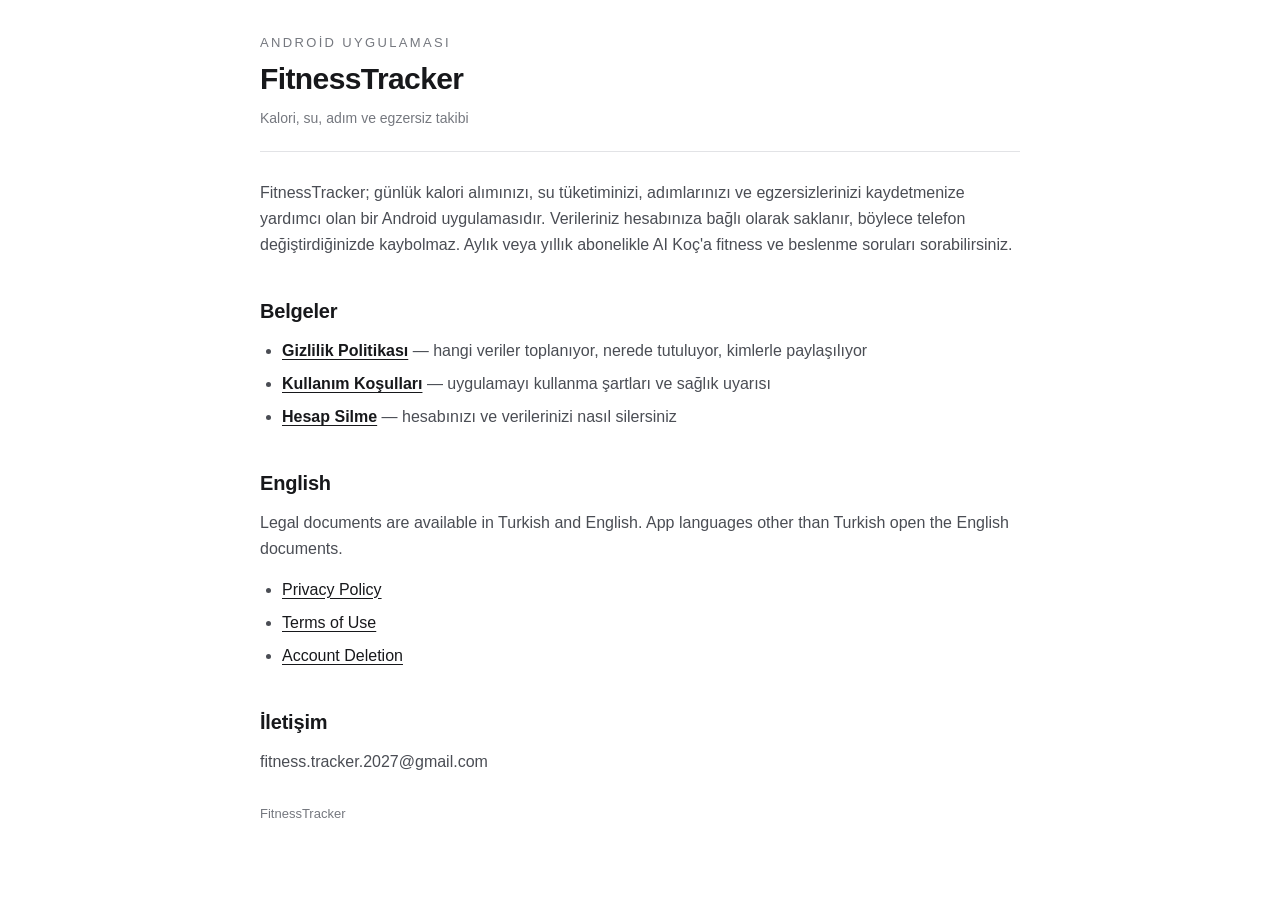
<file: index.html>
<!doctype html>
<html lang="tr">
<head>
<meta charset="utf-8">
<meta name="viewport" content="width=device-width, initial-scale=1">
<title>FitnessTracker</title>
<meta name="description" content="FitnessTracker uygulamasının gizlilik politikası, kullanım koşulları ve hesap silme bilgileri.">
<link rel="stylesheet" href="ortak.css">
</head>
<body>
<main>

<header class="doc">
  <p class="app-name">Android uygulaması</p>
  <h1>FitnessTracker</h1>
  <p class="updated">Kalori, su, adım ve egzersiz takibi</p>
</header>

<p>
  FitnessTracker; günlük kalori alımınızı, su tüketiminizi, adımlarınızı ve
  egzersizlerinizi kaydetmenize yardımcı olan bir Android uygulamasıdır.
  Verileriniz hesabınıza bağlı olarak saklanır, böylece telefon
  değiştirdiğinizde kaybolmaz. Aylık veya yıllık abonelikle AI Koç'a fitness ve beslenme
  soruları sorabilirsiniz.
</p>

<h2>Belgeler</h2>

<ul>
  <li><a href="gizlilik.html"><strong>Gizlilik Politikası</strong></a> —
      hangi veriler toplanıyor, nerede tutuluyor, kimlerle paylaşılıyor</li>
  <li><a href="kosullar.html"><strong>Kullanım Koşulları</strong></a> —
      uygulamayı kullanma şartları ve sağlık uyarısı</li>
  <li><a href="hesap-silme.html"><strong>Hesap Silme</strong></a> —
      hesabınızı ve verilerinizi nasıl silersiniz</li>
</ul>

<h2>English</h2>

<p>Legal documents are available in Turkish and English. App languages other
than Turkish open the English documents.</p>

<ul>
  <li><a href="privacy.html">Privacy Policy</a></li>
  <li><a href="terms.html">Terms of Use</a></li>
  <li><a href="delete-account.html">Account Deletion</a></li>
</ul>

<h2>İletişim</h2>

<p>fitness.tracker.2027@gmail.com</p>

<footer class="doc">
  FitnessTracker
</footer>

</main>
</body>
</html>
</file>
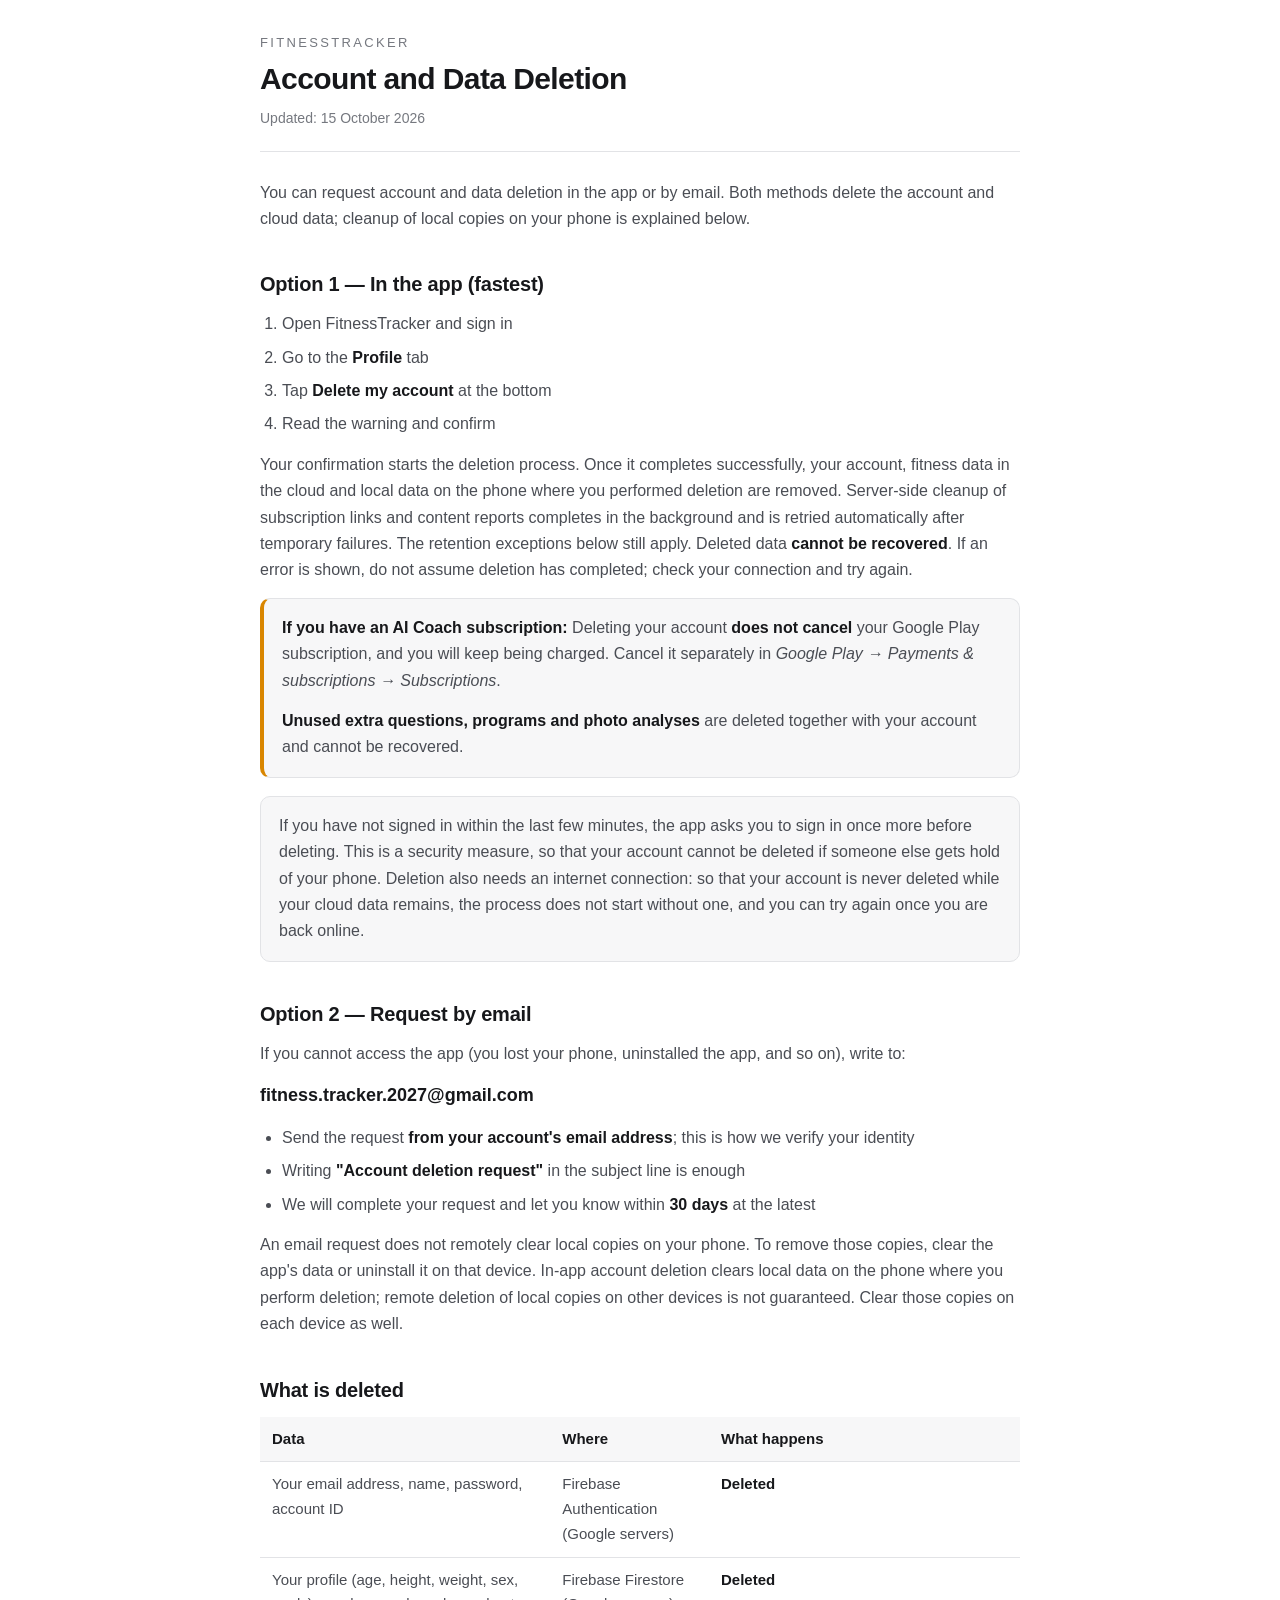
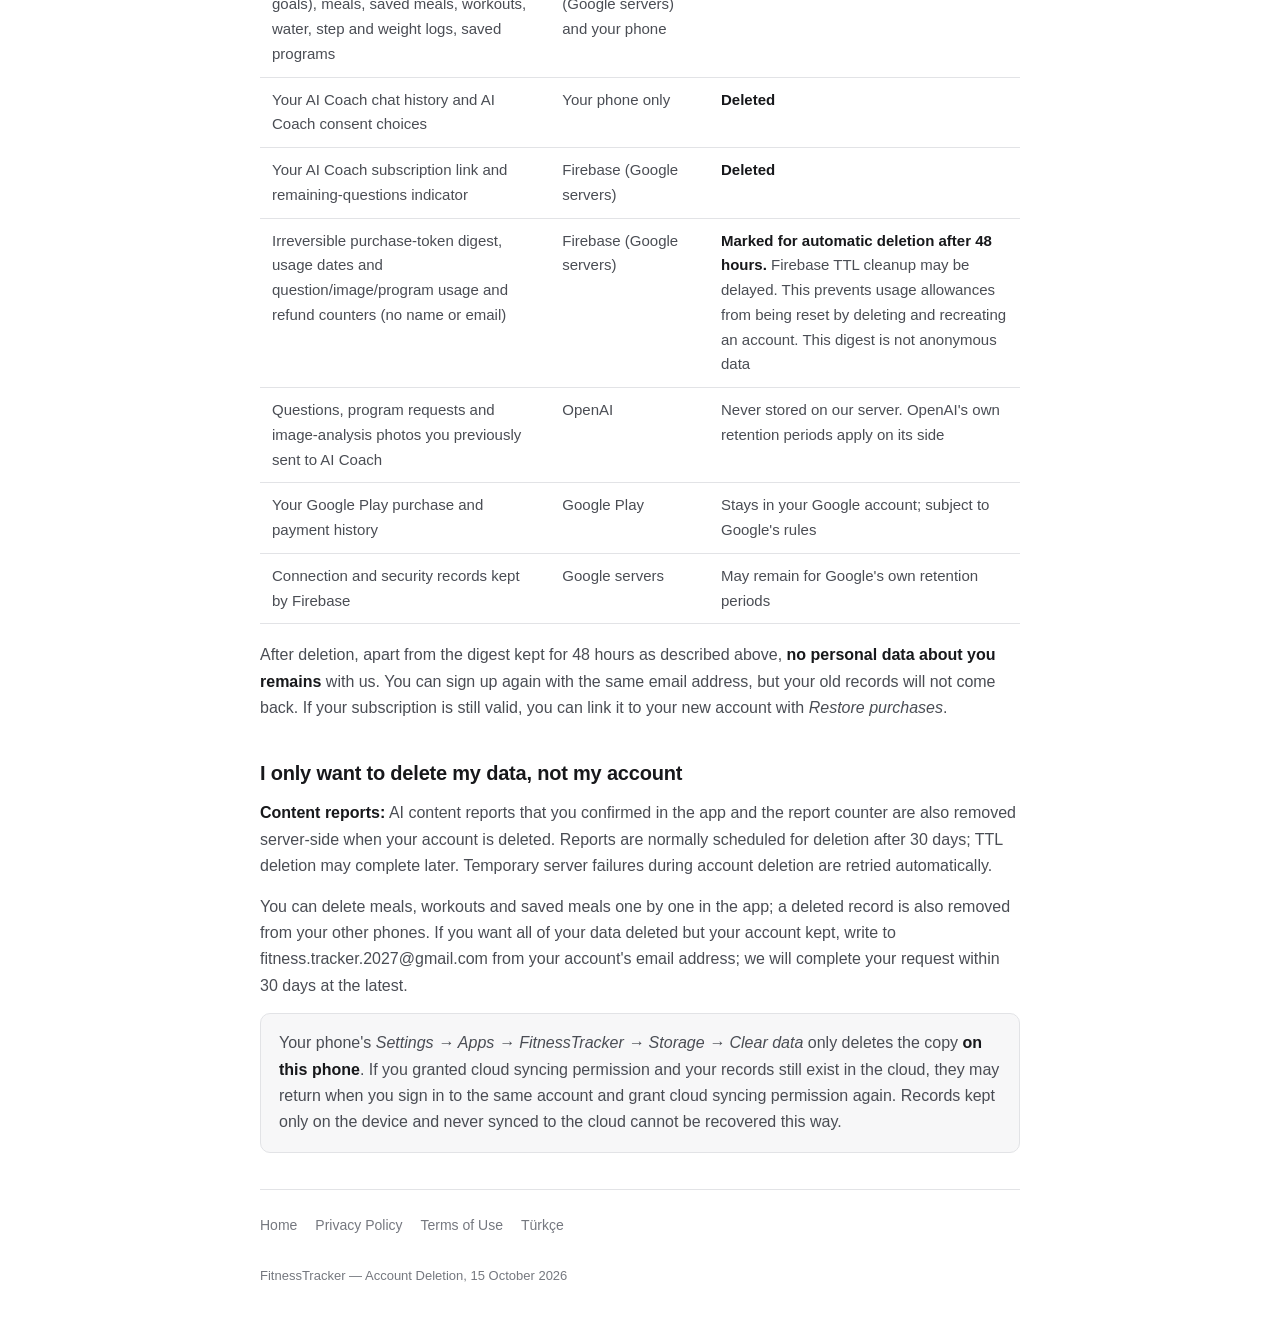
<file: delete-account.html>
<!doctype html>
<html lang="en">
<head>
<meta charset="utf-8">
<meta name="viewport" content="width=device-width, initial-scale=1">
<title>Account Deletion — FitnessTracker</title>
<meta name="description" content="How to delete your FitnessTracker account and data.">
<link rel="stylesheet" href="ortak.css">
</head>
<body>
<main>

<header class="doc">
  <p class="app-name">FitnessTracker</p>
  <h1>Account and Data Deletion</h1>
  <p class="updated">Updated: 15 October 2026</p>
</header>

<p>
  You can request account and data deletion in the app or by email. Both
  methods delete the account and cloud data; cleanup of local copies on
  your phone is explained below.
</p>

<h2>Option 1 — In the app (fastest)</h2>

<ol>
  <li>Open FitnessTracker and sign in</li>
  <li>Go to the <strong>Profile</strong> tab</li>
  <li>Tap <strong>Delete my account</strong> at the bottom</li>
  <li>Read the warning and confirm</li>
</ol>

<p>
  Your confirmation starts the deletion process. Once it completes
  successfully, your account, fitness data in the cloud and local data on
  the phone where you performed deletion are removed. Server-side cleanup of
  subscription links and content reports completes in the background and is
  retried automatically after temporary failures. The retention exceptions
  below still apply. Deleted data <strong>cannot be recovered</strong>.
  If an error is shown, do not assume deletion has completed; check your
  connection and try again.
</p>

<div class="box warn">
  <p>
    <strong>If you have an AI Coach subscription:</strong> Deleting your account
    <strong>does not cancel</strong> your Google Play subscription, and you will
    keep being charged. Cancel it separately in <em>Google Play → Payments &amp;
    subscriptions → Subscriptions</em>.
  </p>
  <p>
    <strong>Unused extra questions, programs and photo analyses</strong> are deleted together with your
    account and cannot be recovered.
  </p>
</div>

<div class="box">
  <p>
    If you have not signed in within the last few minutes, the app asks you to
    sign in once more before deleting. This is a security measure, so that
    your account cannot be deleted if someone else gets hold of your phone.
    Deletion also needs an internet connection: so that your account is never
    deleted while your cloud data remains, the process does not start without
    one, and you can try again once you are back online.
  </p>
</div>

<h2>Option 2 — Request by email</h2>

<p>
  If you cannot access the app (you lost your phone, uninstalled the app,
  and so on), write to:
</p>

<p style="font-size:18px"><strong>fitness.tracker.2027@gmail.com</strong></p>

<ul>
  <li>Send the request <strong>from your account's email address</strong>; this
      is how we verify your identity</li>
  <li>Writing <strong>"Account deletion request"</strong> in the subject line is
      enough</li>
  <li>We will complete your request and let you know within
      <strong>30 days</strong> at the latest</li>
</ul>

<p>
  An email request does not remotely clear local copies on your phone.
  To remove those copies, clear the app's data or uninstall it on that
  device. In-app account deletion clears local data on the phone where you
  perform deletion; remote deletion of local copies on other devices is
  not guaranteed. Clear those copies on each device as well.
</p>

<h2>What is deleted</h2>

<div class="table-wrap">
<table>
  <tr><th>Data</th><th>Where</th><th>What happens</th></tr>
  <tr>
    <td>Your email address, name, password, account ID</td>
    <td>Firebase Authentication (Google servers)</td>
    <td><strong>Deleted</strong></td>
  </tr>
  <tr>
    <td>Your profile (age, height, weight, sex, goals), meals, saved meals,
        workouts, water, step and weight logs, saved programs</td>
    <td>Firebase Firestore (Google servers) and your phone</td>
    <td><strong>Deleted</strong></td>
  </tr>
  <tr>
    <td>Your AI Coach chat history and AI Coach consent choices</td>
    <td>Your phone only</td>
    <td><strong>Deleted</strong></td>
  </tr>
  <tr>
    <td>Your AI Coach subscription link and remaining-questions indicator</td>
    <td>Firebase (Google servers)</td>
    <td><strong>Deleted</strong></td>
  </tr>
  <tr>
    <td>Irreversible purchase-token digest, usage dates and question/image/program usage and refund counters
        (no name or email)</td>
    <td>Firebase (Google servers)</td>
    <td><strong>Marked for automatic deletion after 48 hours.</strong>
        Firebase TTL cleanup may be delayed. This prevents usage allowances
        from being reset by deleting and recreating an account. This digest is not anonymous data</td>
  </tr>
  <tr>
    <td>Questions, program requests and image-analysis photos you previously sent to AI Coach</td>
    <td>OpenAI</td>
    <td>Never stored on our server. OpenAI's own retention periods apply on its
        side</td>
  </tr>
  <tr>
    <td>Your Google Play purchase and payment history</td>
    <td>Google Play</td>
    <td>Stays in your Google account; subject to Google's rules</td>
  </tr>
  <tr>
    <td>Connection and security records kept by Firebase</td>
    <td>Google servers</td>
    <td>May remain for Google's own retention periods</td>
  </tr>
</table>
</div>

<p>
  After deletion, apart from the digest kept for 48 hours as described above,
  <strong>no personal data about you remains</strong> with us. You can sign up
  again with the same email address, but your old records will not come back.
  If your subscription is still valid, you can link it to your new account
  with <em>Restore purchases</em>.
</p>

<h2>I only want to delete my data, not my account</h2>

<p><strong>Content reports:</strong> AI content reports that you confirmed
in the app and the report counter are also removed server-side when your
account is deleted. Reports are normally scheduled for deletion after 30
days; TTL deletion may complete later. Temporary server failures during
account deletion are retried automatically.</p>

<p>
  You can delete meals, workouts and saved meals one by one in the app; a
  deleted record is also removed from your other phones. If you want all of
  your data deleted but your account kept, write to
  fitness.tracker.2027@gmail.com from your account's email address; we will
  complete your request within 30 days at the latest.
</p>

<div class="box">
  <p>
    Your phone's <em>Settings → Apps → FitnessTracker → Storage → Clear
    data</em> only deletes the copy <strong>on this phone</strong>. If you granted
    cloud syncing permission and your records still exist in the cloud, they
    may return when you sign in to the same account and grant cloud syncing
    permission again. Records kept only on the device and never synced to
    the cloud cannot be recovered this way.
  </p>
</div>

<nav class="nav">
  <a href="index.html">Home</a>
  <a href="privacy.html">Privacy Policy</a>
  <a href="terms.html">Terms of Use</a>
  <a href="hesap-silme.html">Türkçe</a>
</nav>

<footer class="doc">
  FitnessTracker — Account Deletion, 15 October 2026
</footer>

</main>
</body>
</html>
</file>
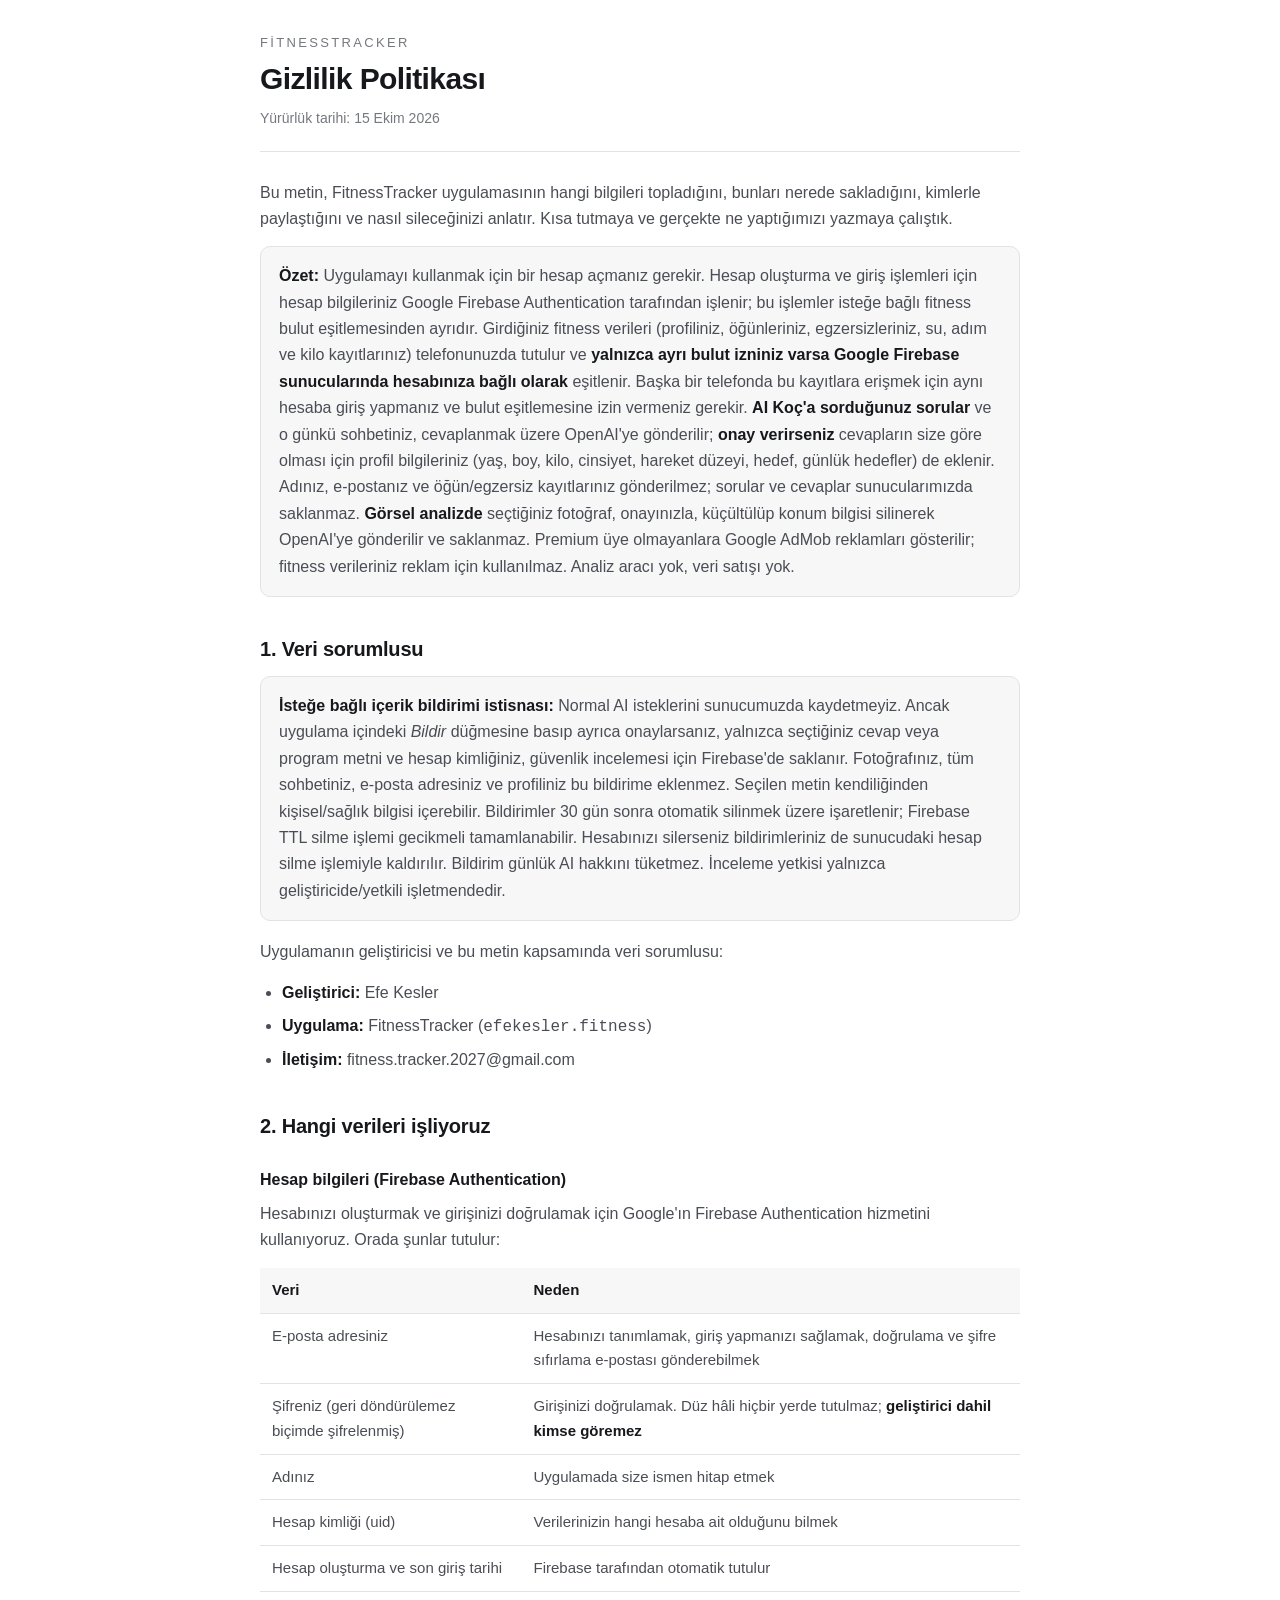
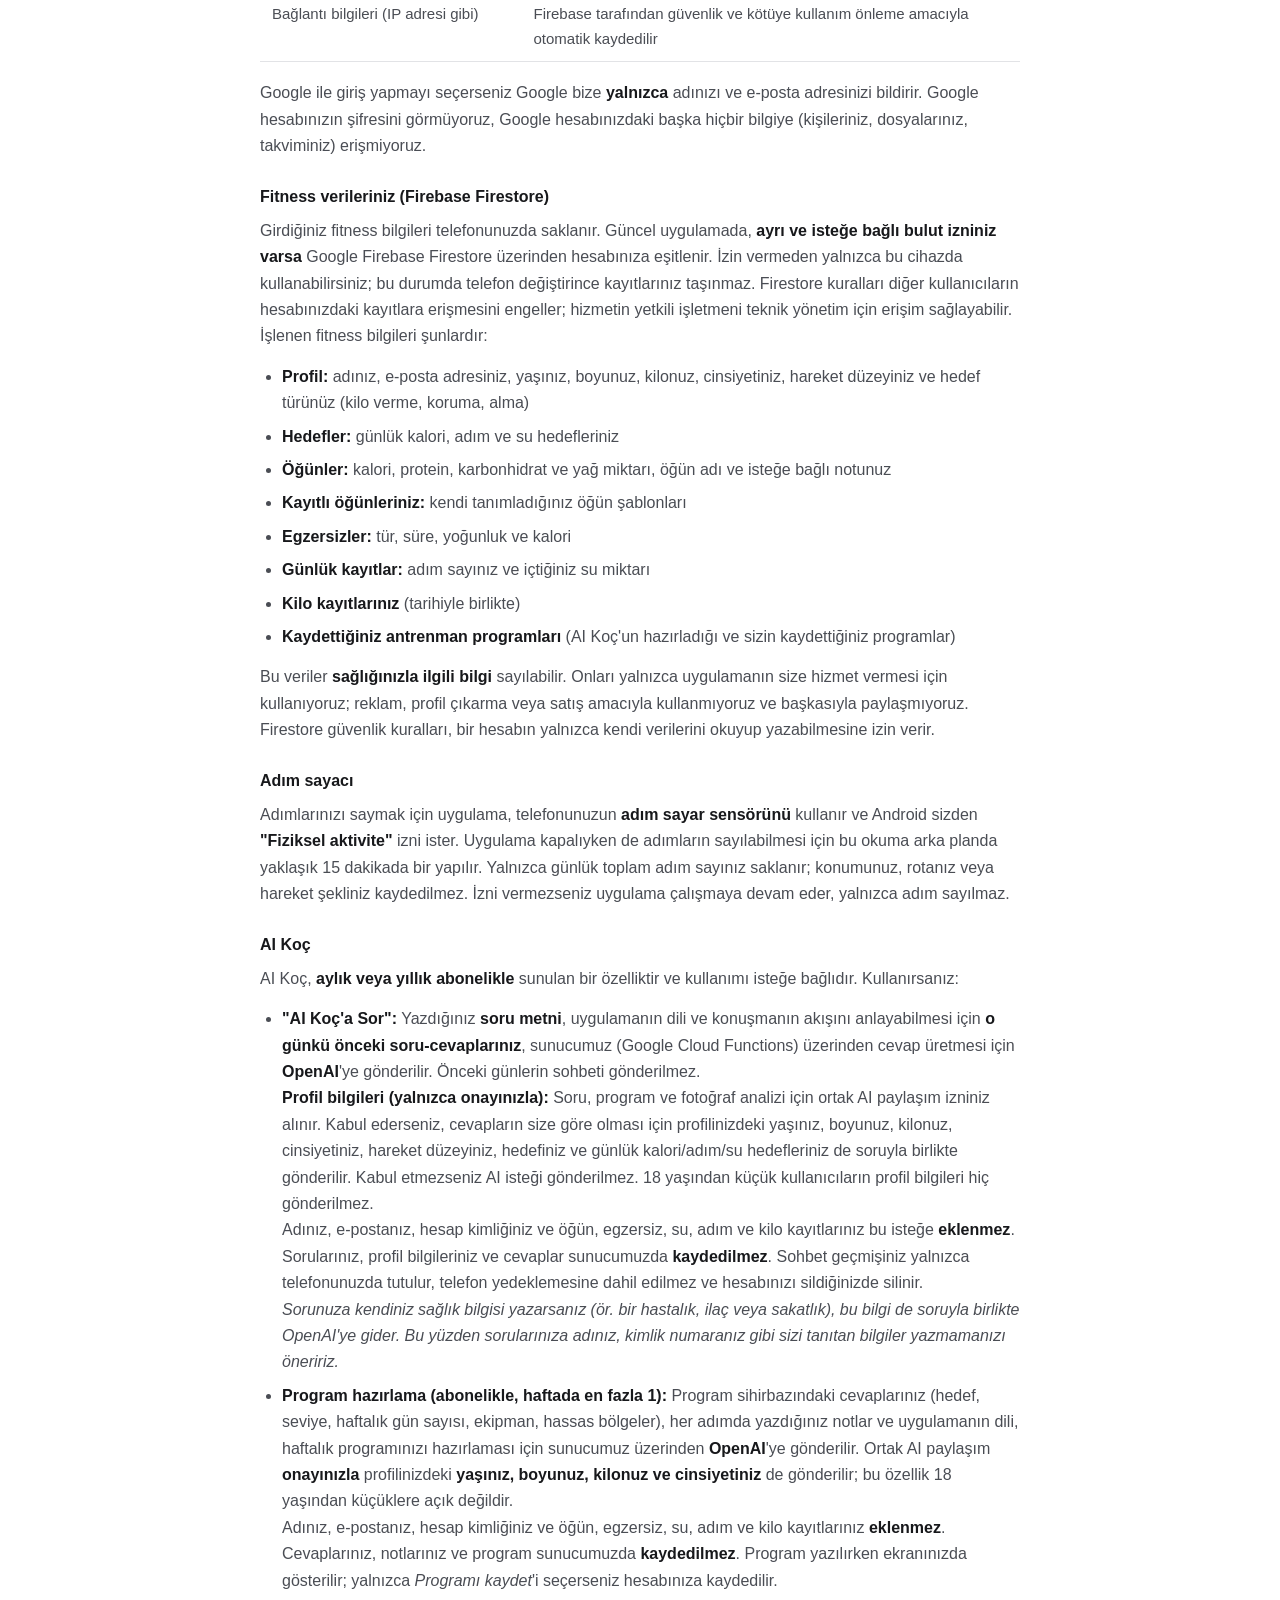
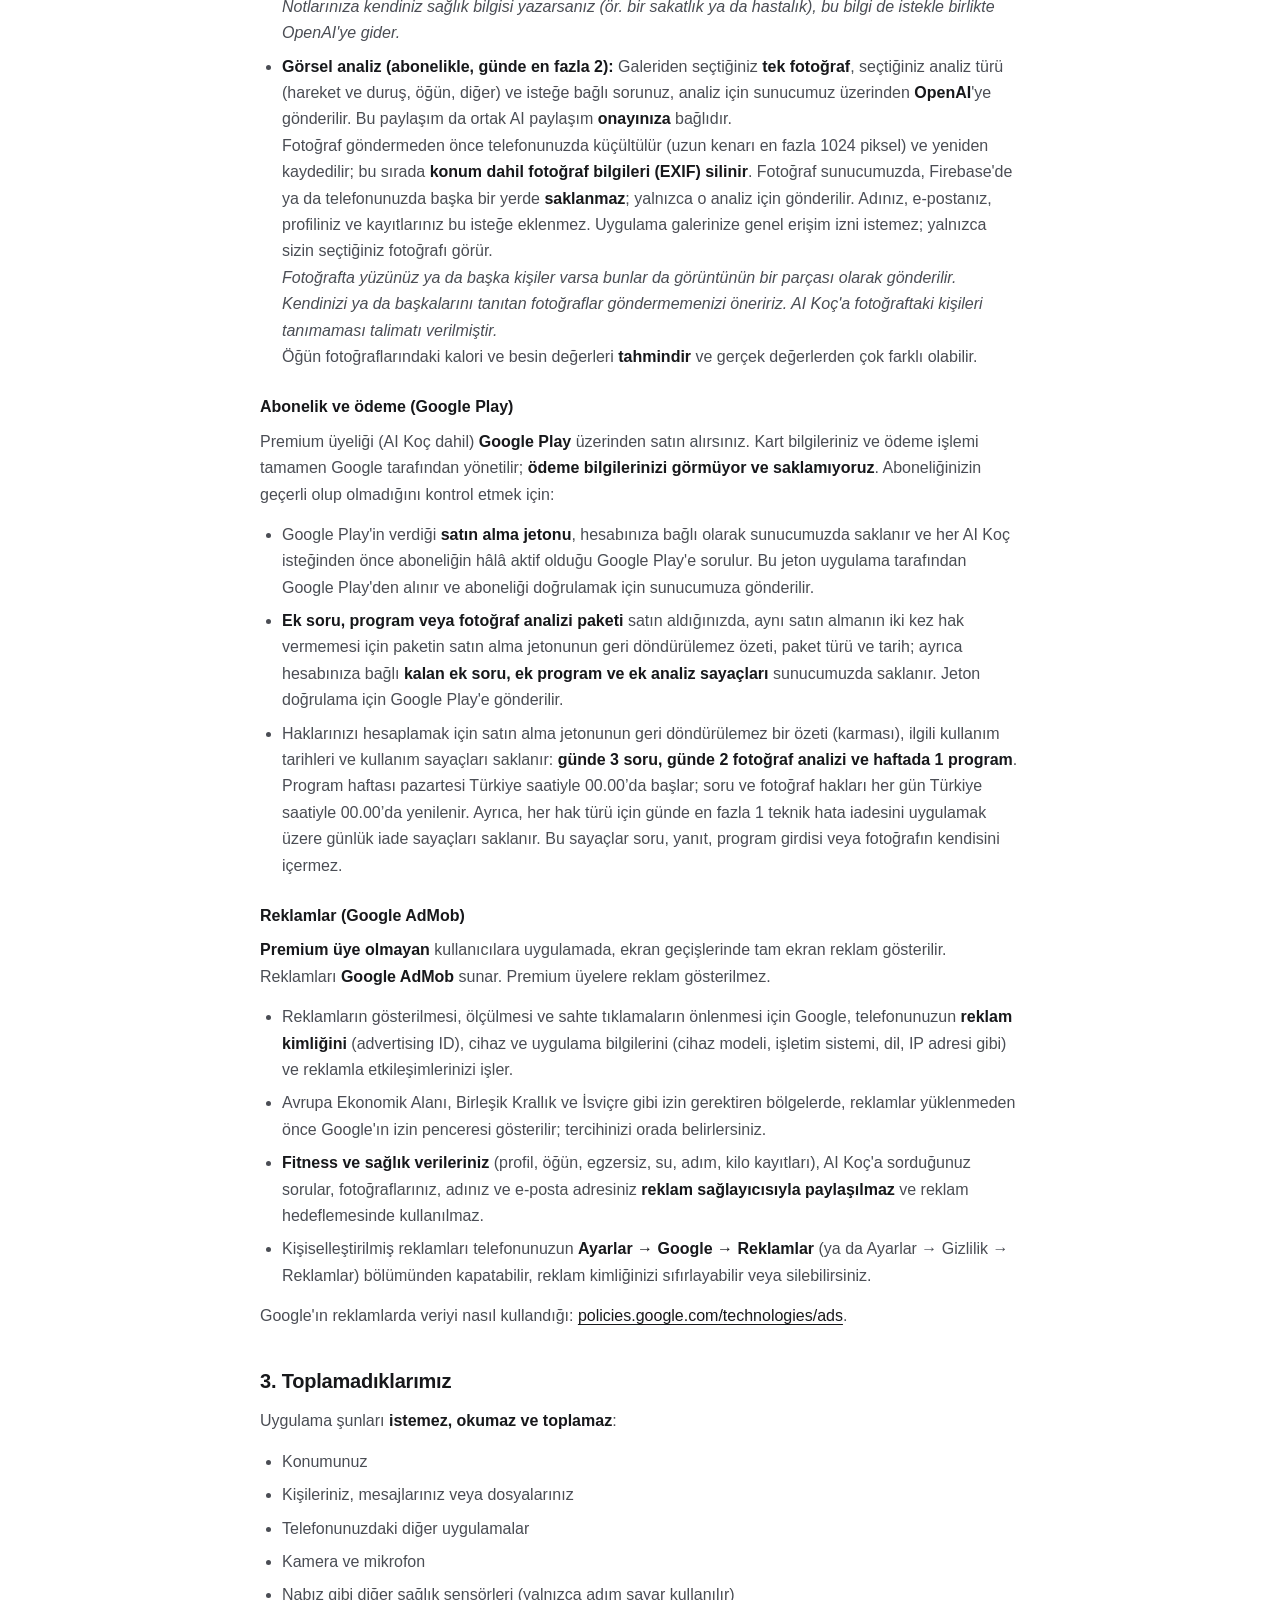
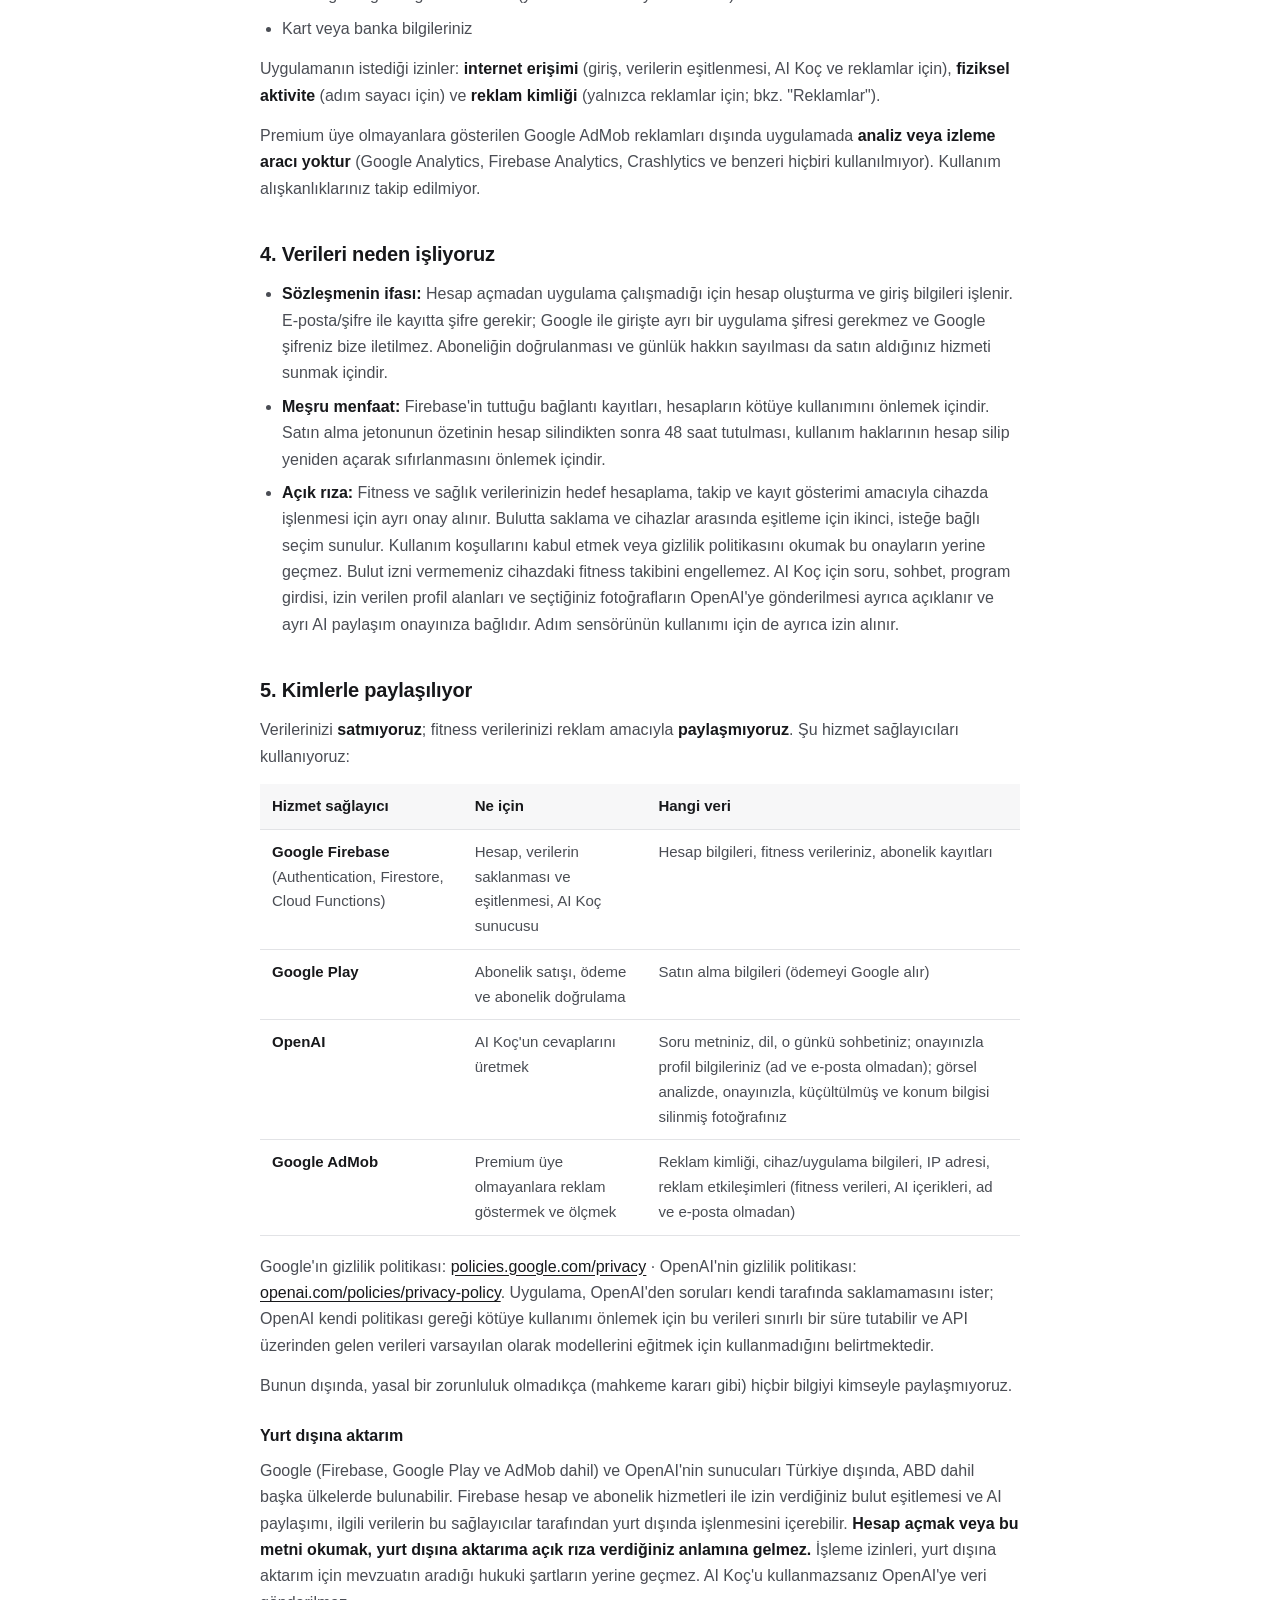
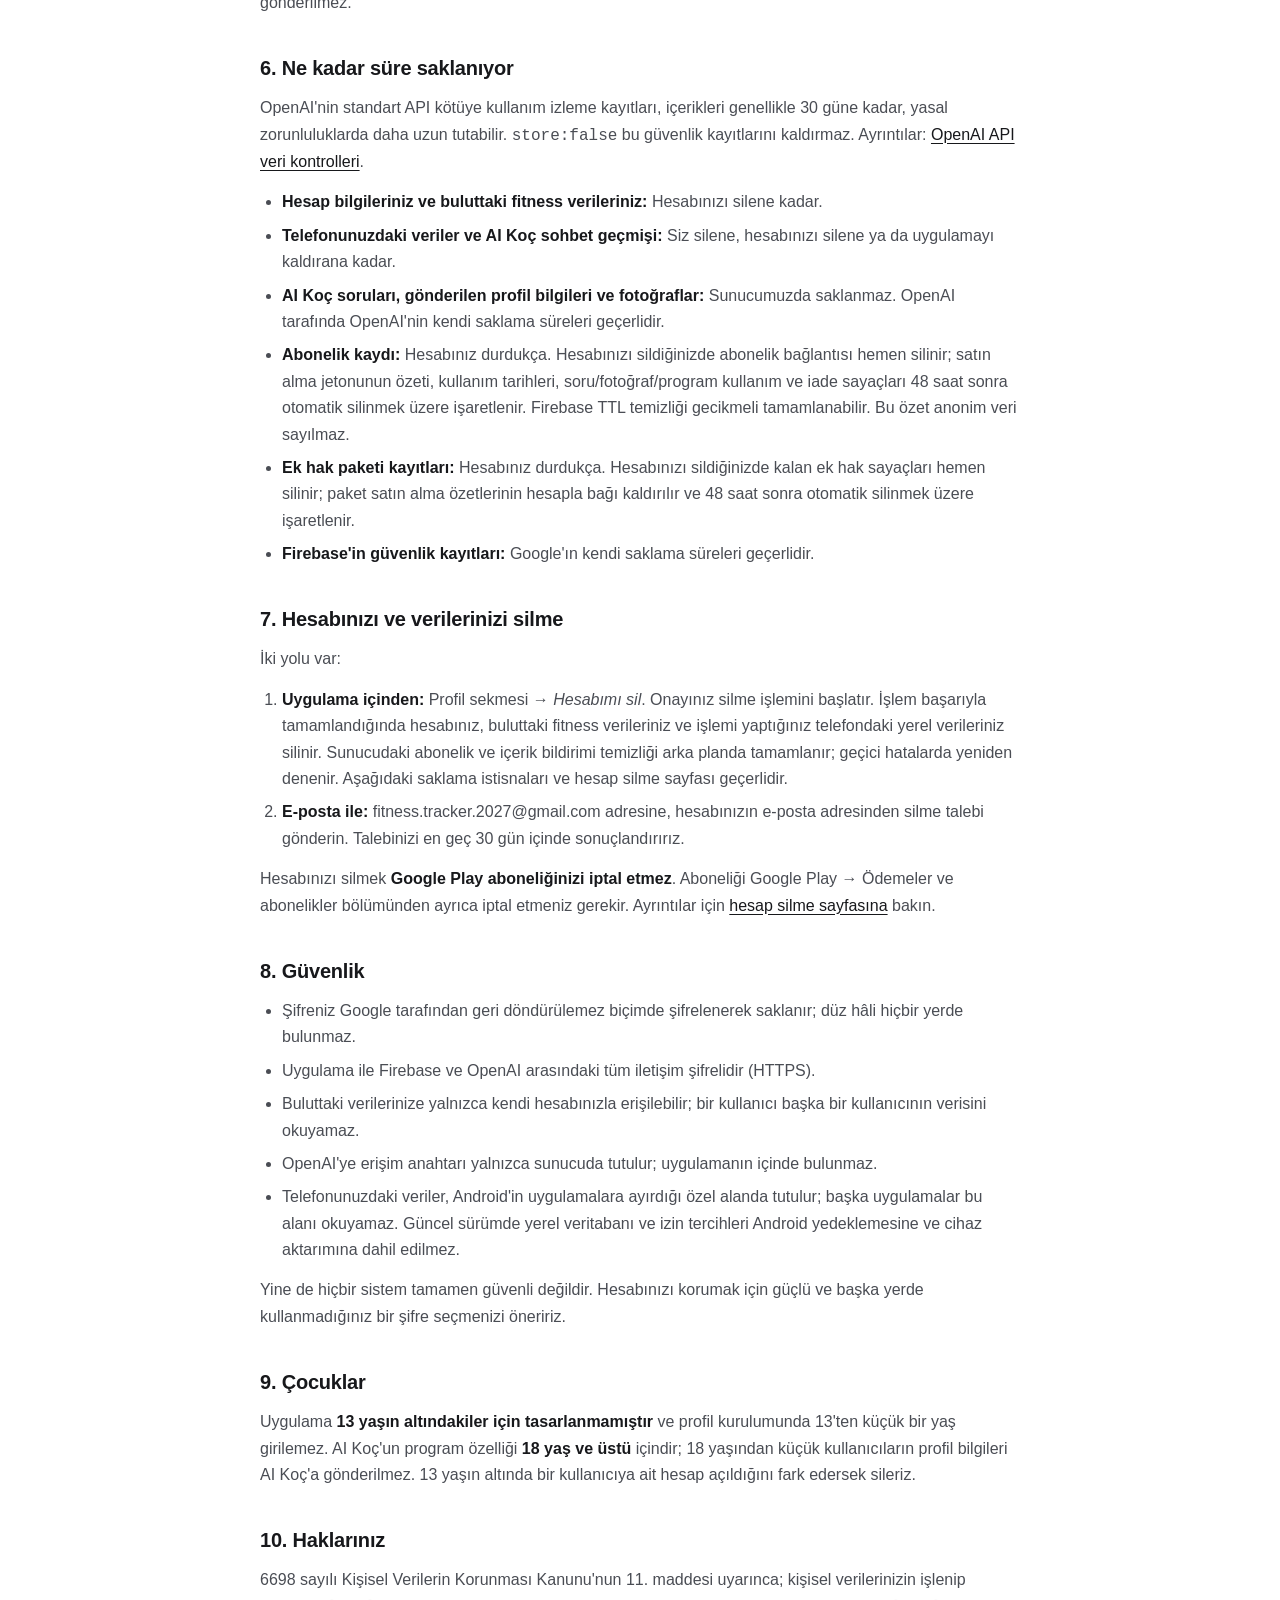
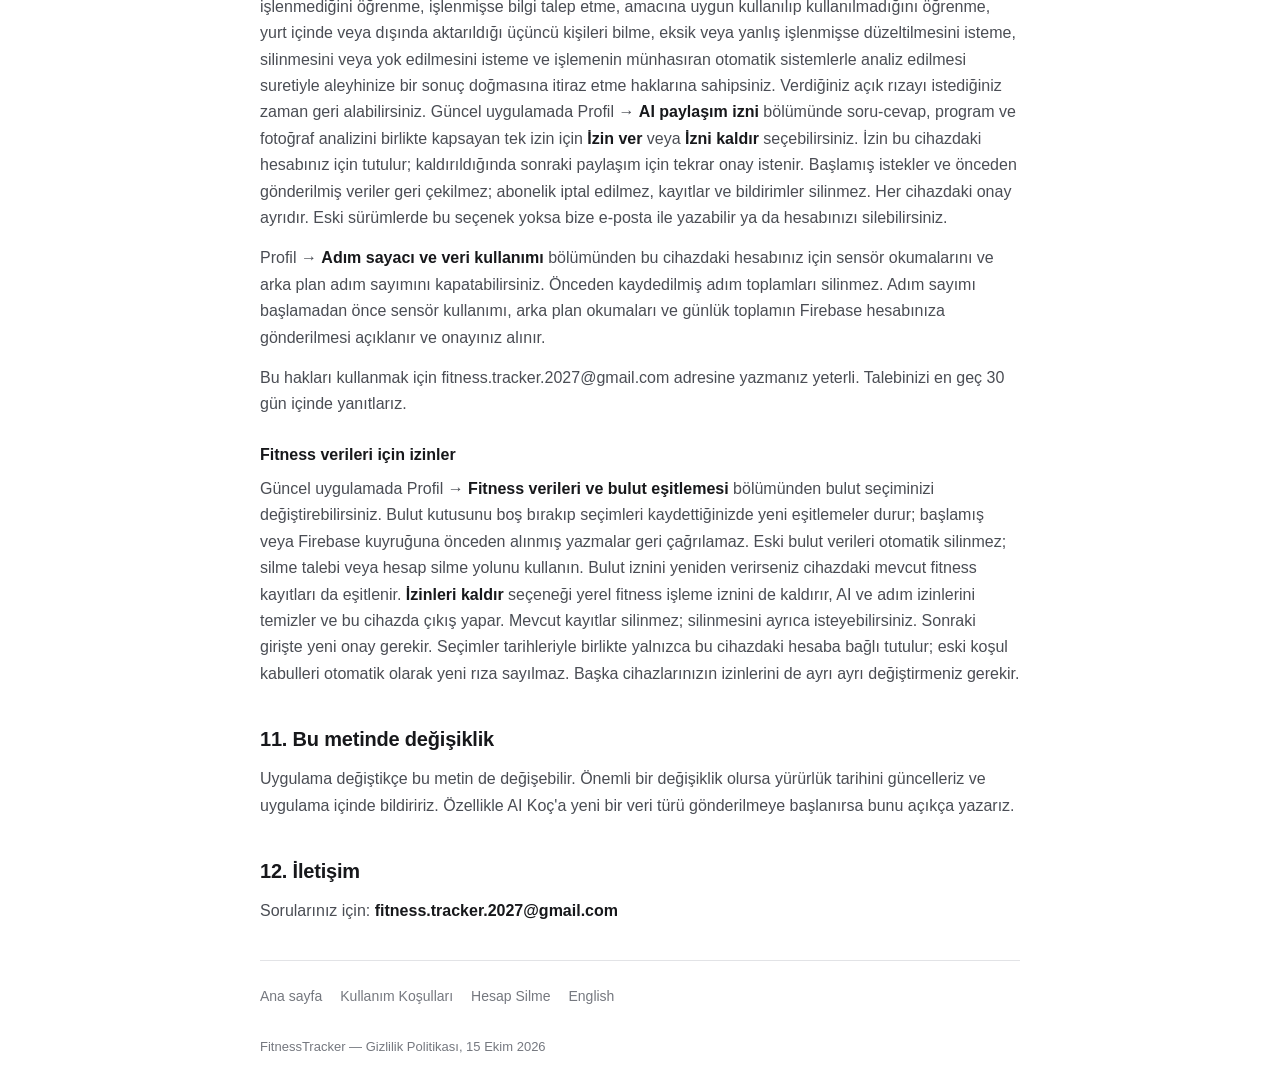
<file: gizlilik.html>
<!doctype html>
<html lang="tr">
<head>
<meta charset="utf-8">
<meta name="viewport" content="width=device-width, initial-scale=1">
<title>Gizlilik Politikası — FitnessTracker</title>
<meta name="description" content="FitnessTracker uygulamasının hangi verileri topladığı, nerede sakladığı, kimlerle paylaştığı ve nasıl sildiği.">
<link rel="stylesheet" href="ortak.css">
</head>
<body>
<main>

<header class="doc">
  <p class="app-name">FitnessTracker</p>
  <h1>Gizlilik Politikası</h1>
  <p class="updated">Yürürlük tarihi: 15 Ekim 2026</p>
</header>

<p>
  Bu metin, FitnessTracker uygulamasının hangi bilgileri topladığını, bunları
  nerede sakladığını, kimlerle paylaştığını ve nasıl sileceğinizi anlatır.
  Kısa tutmaya ve gerçekte ne yaptığımızı yazmaya çalıştık.
</p>

<div class="box">
  <p><strong>Özet:</strong> Uygulamayı kullanmak için bir hesap açmanız gerekir.
  Hesap oluşturma ve giriş işlemleri için hesap bilgileriniz Google Firebase
  Authentication tarafından işlenir; bu işlemler isteğe bağlı fitness bulut
  eşitlemesinden ayrıdır. Girdiğiniz fitness verileri (profiliniz, öğünleriniz,
  egzersizleriniz, su, adım ve kilo kayıtlarınız) telefonunuzda tutulur ve
  <strong>yalnızca ayrı bulut izniniz varsa Google Firebase sunucularında
  hesabınıza bağlı olarak</strong> eşitlenir. Başka bir telefonda bu kayıtlara
  erişmek için aynı hesaba giriş yapmanız ve bulut eşitlemesine izin vermeniz
  gerekir. <strong>AI Koç'a sorduğunuz
  sorular</strong> ve o günkü sohbetiniz, cevaplanmak üzere OpenAI'ye gönderilir;
  <strong>onay verirseniz</strong> cevapların size göre olması için profil
  bilgileriniz (yaş, boy, kilo, cinsiyet, hareket düzeyi, hedef, günlük
  hedefler) de eklenir. Adınız, e-postanız ve öğün/egzersiz kayıtlarınız
  gönderilmez; sorular ve cevaplar sunucularımızda saklanmaz. <strong>Görsel
  analizde</strong> seçtiğiniz fotoğraf, onayınızla, küçültülüp konum bilgisi
  silinerek OpenAI'ye gönderilir ve saklanmaz. Premium üye olmayanlara Google AdMob reklamları gösterilir; fitness verileriniz reklam için kullanılmaz. Analiz aracı yok, veri satışı yok.</p>
</div>

<h2>1. Veri sorumlusu</h2>

<div class="box">
  <p><strong>İsteğe bağlı içerik bildirimi istisnası:</strong> Normal AI
  isteklerini sunucumuzda kaydetmeyiz. Ancak uygulama içindeki <em>Bildir</em>
  düğmesine basıp ayrıca onaylarsanız, yalnızca seçtiğiniz cevap veya program
  metni ve hesap kimliğiniz, güvenlik incelemesi için Firebase'de saklanır.
  Fotoğrafınız, tüm sohbetiniz, e-posta adresiniz ve profiliniz bu bildirime
  eklenmez. Seçilen metin kendiliğinden kişisel/sağlık bilgisi içerebilir.
  Bildirimler 30 gün sonra otomatik silinmek üzere işaretlenir; Firebase TTL
  silme işlemi gecikmeli tamamlanabilir. Hesabınızı silerseniz bildirimleriniz
  de sunucudaki hesap silme işlemiyle kaldırılır. Bildirim günlük AI hakkını
  tüketmez. İnceleme yetkisi yalnızca geliştiricide/yetkili işletmendedir.</p>
</div>

<p>
  Uygulamanın geliştiricisi ve bu metin kapsamında veri sorumlusu:
</p>
<ul>
  <li><strong>Geliştirici:</strong> Efe Kesler</li>
  <li><strong>Uygulama:</strong> FitnessTracker (<code>efekesler.fitness</code>)</li>
  <li><strong>İletişim:</strong> fitness.tracker.2027@gmail.com</li>
</ul>

<h2>2. Hangi verileri işliyoruz</h2>

<h3>Hesap bilgileri (Firebase Authentication)</h3>

<p>
  Hesabınızı oluşturmak ve girişinizi doğrulamak için Google'ın Firebase
  Authentication hizmetini kullanıyoruz. Orada şunlar tutulur:
</p>

<div class="table-wrap">
<table>
  <tr><th>Veri</th><th>Neden</th></tr>
  <tr><td>E-posta adresiniz</td><td>Hesabınızı tanımlamak, giriş yapmanızı sağlamak, doğrulama ve şifre sıfırlama e-postası gönderebilmek</td></tr>
  <tr><td>Şifreniz (geri döndürülemez biçimde şifrelenmiş)</td><td>Girişinizi doğrulamak. Düz hâli hiçbir yerde tutulmaz; <strong>geliştirici dahil kimse göremez</strong></td></tr>
  <tr><td>Adınız</td><td>Uygulamada size ismen hitap etmek</td></tr>
  <tr><td>Hesap kimliği (uid)</td><td>Verilerinizin hangi hesaba ait olduğunu bilmek</td></tr>
  <tr><td>Hesap oluşturma ve son giriş tarihi</td><td>Firebase tarafından otomatik tutulur</td></tr>
  <tr><td>Bağlantı bilgileri (IP adresi gibi)</td><td>Firebase tarafından güvenlik ve kötüye kullanım önleme amacıyla otomatik kaydedilir</td></tr>
</table>
</div>

<p>
  Google ile giriş yapmayı seçerseniz Google bize <strong>yalnızca</strong>
  adınızı ve e-posta adresinizi bildirir. Google hesabınızın şifresini
  görmüyoruz, Google hesabınızdaki başka hiçbir bilgiye (kişileriniz,
  dosyalarınız, takviminiz) erişmiyoruz.
</p>

<h3>Fitness verileriniz (Firebase Firestore)</h3>

<p>
Girdiğiniz fitness bilgileri telefonunuzda saklanır. Güncel uygulamada,
<strong>ayrı ve isteğe bağlı bulut izniniz varsa</strong> Google Firebase
Firestore üzerinden hesabınıza eşitlenir. İzin vermeden yalnızca bu cihazda
kullanabilirsiniz; bu durumda telefon değiştirince kayıtlarınız taşınmaz.
Firestore kuralları diğer kullanıcıların hesabınızdaki kayıtlara erişmesini
engeller; hizmetin yetkili işletmeni teknik yönetim için erişim sağlayabilir.
İşlenen fitness bilgileri şunlardır:
</p>

<ul>
  <li><strong>Profil:</strong> adınız, e-posta adresiniz, yaşınız, boyunuz,
      kilonuz, cinsiyetiniz, hareket düzeyiniz ve hedef türünüz (kilo verme,
      koruma, alma)</li>
  <li><strong>Hedefler:</strong> günlük kalori, adım ve su hedefleriniz</li>
  <li><strong>Öğünler:</strong> kalori, protein, karbonhidrat ve yağ miktarı,
      öğün adı ve isteğe bağlı notunuz</li>
  <li><strong>Kayıtlı öğünleriniz:</strong> kendi tanımladığınız öğün şablonları</li>
  <li><strong>Egzersizler:</strong> tür, süre, yoğunluk ve kalori</li>
  <li><strong>Günlük kayıtlar:</strong> adım sayınız ve içtiğiniz su miktarı</li>
  <li><strong>Kilo kayıtlarınız</strong> (tarihiyle birlikte)</li>
  <li><strong>Kaydettiğiniz antrenman programları</strong> (AI Koç'un
      hazırladığı ve sizin kaydettiğiniz programlar)</li>
</ul>

<p>
  Bu veriler <strong>sağlığınızla ilgili bilgi</strong> sayılabilir. Onları
  yalnızca uygulamanın size hizmet vermesi için kullanıyoruz; reklam, profil
  çıkarma veya satış amacıyla kullanmıyoruz ve başkasıyla paylaşmıyoruz.
  Firestore güvenlik kuralları, bir hesabın yalnızca kendi verilerini
  okuyup yazabilmesine izin verir.
</p>

<h3>Adım sayacı</h3>

<p>
  Adımlarınızı saymak için uygulama, telefonunuzun <strong>adım sayar
  sensörünü</strong> kullanır ve Android sizden <strong>"Fiziksel aktivite"</strong>
  izni ister. Uygulama kapalıyken de adımların sayılabilmesi için bu okuma
  arka planda yaklaşık 15 dakikada bir yapılır. Yalnızca günlük toplam adım
  sayınız saklanır; konumunuz, rotanız veya hareket şekliniz kaydedilmez.
  İzni vermezseniz uygulama çalışmaya devam eder, yalnızca adım sayılmaz.
</p>

<h3>AI Koç</h3>

<p>
  AI Koç, <strong>aylık veya yıllık abonelikle</strong> sunulan bir özelliktir ve
  kullanımı isteğe bağlıdır. Kullanırsanız:
</p>

<ul>
  <li><strong>"AI Koç'a Sor":</strong> Yazdığınız <strong>soru metni</strong>,
      uygulamanın dili ve konuşmanın akışını anlayabilmesi için
      <strong>o günkü önceki soru-cevaplarınız</strong>, sunucumuz (Google Cloud
      Functions) üzerinden cevap üretmesi için <strong>OpenAI</strong>'ye
      gönderilir. Önceki günlerin sohbeti gönderilmez.
      <br><strong>Profil bilgileri (yalnızca onayınızla):</strong> Soru, program ve fotoğraf analizi için ortak AI paylaşım izniniz alınır. Kabul ederseniz, cevapların size göre olması için
      profilinizdeki yaşınız, boyunuz, kilonuz, cinsiyetiniz, hareket
      düzeyiniz, hedefiniz ve günlük kalori/adım/su hedefleriniz de soruyla
      birlikte gönderilir. Kabul etmezseniz AI isteği gönderilmez. 18 yaşından küçük kullanıcıların profil bilgileri hiç
      gönderilmez.
      <br>Adınız, e-postanız, hesap kimliğiniz ve öğün, egzersiz, su, adım ve
      kilo kayıtlarınız bu isteğe <strong>eklenmez</strong>. Sorularınız, profil
      bilgileriniz ve cevaplar sunucumuzda <strong>kaydedilmez</strong>. Sohbet
      geçmişiniz yalnızca telefonunuzda tutulur, telefon yedeklemesine dahil
      edilmez ve hesabınızı sildiğinizde silinir.
      <br><em>Sorunuza kendiniz sağlık bilgisi yazarsanız (ör. bir hastalık,
      ilaç veya sakatlık), bu bilgi de soruyla birlikte OpenAI'ye gider.
      Bu yüzden sorularınıza adınız, kimlik numaranız gibi sizi tanıtan
      bilgiler yazmamanızı öneririz.</em></li>
  <li><strong>Program hazırlama (abonelikle, haftada en fazla 1):</strong>
      Program sihirbazındaki cevaplarınız (hedef, seviye, haftalık gün sayısı,
      ekipman, hassas bölgeler), her adımda yazdığınız notlar ve uygulamanın
      dili, haftalık programınızı hazırlaması için sunucumuz üzerinden
      <strong>OpenAI</strong>'ye gönderilir. Ortak AI paylaşım <strong>onayınızla</strong> profilinizdeki <strong>yaşınız, boyunuz,
      kilonuz ve cinsiyetiniz</strong> de gönderilir; bu özellik 18 yaşından
      küçüklere açık değildir.
      <br>Adınız, e-postanız, hesap kimliğiniz ve öğün, egzersiz, su, adım ve
      kilo kayıtlarınız <strong>eklenmez</strong>. Cevaplarınız, notlarınız ve
      program sunucumuzda <strong>kaydedilmez</strong>. Program yazılırken
      ekranınızda gösterilir; yalnızca <em>Programı kaydet</em>'i seçerseniz
      hesabınıza kaydedilir.
      <br><em>Notlarınıza kendiniz sağlık bilgisi yazarsanız (ör. bir sakatlık
      ya da hastalık), bu bilgi de istekle birlikte OpenAI'ye gider.</em></li>
  <li><strong>Görsel analiz (abonelikle, günde en fazla 2):</strong> Galeriden
      seçtiğiniz <strong>tek fotoğraf</strong>, seçtiğiniz analiz türü (hareket ve
      duruş, öğün, diğer) ve isteğe bağlı sorunuz, analiz için sunucumuz
      üzerinden <strong>OpenAI</strong>'ye gönderilir. Bu paylaşım da ortak AI paylaşım <strong>onayınıza</strong> bağlıdır.
      <br>Fotoğraf göndermeden önce telefonunuzda küçültülür (uzun kenarı en fazla
      1024 piksel) ve yeniden kaydedilir; bu sırada <strong>konum dahil fotoğraf
      bilgileri (EXIF) silinir</strong>. Fotoğraf sunucumuzda, Firebase'de ya da
      telefonunuzda başka bir yerde <strong>saklanmaz</strong>; yalnızca o analiz
      için gönderilir. Adınız, e-postanız, profiliniz ve kayıtlarınız bu isteğe
      eklenmez. Uygulama galerinize genel erişim izni istemez; yalnızca sizin
      seçtiğiniz fotoğrafı görür.
      <br><em>Fotoğrafta yüzünüz ya da başka kişiler varsa bunlar da görüntünün
      bir parçası olarak gönderilir. Kendinizi ya da başkalarını tanıtan
      fotoğraflar göndermemenizi öneririz. AI Koç'a fotoğraftaki kişileri
      tanımaması talimatı verilmiştir.</em>
      <br>Öğün fotoğraflarındaki kalori ve besin değerleri <strong>tahmindir</strong>
      ve gerçek değerlerden çok farklı olabilir.</li>
</ul>

<h3>Abonelik ve ödeme (Google Play)</h3>

<p>
  Premium üyeliği (AI Koç dahil) <strong>Google Play</strong> üzerinden satın alırsınız.
  Kart bilgileriniz ve ödeme işlemi tamamen Google tarafından yönetilir;
  <strong>ödeme bilgilerinizi görmüyor ve saklamıyoruz</strong>. Aboneliğinizin
  geçerli olup olmadığını kontrol etmek için:
</p>

<ul>
  <li>Google Play'in verdiği <strong>satın alma jetonu</strong>, hesabınıza
      bağlı olarak sunucumuzda saklanır ve her AI Koç isteğinden önce
      aboneliğin hâlâ aktif olduğu Google Play'e sorulur. Bu jeton
      uygulama tarafından Google Play'den alınır ve aboneliği doğrulamak için
      sunucumuza gönderilir.</li>
  <li><strong>Ek soru, program veya fotoğraf analizi paketi</strong> satın aldığınızda, aynı satın almanın
      iki kez hak vermemesi için paketin satın alma jetonunun geri
      döndürülemez özeti, paket türü ve tarih; ayrıca hesabınıza bağlı
      <strong>kalan ek soru, ek program ve ek analiz sayaçları</strong> sunucumuzda saklanır. Jeton
      doğrulama için Google Play'e gönderilir.</li>
  <li>Haklarınızı hesaplamak için satın alma jetonunun geri döndürülemez bir
      özeti (karması), ilgili kullanım tarihleri ve kullanım sayaçları saklanır:
      <strong>günde 3 soru, günde 2 fotoğraf analizi ve haftada 1 program</strong>.
      Program haftası pazartesi Türkiye saatiyle 00.00’da başlar; soru ve
      fotoğraf hakları her gün Türkiye saatiyle 00.00’da yenilenir. Ayrıca,
      her hak türü için günde en fazla 1 teknik hata iadesini uygulamak üzere
      günlük iade sayaçları saklanır. Bu sayaçlar soru, yanıt, program girdisi
      veya fotoğrafın kendisini içermez.</li>
</ul>

<h3>Reklamlar (Google AdMob)</h3>

<p>
  <strong>Premium üye olmayan</strong> kullanıcılara uygulamada, ekran
  geçişlerinde tam ekran reklam gösterilir. Reklamları <strong>Google
  AdMob</strong> sunar. Premium üyelere reklam gösterilmez.
</p>

<ul>
  <li>Reklamların gösterilmesi, ölçülmesi ve sahte tıklamaların önlenmesi için
      Google, telefonunuzun <strong>reklam kimliğini</strong> (advertising ID),
      cihaz ve uygulama bilgilerini (cihaz modeli, işletim sistemi, dil, IP
      adresi gibi) ve reklamla etkileşimlerinizi işler.</li>
  <li>Avrupa Ekonomik Alanı, Birleşik Krallık ve İsviçre gibi izin gerektiren
      bölgelerde, reklamlar yüklenmeden önce Google'ın izin penceresi
      gösterilir; tercihinizi orada belirlersiniz.</li>
  <li><strong>Fitness ve sağlık verileriniz</strong> (profil, öğün, egzersiz,
      su, adım, kilo kayıtları), AI Koç'a sorduğunuz sorular, fotoğraflarınız,
      adınız ve e-posta adresiniz <strong>reklam sağlayıcısıyla paylaşılmaz</strong>
      ve reklam hedeflemesinde kullanılmaz.</li>
  <li>Kişiselleştirilmiş reklamları telefonunuzun <strong>Ayarlar → Google →
      Reklamlar</strong> (ya da Ayarlar → Gizlilik → Reklamlar) bölümünden
      kapatabilir, reklam kimliğinizi sıfırlayabilir veya silebilirsiniz.</li>
</ul>

<p>
  Google'ın reklamlarda veriyi nasıl kullandığı:
  <a href="https://policies.google.com/technologies/ads">policies.google.com/technologies/ads</a>.
</p>

<h2>3. Toplamadıklarımız</h2>

<p>Uygulama şunları <strong>istemez, okumaz ve toplamaz</strong>:</p>
<ul>
  <li>Konumunuz</li>
  <li>Kişileriniz, mesajlarınız veya dosyalarınız</li>
  <li>Telefonunuzdaki diğer uygulamalar</li>
  <li>Kamera ve mikrofon</li>
  <li>Nabız gibi diğer sağlık sensörleri (yalnızca adım sayar kullanılır)</li>
  <li>Kart veya banka bilgileriniz</li>
</ul>

<p>
  Uygulamanın istediği izinler: <strong>internet erişimi</strong> (giriş,
  verilerin eşitlenmesi, AI Koç ve reklamlar için), <strong>fiziksel aktivite</strong>
  (adım sayacı için) ve <strong>reklam kimliği</strong> (yalnızca reklamlar için;
  bkz. "Reklamlar").
</p>

<p>
  Premium üye olmayanlara gösterilen Google AdMob reklamları dışında uygulamada
  <strong>analiz veya izleme aracı yoktur</strong> (Google Analytics, Firebase Analytics, Crashlytics ve benzeri
  hiçbiri kullanılmıyor). Kullanım alışkanlıklarınız takip edilmiyor.
</p>

<h2>4. Verileri neden işliyoruz</h2>

<ul>
  <li><strong>Sözleşmenin ifası:</strong> Hesap açmadan uygulama çalışmadığı
      için hesap oluşturma ve giriş bilgileri işlenir. E-posta/şifre ile
      kayıtta şifre gerekir; Google ile girişte ayrı bir uygulama şifresi
      gerekmez ve Google şifreniz bize iletilmez. Aboneliğin doğrulanması ve
      günlük hakkın sayılması da satın aldığınız hizmeti sunmak içindir.</li>
  <li><strong>Meşru menfaat:</strong> Firebase'in tuttuğu bağlantı kayıtları,
      hesapların kötüye kullanımını önlemek içindir. Satın alma jetonunun
      özetinin hesap silindikten sonra 48 saat tutulması, kullanım haklarının hesap silip yeniden açarak sıfırlanmasını önlemek içindir.</li>
  <li><strong>Açık rıza:</strong> Fitness ve sağlık verilerinizin hedef
      hesaplama, takip ve kayıt gösterimi amacıyla cihazda işlenmesi için
      ayrı onay alınır. Bulutta saklama ve cihazlar arasında eşitleme için
      ikinci, isteğe bağlı seçim sunulur. Kullanım koşullarını kabul etmek
      veya gizlilik politikasını okumak bu onayların yerine geçmez.
      Bulut izni vermemeniz cihazdaki fitness takibini engellemez.
      AI Koç için soru, sohbet, program girdisi, izin verilen profil alanları
      ve seçtiğiniz fotoğrafların OpenAI'ye gönderilmesi ayrıca açıklanır ve
      ayrı AI paylaşım onayınıza bağlıdır. Adım sensörünün kullanımı için de
      ayrıca izin alınır.</li>
</ul>

<h2>5. Kimlerle paylaşılıyor</h2>

<p>
  Verilerinizi <strong>satmıyoruz</strong>; fitness verilerinizi reklam amacıyla
  <strong>paylaşmıyoruz</strong>. Şu hizmet sağlayıcıları kullanıyoruz:
</p>

<div class="table-wrap">
<table>
  <tr><th>Hizmet sağlayıcı</th><th>Ne için</th><th>Hangi veri</th></tr>
  <tr><td><strong>Google Firebase</strong> (Authentication, Firestore, Cloud Functions)</td>
      <td>Hesap, verilerin saklanması ve eşitlenmesi, AI Koç sunucusu</td>
      <td>Hesap bilgileri, fitness verileriniz, abonelik kayıtları</td></tr>
  <tr><td><strong>Google Play</strong></td>
      <td>Abonelik satışı, ödeme ve abonelik doğrulama</td>
      <td>Satın alma bilgileri (ödemeyi Google alır)</td></tr>
  <tr><td><strong>OpenAI</strong></td>
      <td>AI Koç'un cevaplarını üretmek</td>
      <td>Soru metniniz, dil, o günkü sohbetiniz; onayınızla profil bilgileriniz (ad ve e-posta olmadan); görsel analizde, onayınızla, küçültülmüş ve konum bilgisi silinmiş fotoğrafınız</td></tr>
  <tr><td><strong>Google AdMob</strong></td>
      <td>Premium üye olmayanlara reklam göstermek ve ölçmek</td>
      <td>Reklam kimliği, cihaz/uygulama bilgileri, IP adresi, reklam etkileşimleri (fitness verileri, AI içerikleri, ad ve e-posta olmadan)</td></tr>
</table>
</div>

<p>
  Google'ın gizlilik politikası:
  <a href="https://policies.google.com/privacy">policies.google.com/privacy</a> ·
  OpenAI'nin gizlilik politikası:
  <a href="https://openai.com/policies/privacy-policy">openai.com/policies/privacy-policy</a>.
  Uygulama, OpenAI'den soruları kendi tarafında saklamamasını ister; OpenAI
  kendi politikası gereği kötüye kullanımı önlemek için bu verileri sınırlı
  bir süre tutabilir ve API üzerinden gelen verileri varsayılan olarak
  modellerini eğitmek için kullanmadığını belirtmektedir.
</p>

<p>
  Bunun dışında, yasal bir zorunluluk olmadıkça (mahkeme kararı gibi) hiçbir
  bilgiyi kimseyle paylaşmıyoruz.
</p>

<h3>Yurt dışına aktarım</h3>

<p>
Google (Firebase, Google Play ve AdMob dahil) ve OpenAI'nin sunucuları Türkiye dışında, ABD dahil başka ülkelerde
bulunabilir. Firebase hesap ve abonelik hizmetleri ile izin verdiğiniz
bulut eşitlemesi ve AI paylaşımı, ilgili verilerin bu sağlayıcılar tarafından
yurt dışında işlenmesini içerebilir. <strong>Hesap açmak veya bu metni okumak,
yurt dışına aktarıma açık rıza verdiğiniz anlamına gelmez.</strong> İşleme
izinleri, yurt dışına aktarım için mevzuatın aradığı hukuki şartların yerine
geçmez. AI Koç'u kullanmazsanız OpenAI'ye veri gönderilmez.
</p>

<h2>6. Ne kadar süre saklanıyor</h2>

<p>OpenAI'nin standart API kötüye kullanım izleme kayıtları, içerikleri
genellikle 30 güne kadar, yasal zorunluluklarda daha uzun tutabilir.
<code>store:false</code> bu güvenlik kayıtlarını kaldırmaz. Ayrıntılar:
<a href="https://developers.openai.com/api/docs/guides/your-data">OpenAI API veri kontrolleri</a>.</p>

<ul>
  <li><strong>Hesap bilgileriniz ve buluttaki fitness verileriniz:</strong>
      Hesabınızı silene kadar.</li>
  <li><strong>Telefonunuzdaki veriler ve AI Koç sohbet geçmişi:</strong>
      Siz silene, hesabınızı silene ya da uygulamayı kaldırana kadar.</li>
  <li><strong>AI Koç soruları, gönderilen profil bilgileri ve fotoğraflar:</strong> Sunucumuzda
      saklanmaz. OpenAI tarafında OpenAI'nin kendi saklama süreleri geçerlidir.</li>
  <li><strong>Abonelik kaydı:</strong> Hesabınız durdukça. Hesabınızı
      sildiğinizde abonelik bağlantısı hemen silinir; satın alma jetonunun
      özeti, kullanım tarihleri, soru/fotoğraf/program kullanım ve iade sayaçları
      48 saat sonra otomatik silinmek üzere işaretlenir. Firebase TTL
      temizliği gecikmeli tamamlanabilir. Bu özet anonim veri sayılmaz.</li>
  <li><strong>Ek hak paketi kayıtları:</strong> Hesabınız durdukça. Hesabınızı
      sildiğinizde kalan ek hak sayaçları hemen silinir; paket satın alma
      özetlerinin hesapla bağı kaldırılır ve 48 saat sonra otomatik silinmek
      üzere işaretlenir.</li>
  <li><strong>Firebase'in güvenlik kayıtları:</strong> Google'ın kendi saklama
      süreleri geçerlidir.</li>
</ul>

<h2>7. Hesabınızı ve verilerinizi silme</h2>

<p>İki yolu var:</p>

<ol>
  <li><strong>Uygulama içinden:</strong> Profil sekmesi → <em>Hesabımı sil</em>.
      Onayınız silme işlemini başlatır. İşlem başarıyla tamamlandığında
      hesabınız, buluttaki fitness verileriniz ve işlemi yaptığınız telefondaki
      yerel verileriniz silinir. Sunucudaki abonelik ve içerik bildirimi
      temizliği arka planda tamamlanır; geçici hatalarda yeniden denenir.
      Aşağıdaki saklama istisnaları ve hesap silme sayfası geçerlidir.</li>
  <li><strong>E-posta ile:</strong> fitness.tracker.2027@gmail.com adresine, hesabınızın e-posta
      adresinden silme talebi gönderin. Talebinizi en geç 30 gün içinde
      sonuçlandırırız.</li>
</ol>

<p>
  Hesabınızı silmek <strong>Google Play aboneliğinizi iptal etmez</strong>.
  Aboneliği Google Play → Ödemeler ve abonelikler bölümünden ayrıca iptal
  etmeniz gerekir. Ayrıntılar için <a href="hesap-silme.html">hesap silme
  sayfasına</a> bakın.
</p>

<h2>8. Güvenlik</h2>

<ul>
  <li>Şifreniz Google tarafından geri döndürülemez biçimde şifrelenerek
      saklanır; düz hâli hiçbir yerde bulunmaz.</li>
  <li>Uygulama ile Firebase ve OpenAI arasındaki tüm iletişim şifrelidir (HTTPS).</li>
  <li>Buluttaki verilerinize yalnızca kendi hesabınızla erişilebilir; bir
      kullanıcı başka bir kullanıcının verisini okuyamaz.</li>
  <li>OpenAI'ye erişim anahtarı yalnızca sunucuda tutulur; uygulamanın içinde
      bulunmaz.</li>
  <li>Telefonunuzdaki veriler, Android'in uygulamalara ayırdığı özel alanda
      tutulur; başka uygulamalar bu alanı okuyamaz. Güncel sürümde yerel
      veritabanı ve izin tercihleri Android yedeklemesine ve cihaz aktarımına dahil edilmez.</li>
</ul>

<p>
  Yine de hiçbir sistem tamamen güvenli değildir. Hesabınızı korumak için
  güçlü ve başka yerde kullanmadığınız bir şifre seçmenizi öneririz.
</p>

<h2>9. Çocuklar</h2>

<p>
  Uygulama <strong>13 yaşın altındakiler için tasarlanmamıştır</strong> ve
  profil kurulumunda 13'ten küçük bir yaş girilemez. AI Koç'un program
  özelliği <strong>18 yaş ve üstü</strong> içindir; 18 yaşından küçük
  kullanıcıların profil bilgileri AI Koç'a gönderilmez. 13 yaşın altında bir
  kullanıcıya ait hesap açıldığını fark edersek sileriz.
</p>

<h2>10. Haklarınız</h2>

<p>
  6698 sayılı Kişisel Verilerin Korunması Kanunu'nun 11. maddesi uyarınca;
  kişisel verilerinizin işlenip işlenmediğini öğrenme, işlenmişse bilgi talep
  etme, amacına uygun kullanılıp kullanılmadığını öğrenme, yurt içinde veya
  dışında aktarıldığı üçüncü kişileri bilme, eksik veya yanlış işlenmişse
  düzeltilmesini isteme, silinmesini veya yok edilmesini isteme ve işlemenin
  münhasıran otomatik sistemlerle analiz edilmesi suretiyle aleyhinize bir
  sonuç doğmasına itiraz etme haklarına sahipsiniz. Verdiğiniz açık rızayı
  istediğiniz zaman geri alabilirsiniz. Güncel uygulamada Profil →
  <strong>AI paylaşım izni</strong> bölümünde soru-cevap, program ve fotoğraf analizini birlikte kapsayan tek izin için <strong>İzin ver</strong> veya
  <strong>İzni kaldır</strong> seçebilirsiniz. İzin bu cihazdaki hesabınız
  için tutulur; kaldırıldığında sonraki paylaşım için tekrar onay istenir. Başlamış istekler ve
  önceden gönderilmiş veriler geri çekilmez; abonelik iptal edilmez, kayıtlar
  ve bildirimler silinmez. Her cihazdaki onay ayrıdır. Eski sürümlerde bu
  seçenek yoksa bize e-posta ile yazabilir ya da hesabınızı silebilirsiniz.
</p>

<p>Profil → <strong>Adım sayacı ve veri kullanımı</strong> bölümünden bu
cihazdaki hesabınız için sensör okumalarını ve arka plan adım sayımını
kapatabilirsiniz. Önceden kaydedilmiş adım toplamları silinmez. Adım sayımı
başlamadan önce sensör kullanımı, arka plan okumaları ve günlük toplamın
Firebase hesabınıza gönderilmesi açıklanır ve onayınız alınır.</p>

<p>
  Bu hakları kullanmak için fitness.tracker.2027@gmail.com adresine yazmanız
  yeterli. Talebinizi en geç 30 gün içinde yanıtlarız.
</p>

<h3>Fitness verileri için izinler</h3>
<p>Güncel uygulamada Profil → <strong>Fitness verileri ve bulut eşitlemesi</strong>
bölümünden bulut seçiminizi değiştirebilirsiniz. Bulut kutusunu boş bırakıp
seçimleri kaydettiğinizde yeni eşitlemeler durur; başlamış veya Firebase
kuyruğuna önceden alınmış yazmalar geri çağrılamaz. Eski bulut verileri otomatik
silinmez; silme talebi veya hesap silme yolunu kullanın. Bulut iznini yeniden
verirseniz cihazdaki mevcut fitness kayıtları da eşitlenir.
<strong>İzinleri kaldır</strong> seçeneği yerel fitness işleme iznini de
kaldırır, AI ve adım izinlerini temizler ve bu cihazda çıkış yapar. Mevcut
kayıtlar silinmez; silinmesini ayrıca isteyebilirsiniz. Sonraki girişte yeni
onay gerekir. Seçimler tarihleriyle birlikte yalnızca bu cihazdaki hesaba
bağlı tutulur; eski koşul kabulleri otomatik olarak yeni rıza sayılmaz.
Başka cihazlarınızın izinlerini de ayrı ayrı değiştirmeniz gerekir.</p>

<h2>11. Bu metinde değişiklik</h2>

<p>
  Uygulama değiştikçe bu metin de değişebilir. Önemli bir değişiklik olursa
  yürürlük tarihini güncelleriz ve uygulama içinde bildiririz. Özellikle
  AI Koç'a yeni bir veri türü gönderilmeye başlanırsa bunu açıkça yazarız.
</p>

<h2>12. İletişim</h2>

<p>
  Sorularınız için: <strong>fitness.tracker.2027@gmail.com</strong>
</p>

<nav class="nav">
  <a href="index.html">Ana sayfa</a>
  <a href="kosullar.html">Kullanım Koşulları</a>
  <a href="hesap-silme.html">Hesap Silme</a>
  <a href="privacy.html">English</a>
</nav>

<footer class="doc">
  FitnessTracker — Gizlilik Politikası, 15 Ekim 2026
</footer>

</main>
</body>
</html>
</file>
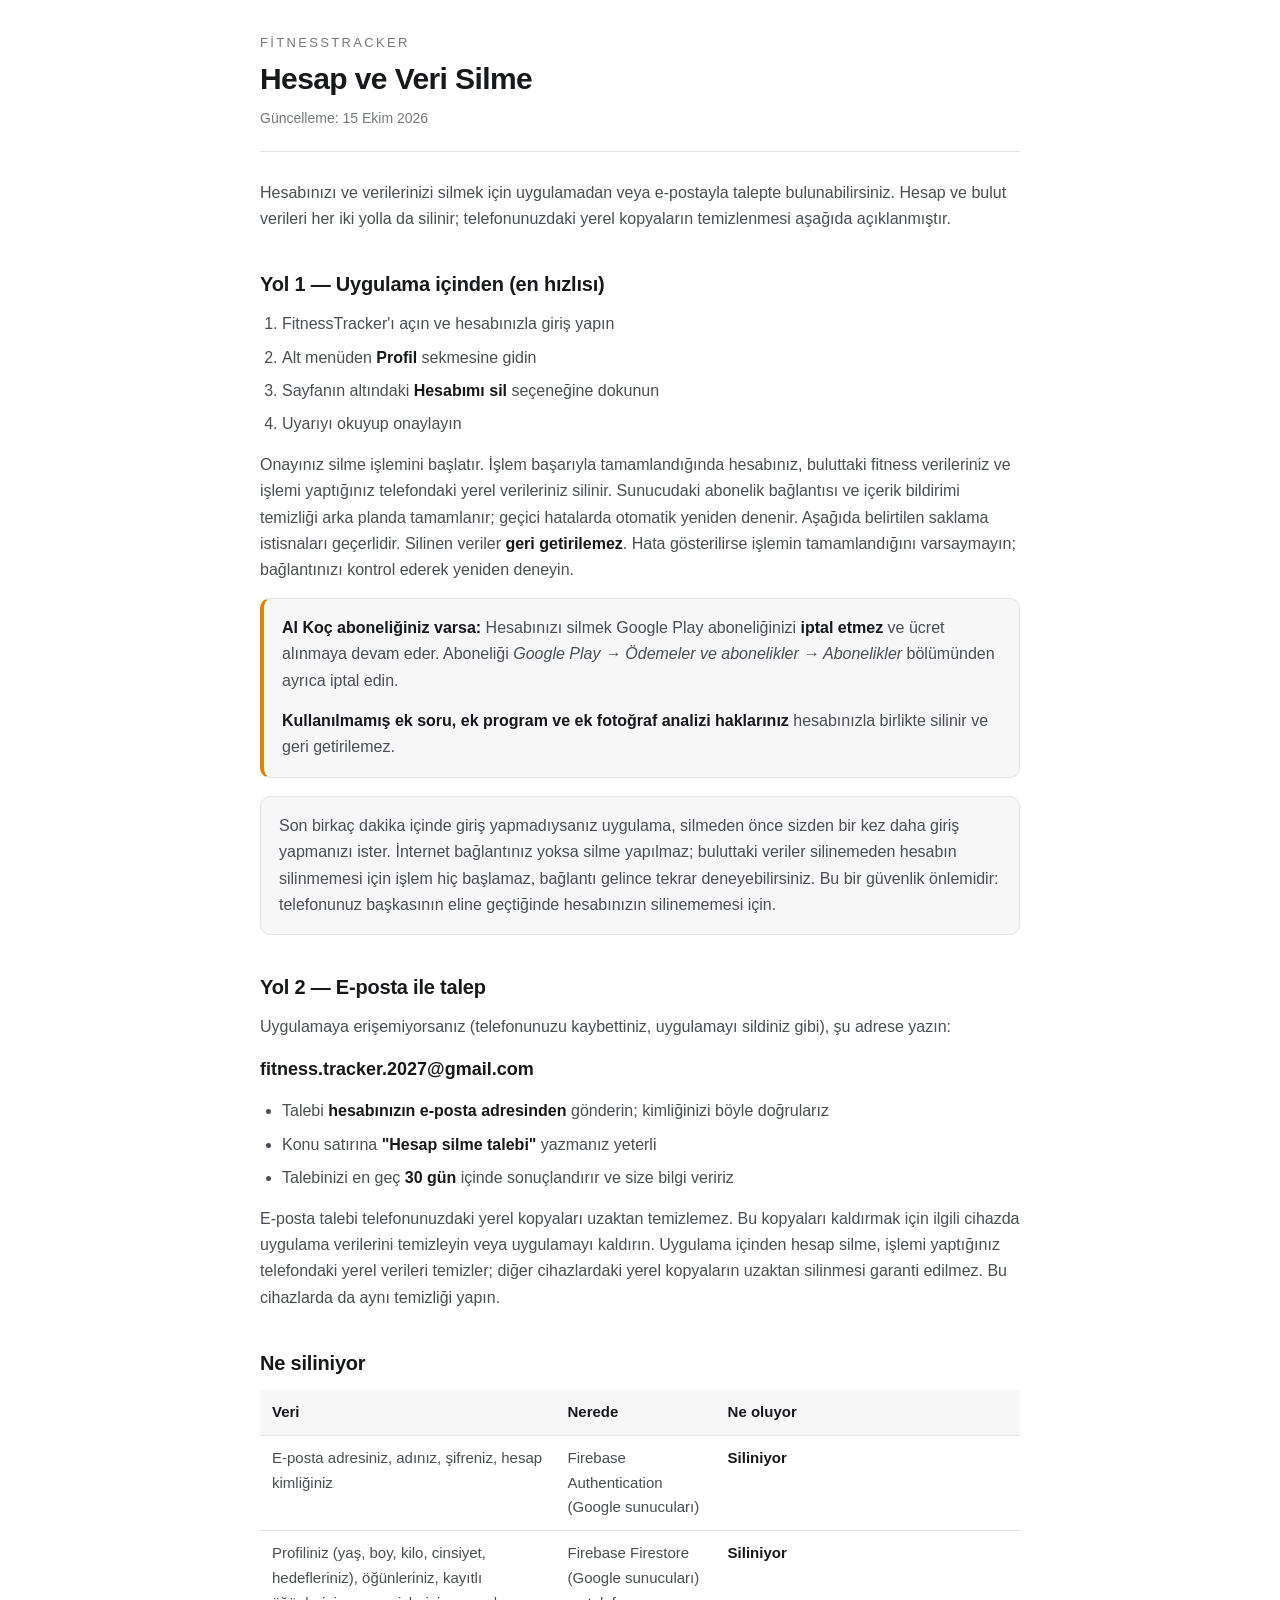
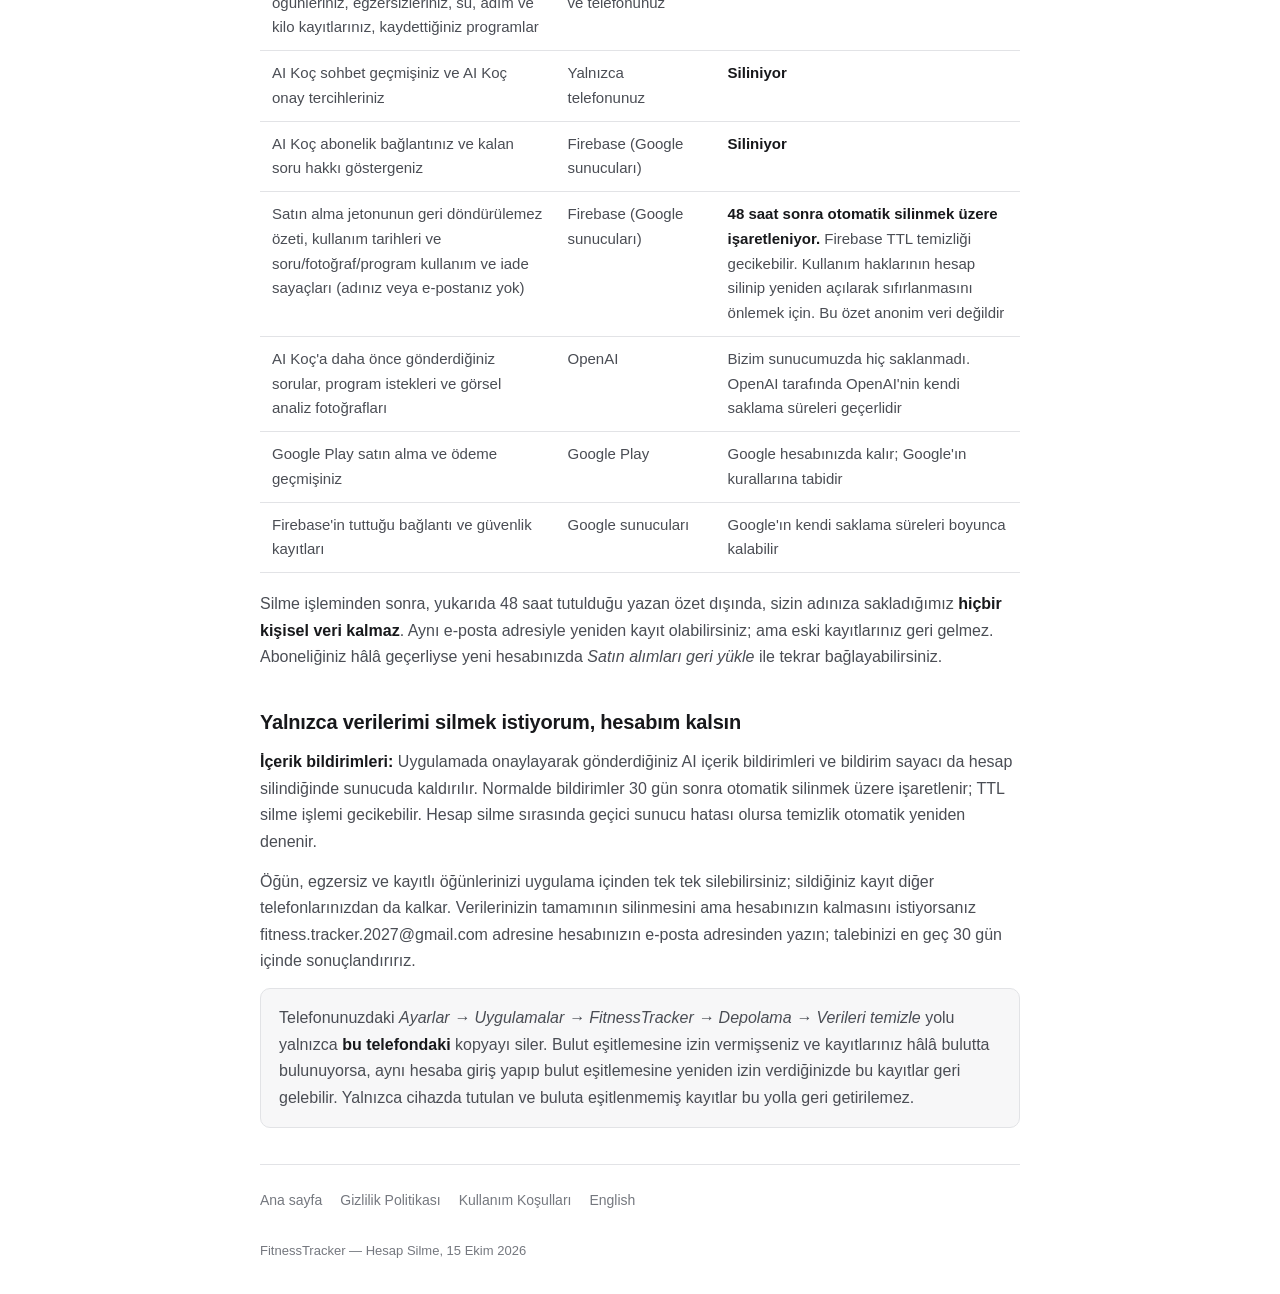
<file: hesap-silme.html>
<!doctype html>
<html lang="tr">
<head>
<meta charset="utf-8">
<meta name="viewport" content="width=device-width, initial-scale=1">
<title>Hesap Silme — FitnessTracker</title>
<meta name="description" content="FitnessTracker hesabınızı ve verilerinizi nasıl silersiniz.">
<link rel="stylesheet" href="ortak.css">
</head>
<body>
<main>

<header class="doc">
  <p class="app-name">FitnessTracker</p>
  <h1>Hesap ve Veri Silme</h1>
  <p class="updated">Güncelleme: 15 Ekim 2026</p>
</header>

<p>
  Hesabınızı ve verilerinizi silmek için uygulamadan veya e-postayla talepte
  bulunabilirsiniz. Hesap ve bulut verileri her iki yolla da silinir;
  telefonunuzdaki yerel kopyaların temizlenmesi aşağıda açıklanmıştır.
</p>

<h2>Yol 1 — Uygulama içinden (en hızlısı)</h2>

<ol>
  <li>FitnessTracker'ı açın ve hesabınızla giriş yapın</li>
  <li>Alt menüden <strong>Profil</strong> sekmesine gidin</li>
  <li>Sayfanın altındaki <strong>Hesabımı sil</strong> seçeneğine dokunun</li>
  <li>Uyarıyı okuyup onaylayın</li>
</ol>

<p>
  Onayınız silme işlemini başlatır. İşlem başarıyla tamamlandığında hesabınız,
  buluttaki fitness verileriniz ve işlemi yaptığınız telefondaki yerel
  verileriniz silinir. Sunucudaki abonelik bağlantısı ve içerik bildirimi
  temizliği arka planda tamamlanır; geçici hatalarda otomatik yeniden denenir.
  Aşağıda belirtilen saklama istisnaları geçerlidir. Silinen veriler
  <strong>geri getirilemez</strong>. Hata gösterilirse işlemin tamamlandığını
  varsaymayın; bağlantınızı kontrol ederek yeniden deneyin.
</p>

<div class="box warn">
  <p>
    <strong>AI Koç aboneliğiniz varsa:</strong> Hesabınızı silmek Google Play
    aboneliğinizi <strong>iptal etmez</strong> ve ücret alınmaya devam eder.
    Aboneliği <em>Google Play → Ödemeler ve abonelikler → Abonelikler</em>
    bölümünden ayrıca iptal edin.
  </p>
  <p>
    <strong>Kullanılmamış ek soru, ek program ve ek fotoğraf analizi haklarınız</strong> hesabınızla birlikte
    silinir ve geri getirilemez.
  </p>
</div>

<div class="box">
  <p>
    Son birkaç dakika içinde giriş yapmadıysanız uygulama, silmeden önce
    sizden bir kez daha giriş yapmanızı ister. İnternet bağlantınız yoksa
    silme yapılmaz; buluttaki veriler silinemeden hesabın silinmemesi için
    işlem hiç başlamaz, bağlantı gelince tekrar deneyebilirsiniz. Bu bir güvenlik önlemidir: telefonunuz
    başkasının eline geçtiğinde hesabınızın silinememesi için.
  </p>
</div>

<h2>Yol 2 — E-posta ile talep</h2>

<p>
  Uygulamaya erişemiyorsanız (telefonunuzu kaybettiniz, uygulamayı sildiniz
  gibi), şu adrese yazın:
</p>

<p style="font-size:18px"><strong>fitness.tracker.2027@gmail.com</strong></p>

<ul>
  <li>Talebi <strong>hesabınızın e-posta adresinden</strong> gönderin;
      kimliğinizi böyle doğrularız</li>
  <li>Konu satırına <strong>"Hesap silme talebi"</strong> yazmanız yeterli</li>
  <li>Talebinizi en geç <strong>30 gün</strong> içinde sonuçlandırır ve size
      bilgi veririz</li>
</ul>

<p>
  E-posta talebi telefonunuzdaki yerel kopyaları uzaktan temizlemez.
  Bu kopyaları kaldırmak için ilgili cihazda uygulama verilerini temizleyin
  veya uygulamayı kaldırın. Uygulama içinden hesap silme, işlemi yaptığınız
  telefondaki yerel verileri temizler; diğer cihazlardaki yerel kopyaların
  uzaktan silinmesi garanti edilmez. Bu cihazlarda da aynı temizliği yapın.
</p>

<h2>Ne siliniyor</h2>

<div class="table-wrap">
<table>
  <tr><th>Veri</th><th>Nerede</th><th>Ne oluyor</th></tr>
  <tr>
    <td>E-posta adresiniz, adınız, şifreniz, hesap kimliğiniz</td>
    <td>Firebase Authentication (Google sunucuları)</td>
    <td><strong>Siliniyor</strong></td>
  </tr>
  <tr>
    <td>Profiliniz (yaş, boy, kilo, cinsiyet, hedefleriniz), öğünleriniz,
        kayıtlı öğünleriniz, egzersizleriniz, su, adım ve kilo kayıtlarınız,
        kaydettiğiniz programlar</td>
    <td>Firebase Firestore (Google sunucuları) ve telefonunuz</td>
    <td><strong>Siliniyor</strong></td>
  </tr>
  <tr>
    <td>AI Koç sohbet geçmişiniz ve AI Koç onay tercihleriniz</td>
    <td>Yalnızca telefonunuz</td>
    <td><strong>Siliniyor</strong></td>
  </tr>
  <tr>
    <td>AI Koç abonelik bağlantınız ve kalan soru hakkı göstergeniz</td>
    <td>Firebase (Google sunucuları)</td>
    <td><strong>Siliniyor</strong></td>
  </tr>
  <tr>
    <td>Satın alma jetonunun geri döndürülemez özeti, kullanım tarihleri ve soru/fotoğraf/program kullanım ve iade sayaçları
        (adınız veya e-postanız yok)</td>
    <td>Firebase (Google sunucuları)</td>
    <td><strong>48 saat sonra otomatik silinmek üzere işaretleniyor.</strong>
        Firebase TTL temizliği gecikebilir. Kullanım haklarının hesap silinip
        yeniden açılarak sıfırlanmasını önlemek için. Bu özet anonim veri değildir</td>
  </tr>
  <tr>
    <td>AI Koç'a daha önce gönderdiğiniz sorular, program istekleri ve görsel analiz fotoğrafları</td>
    <td>OpenAI</td>
    <td>Bizim sunucumuzda hiç saklanmadı. OpenAI tarafında OpenAI'nin kendi
        saklama süreleri geçerlidir</td>
  </tr>
  <tr>
    <td>Google Play satın alma ve ödeme geçmişiniz</td>
    <td>Google Play</td>
    <td>Google hesabınızda kalır; Google'ın kurallarına tabidir</td>
  </tr>
  <tr>
    <td>Firebase'in tuttuğu bağlantı ve güvenlik kayıtları</td>
    <td>Google sunucuları</td>
    <td>Google'ın kendi saklama süreleri boyunca kalabilir</td>
  </tr>
</table>
</div>

<p>
  Silme işleminden sonra, yukarıda 48 saat tutulduğu yazan özet dışında,
  sizin adınıza sakladığımız <strong>hiçbir kişisel veri kalmaz</strong>. Aynı
  e-posta adresiyle yeniden kayıt olabilirsiniz; ama eski kayıtlarınız geri
  gelmez. Aboneliğiniz hâlâ geçerliyse yeni hesabınızda <em>Satın alımları
  geri yükle</em> ile tekrar bağlayabilirsiniz.
</p>

<h2>Yalnızca verilerimi silmek istiyorum, hesabım kalsın</h2>

<p><strong>İçerik bildirimleri:</strong> Uygulamada onaylayarak gönderdiğiniz
AI içerik bildirimleri ve bildirim sayacı da hesap silindiğinde sunucuda
kaldırılır. Normalde bildirimler 30 gün sonra otomatik silinmek üzere
işaretlenir; TTL silme işlemi gecikebilir. Hesap silme sırasında geçici
sunucu hatası olursa temizlik otomatik yeniden denenir.</p>

<p>
  Öğün, egzersiz ve kayıtlı öğünlerinizi uygulama içinden tek tek
  silebilirsiniz; sildiğiniz kayıt diğer telefonlarınızdan da kalkar.
  Verilerinizin tamamının silinmesini ama hesabınızın kalmasını istiyorsanız
  fitness.tracker.2027@gmail.com adresine hesabınızın e-posta adresinden
  yazın; talebinizi en geç 30 gün içinde sonuçlandırırız.
</p>

<div class="box">
  <p>
    Telefonunuzdaki <em>Ayarlar → Uygulamalar → FitnessTracker → Depolama →
    Verileri temizle</em> yolu yalnızca <strong>bu telefondaki</strong> kopyayı
    siler. Bulut eşitlemesine izin vermişseniz ve kayıtlarınız hâlâ bulutta
    bulunuyorsa, aynı hesaba giriş yapıp bulut eşitlemesine yeniden izin
    verdiğinizde bu kayıtlar geri gelebilir. Yalnızca cihazda tutulan ve
    buluta eşitlenmemiş kayıtlar bu yolla geri getirilemez.
  </p>
</div>

<nav class="nav">
  <a href="index.html">Ana sayfa</a>
  <a href="gizlilik.html">Gizlilik Politikası</a>
  <a href="kosullar.html">Kullanım Koşulları</a>
  <a href="delete-account.html">English</a>
</nav>

<footer class="doc">
  FitnessTracker — Hesap Silme, 15 Ekim 2026
</footer>

</main>
</body>
</html>
</file>
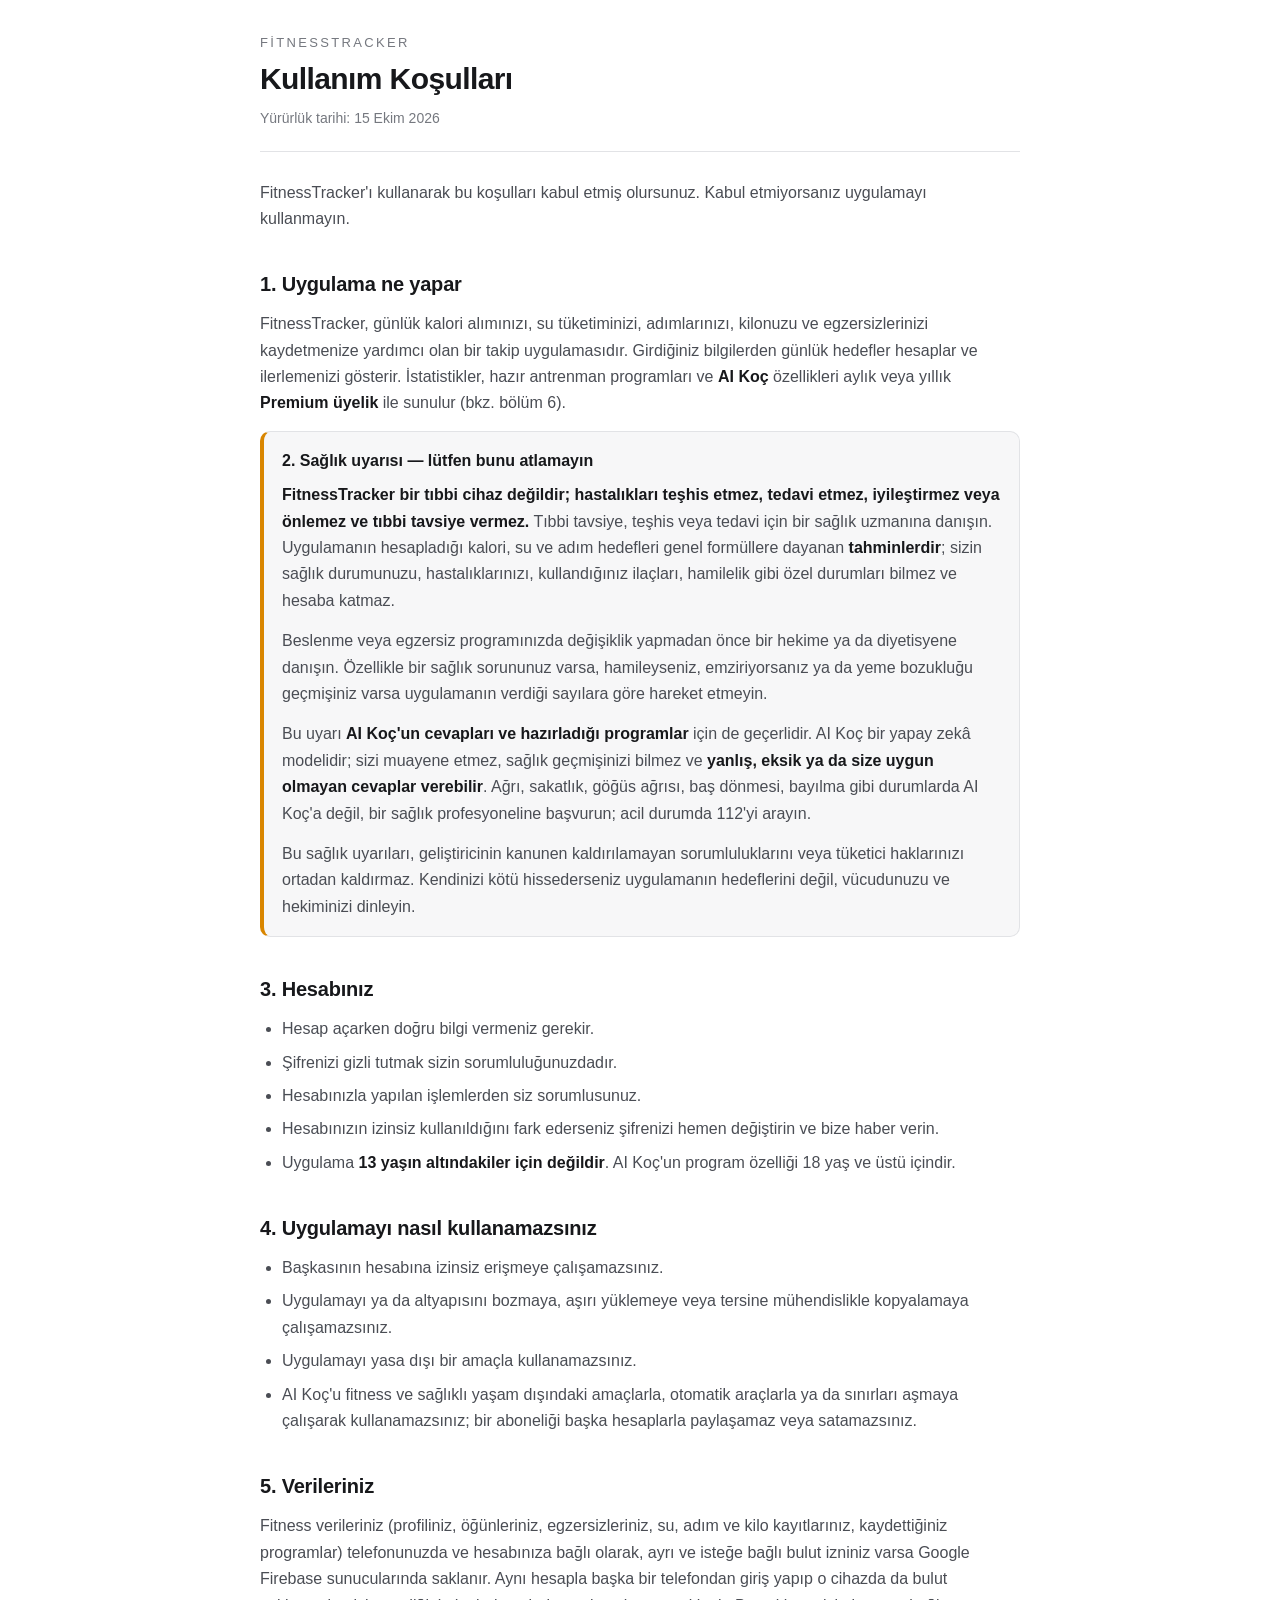
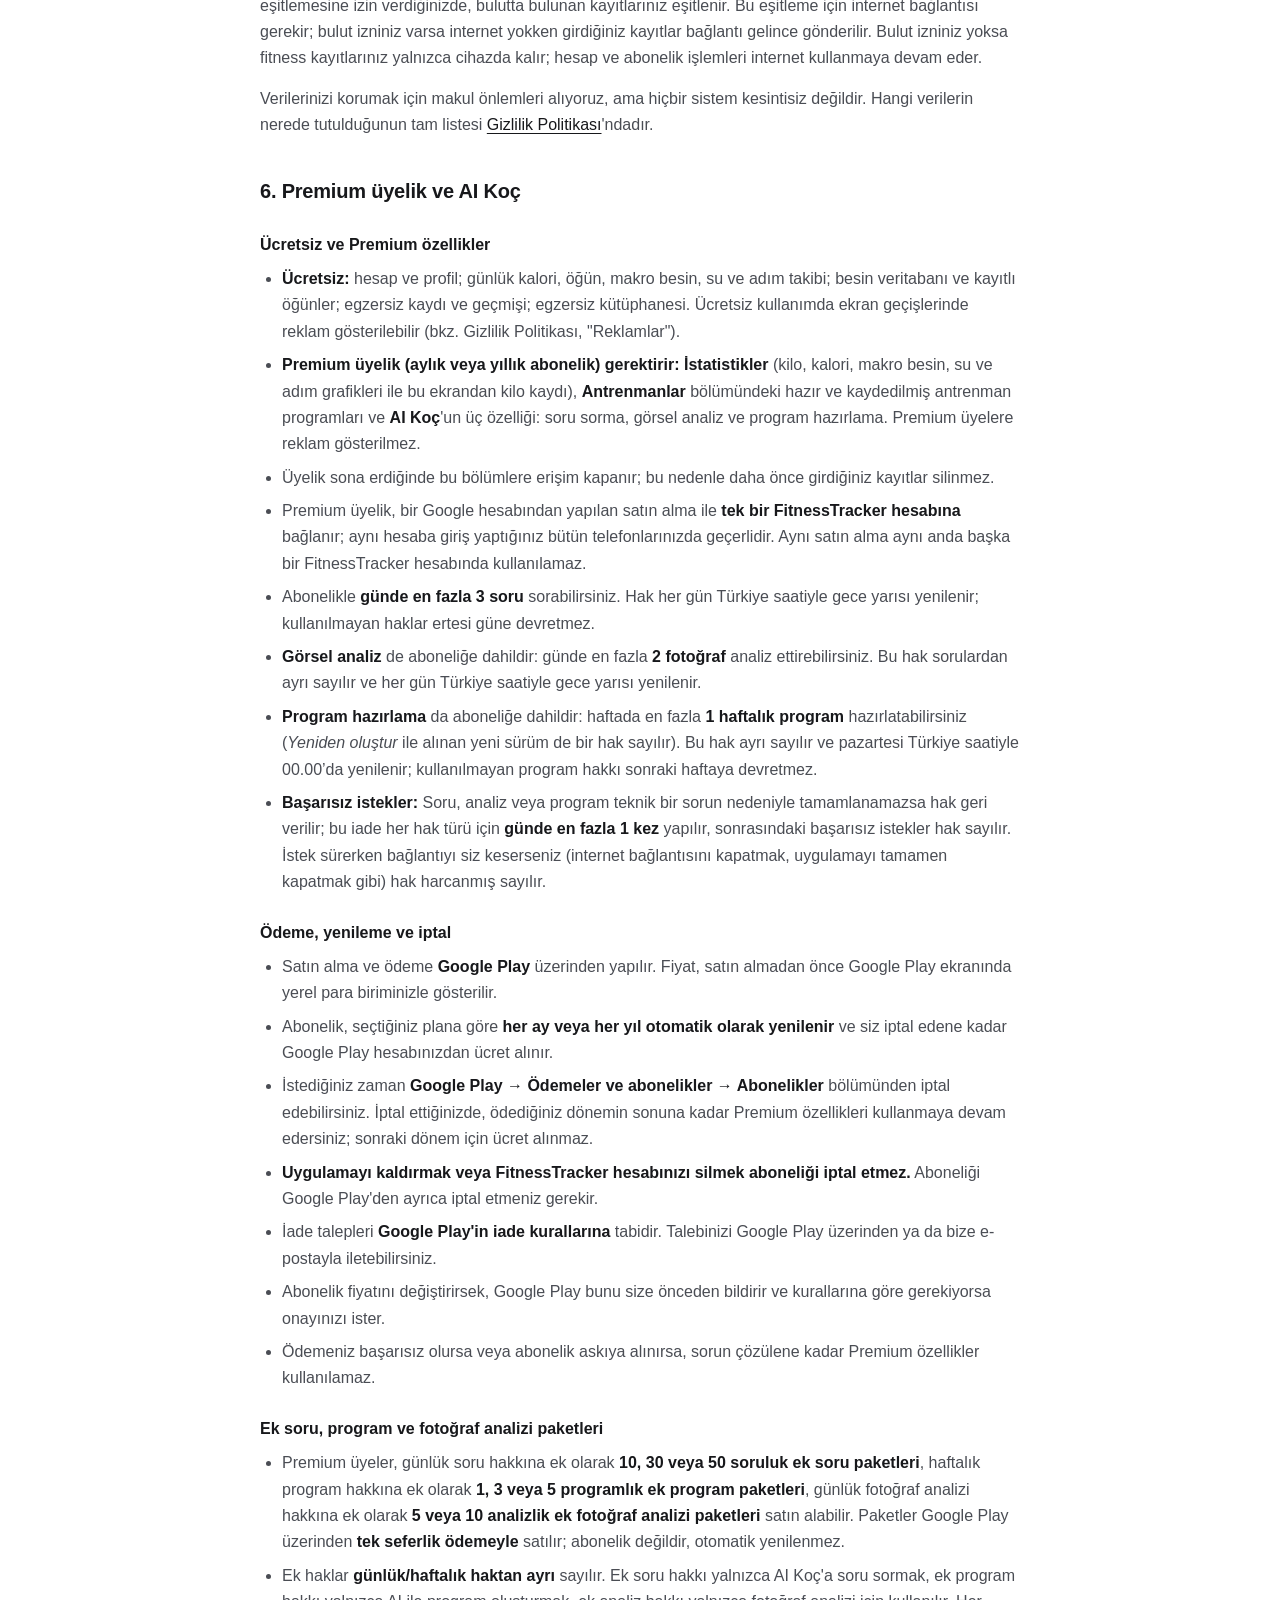
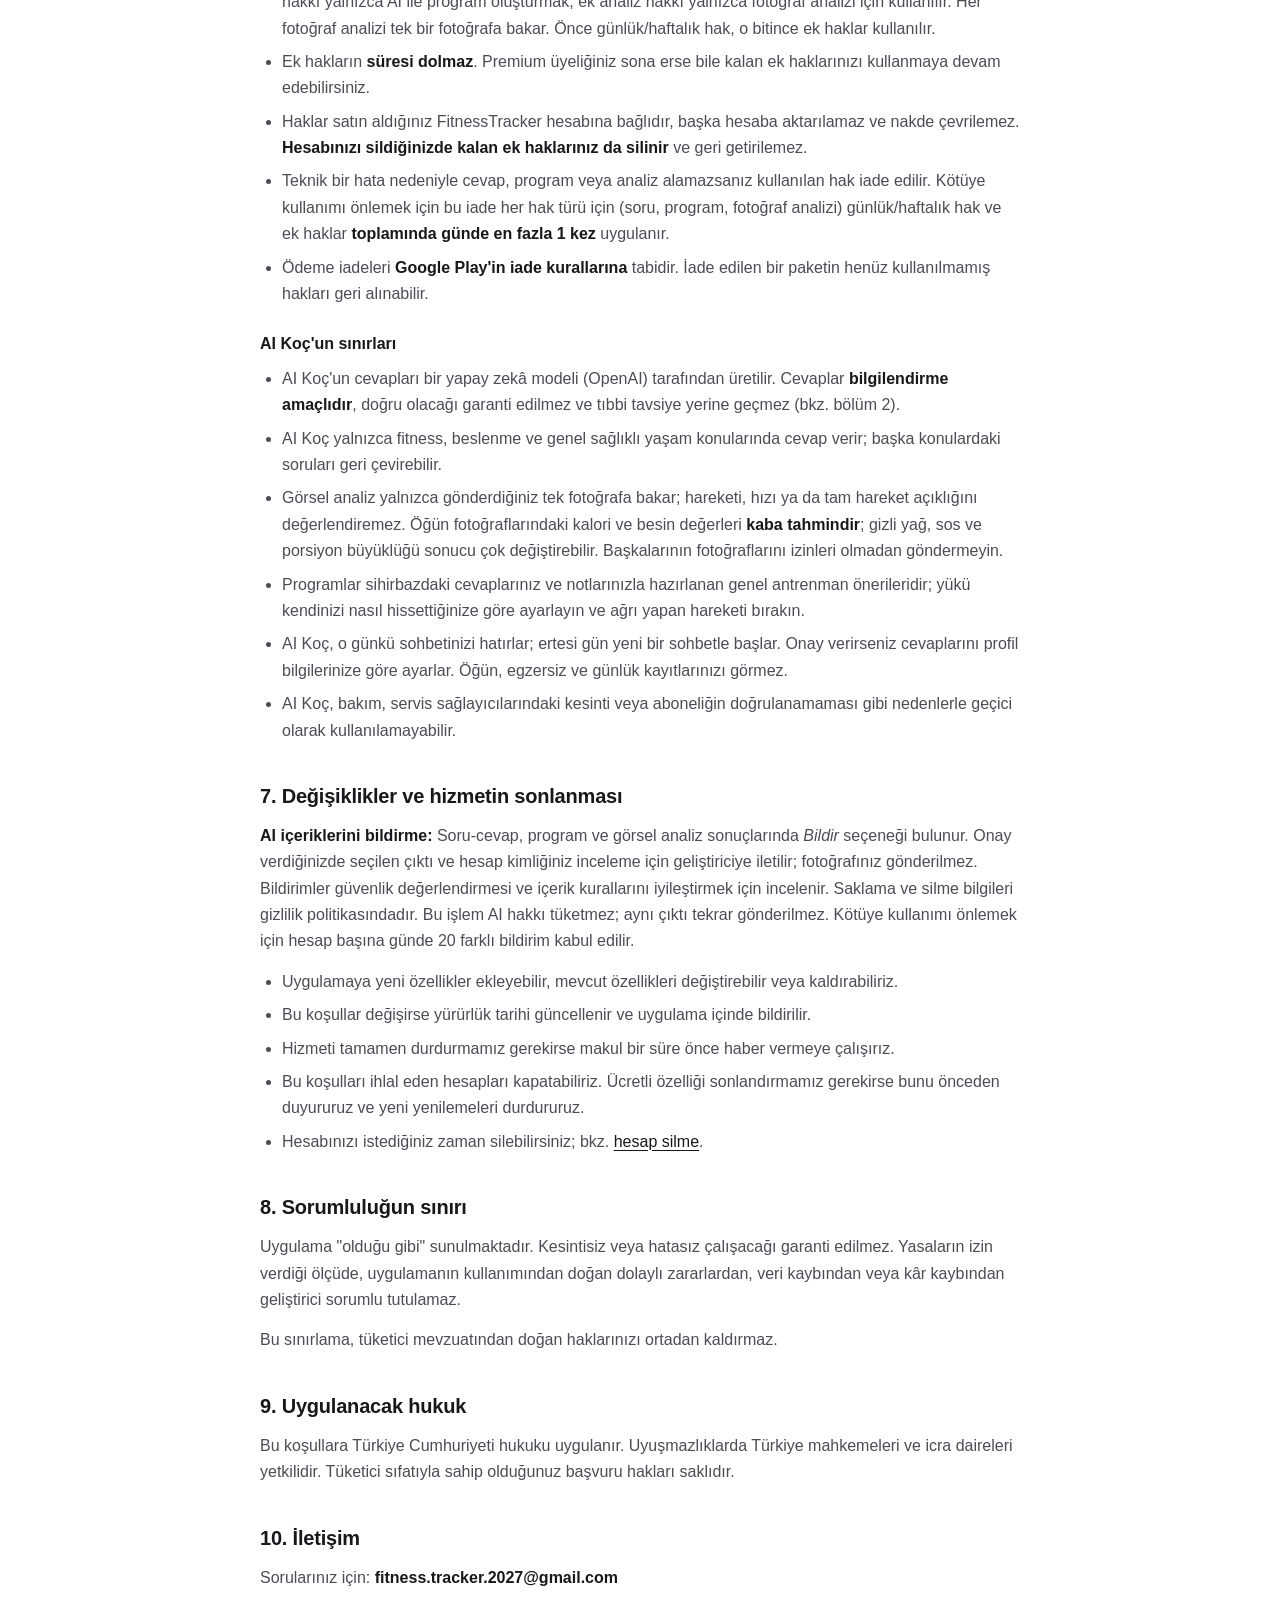
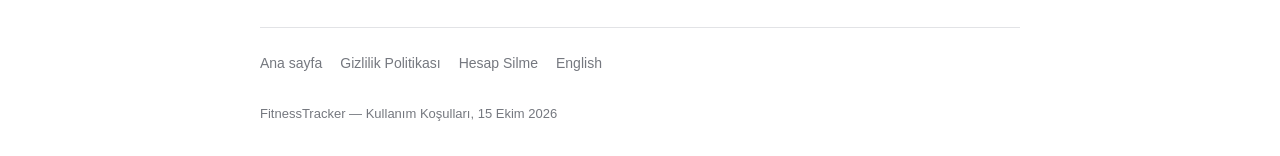
<file: kosullar.html>
<!doctype html>
<html lang="tr">
<head>
<meta charset="utf-8">
<meta name="viewport" content="width=device-width, initial-scale=1">
<title>Kullanım Koşulları — FitnessTracker</title>
<meta name="description" content="FitnessTracker uygulamasının kullanım koşulları.">
<link rel="stylesheet" href="ortak.css">
</head>
<body>
<main>

<header class="doc">
  <p class="app-name">FitnessTracker</p>
  <h1>Kullanım Koşulları</h1>
  <p class="updated">Yürürlük tarihi: 15 Ekim 2026</p>
</header>

<p>
  FitnessTracker'ı kullanarak bu koşulları kabul etmiş olursunuz. Kabul
  etmiyorsanız uygulamayı kullanmayın.
</p>

<h2>1. Uygulama ne yapar</h2>

<p>
  FitnessTracker, günlük kalori alımınızı, su tüketiminizi, adımlarınızı,
  kilonuzu ve egzersizlerinizi kaydetmenize yardımcı olan bir takip
  uygulamasıdır. Girdiğiniz bilgilerden günlük hedefler hesaplar ve
  ilerlemenizi gösterir. İstatistikler, hazır antrenman programları ve
  <strong>AI Koç</strong> özellikleri aylık veya yıllık <strong>Premium üyelik</strong> ile
  sunulur (bkz. bölüm 6).
</p>

<div class="box warn">
  <h3 style="margin-top:0">2. Sağlık uyarısı — lütfen bunu atlamayın</h3>
  <p>
    <strong>FitnessTracker bir tıbbi cihaz değildir; hastalıkları teşhis etmez,
    tedavi etmez, iyileştirmez veya önlemez ve tıbbi tavsiye vermez.</strong>
    Tıbbi tavsiye, teşhis veya tedavi için bir sağlık uzmanına danışın.
    Uygulamanın hesapladığı kalori, su ve adım hedefleri
    genel formüllere dayanan <strong>tahminlerdir</strong>; sizin sağlık
    durumunuzu, hastalıklarınızı, kullandığınız ilaçları, hamilelik gibi özel
    durumları bilmez ve hesaba katmaz.
  </p>
  <p>
    Beslenme veya egzersiz programınızda değişiklik yapmadan önce bir hekime
    ya da diyetisyene danışın. Özellikle bir sağlık sorununuz varsa,
    hamileyseniz, emziriyorsanız ya da yeme bozukluğu geçmişiniz varsa
    uygulamanın verdiği sayılara göre hareket etmeyin.
  </p>
  <p>
    Bu uyarı <strong>AI Koç'un cevapları ve hazırladığı programlar</strong>
    için de geçerlidir. AI Koç bir yapay zekâ modelidir; sizi muayene etmez,
    sağlık geçmişinizi bilmez ve <strong>yanlış, eksik ya da size uygun
    olmayan cevaplar verebilir</strong>. Ağrı, sakatlık, göğüs ağrısı, baş
    dönmesi, bayılma gibi durumlarda AI Koç'a değil, bir sağlık
    profesyoneline başvurun; acil durumda 112'yi arayın.
  </p>
  <p>
    Bu sağlık uyarıları, geliştiricinin kanunen kaldırılamayan sorumluluklarını
    veya tüketici haklarınızı ortadan kaldırmaz. Kendinizi kötü hissederseniz uygulamanın
    hedeflerini değil, vücudunuzu ve hekiminizi dinleyin.
  </p>
</div>

<h2>3. Hesabınız</h2>

<ul>
  <li>Hesap açarken doğru bilgi vermeniz gerekir.</li>
  <li>Şifrenizi gizli tutmak sizin sorumluluğunuzdadır.</li>
  <li>Hesabınızla yapılan işlemlerden siz sorumlusunuz.</li>
  <li>Hesabınızın izinsiz kullanıldığını fark ederseniz şifrenizi hemen
      değiştirin ve bize haber verin.</li>
  <li>Uygulama <strong>13 yaşın altındakiler için değildir</strong>. AI Koç'un
      program özelliği 18 yaş ve üstü içindir.</li>
</ul>

<h2>4. Uygulamayı nasıl kullanamazsınız</h2>

<ul>
  <li>Başkasının hesabına izinsiz erişmeye çalışamazsınız.</li>
  <li>Uygulamayı ya da altyapısını bozmaya, aşırı yüklemeye veya tersine
      mühendislikle kopyalamaya çalışamazsınız.</li>
  <li>Uygulamayı yasa dışı bir amaçla kullanamazsınız.</li>
  <li>AI Koç'u fitness ve sağlıklı yaşam dışındaki amaçlarla, otomatik
      araçlarla ya da sınırları aşmaya çalışarak kullanamazsınız; bir
      aboneliği başka hesaplarla paylaşamaz veya satamazsınız.</li>
</ul>

<h2>5. Verileriniz</h2>

<p>
  Fitness verileriniz (profiliniz, öğünleriniz, egzersizleriniz, su, adım ve
  kilo kayıtlarınız, kaydettiğiniz programlar) telefonunuzda ve hesabınıza
  bağlı olarak, ayrı ve isteğe bağlı bulut izniniz varsa Google Firebase sunucularında saklanır. Aynı hesapla başka bir
  telefondan giriş yapıp o cihazda da bulut eşitlemesine izin verdiğinizde,
  bulutta bulunan kayıtlarınız eşitlenir. Bu eşitleme için internet bağlantısı
  gerekir; bulut izniniz varsa internet yokken girdiğiniz kayıtlar bağlantı
  gelince gönderilir. Bulut izniniz yoksa fitness kayıtlarınız yalnızca cihazda kalır;
  hesap ve abonelik işlemleri internet kullanmaya devam eder.
</p>

<p>
  Verilerinizi korumak için makul önlemleri alıyoruz, ama hiçbir sistem
  kesintisiz değildir. Hangi verilerin nerede tutulduğunun tam listesi
  <a href="gizlilik.html">Gizlilik Politikası</a>'ndadır.
</p>

<h2>6. Premium üyelik ve AI Koç</h2>

<h3>Ücretsiz ve Premium özellikler</h3>

<ul>
  <li><strong>Ücretsiz:</strong> hesap ve profil; günlük kalori, öğün,
      makro besin, su ve adım takibi; besin veritabanı ve kayıtlı öğünler;
      egzersiz kaydı ve geçmişi; egzersiz kütüphanesi. Ücretsiz kullanımda
      ekran geçişlerinde reklam gösterilebilir (bkz. Gizlilik Politikası,
      "Reklamlar").</li>
  <li><strong>Premium üyelik (aylık veya yıllık abonelik) gerektirir:</strong>
      <strong>İstatistikler</strong> (kilo, kalori, makro besin, su ve adım
      grafikleri ile bu ekrandan kilo kaydı), <strong>Antrenmanlar</strong>
      bölümündeki hazır ve kaydedilmiş antrenman programları ve
      <strong>AI Koç</strong>'un üç özelliği: soru sorma, görsel analiz ve
      program hazırlama. Premium üyelere reklam gösterilmez.</li>
  <li>Üyelik sona erdiğinde bu bölümlere erişim kapanır; bu nedenle daha önce
      girdiğiniz kayıtlar silinmez.</li>
  <li>Premium üyelik, bir Google hesabından yapılan satın alma ile
      <strong>tek bir FitnessTracker hesabına</strong> bağlanır; aynı hesaba giriş
      yaptığınız bütün telefonlarınızda geçerlidir. Aynı satın alma aynı anda
      başka bir FitnessTracker hesabında kullanılamaz.</li>
  <li>Abonelikle <strong>günde en fazla 3 soru</strong> sorabilirsiniz. Hak her
      gün Türkiye saatiyle gece yarısı yenilenir; kullanılmayan haklar ertesi
      güne devretmez.</li>
  <li><strong>Görsel analiz</strong> de aboneliğe dahildir: günde en fazla
      <strong>2 fotoğraf</strong> analiz ettirebilirsiniz. Bu hak sorulardan ayrı
      sayılır ve her gün Türkiye saatiyle gece yarısı yenilenir.</li>
  <li><strong>Program hazırlama</strong> da aboneliğe dahildir: haftada en fazla
      <strong>1 haftalık program</strong> hazırlatabilirsiniz (<em>Yeniden
      oluştur</em> ile alınan yeni sürüm de bir hak sayılır). Bu hak ayrı
      sayılır ve pazartesi Türkiye saatiyle 00.00’da yenilenir; kullanılmayan
      program hakkı sonraki haftaya devretmez.</li>
  <li><strong>Başarısız istekler:</strong> Soru, analiz veya program teknik bir
      sorun nedeniyle tamamlanamazsa hak geri verilir; bu iade her hak türü
      için <strong>günde en fazla 1 kez</strong> yapılır, sonrasındaki başarısız
      istekler hak sayılır. İstek sürerken bağlantıyı siz keserseniz (internet
      bağlantısını kapatmak, uygulamayı tamamen kapatmak gibi) hak harcanmış
      sayılır.</li>
</ul>

<h3>Ödeme, yenileme ve iptal</h3>

<ul>
  <li>Satın alma ve ödeme <strong>Google Play</strong> üzerinden yapılır. Fiyat,
      satın almadan önce Google Play ekranında yerel para biriminizle
      gösterilir.</li>
  <li>Abonelik, seçtiğiniz plana göre <strong>her ay veya her yıl otomatik olarak yenilenir</strong> ve siz iptal
      edene kadar Google Play hesabınızdan ücret alınır.</li>
  <li>İstediğiniz zaman <strong>Google Play → Ödemeler ve abonelikler →
      Abonelikler</strong> bölümünden iptal edebilirsiniz. İptal ettiğinizde,
      ödediğiniz dönemin sonuna kadar Premium özellikleri kullanmaya devam
      edersiniz; sonraki dönem için ücret alınmaz.</li>
  <li><strong>Uygulamayı kaldırmak veya FitnessTracker hesabınızı silmek
      aboneliği iptal etmez.</strong> Aboneliği Google Play'den ayrıca iptal
      etmeniz gerekir.</li>
  <li>İade talepleri <strong>Google Play'in iade kurallarına</strong> tabidir.
      Talebinizi Google Play üzerinden ya da bize e-postayla iletebilirsiniz.</li>
  <li>Abonelik fiyatını değiştirirsek, Google Play bunu size önceden bildirir
      ve kurallarına göre gerekiyorsa onayınızı ister.</li>
  <li>Ödemeniz başarısız olursa veya abonelik askıya alınırsa, sorun
      çözülene kadar Premium özellikler kullanılamaz.</li>
</ul>

<h3>Ek soru, program ve fotoğraf analizi paketleri</h3>

<ul>
  <li>Premium üyeler, günlük soru hakkına ek olarak <strong>10, 30 veya 50
      soruluk ek soru paketleri</strong>, haftalık program hakkına ek olarak
      <strong>1, 3 veya 5 programlık ek program paketleri</strong>, günlük
      fotoğraf analizi hakkına ek olarak <strong>5 veya 10 analizlik ek fotoğraf
      analizi paketleri</strong> satın alabilir. Paketler Google Play üzerinden <strong>tek seferlik
      ödemeyle</strong> satılır; abonelik değildir, otomatik yenilenmez.</li>
  <li>Ek haklar <strong>günlük/haftalık haktan ayrı</strong> sayılır. Ek soru
      hakkı yalnızca AI Koç'a soru sormak, ek program hakkı yalnızca AI ile
      program oluşturmak, ek analiz hakkı yalnızca fotoğraf analizi için
      kullanılır. Her fotoğraf analizi tek bir fotoğrafa bakar. Önce günlük/haftalık hak, o bitince
      ek haklar kullanılır.</li>
  <li>Ek hakların <strong>süresi dolmaz</strong>. Premium üyeliğiniz sona erse
      bile kalan ek haklarınızı kullanmaya devam edebilirsiniz.</li>
  <li>Haklar satın aldığınız FitnessTracker hesabına bağlıdır, başka hesaba
      aktarılamaz ve nakde çevrilemez. <strong>Hesabınızı sildiğinizde kalan ek
      haklarınız da silinir</strong> ve geri getirilemez.</li>
  <li>Teknik bir hata nedeniyle cevap, program veya analiz alamazsanız kullanılan hak
      iade edilir. Kötüye kullanımı önlemek için bu iade her hak türü için
      (soru, program, fotoğraf analizi) günlük/haftalık hak ve ek haklar <strong>toplamında
      günde en fazla 1 kez</strong> uygulanır.</li>
  <li>Ödeme iadeleri <strong>Google Play'in iade kurallarına</strong> tabidir.
      İade edilen bir paketin henüz kullanılmamış hakları geri alınabilir.</li>
</ul>

<h3>AI Koç'un sınırları</h3>

<ul>
  <li>AI Koç'un cevapları bir yapay zekâ modeli (OpenAI) tarafından üretilir.
      Cevaplar <strong>bilgilendirme amaçlıdır</strong>, doğru olacağı
      garanti edilmez ve tıbbi tavsiye yerine geçmez (bkz. bölüm 2).</li>
  <li>AI Koç yalnızca fitness, beslenme ve genel sağlıklı yaşam konularında
      cevap verir; başka konulardaki soruları geri çevirebilir.</li>
  <li>Görsel analiz yalnızca gönderdiğiniz tek fotoğrafa bakar; hareketi, hızı ya
      da tam hareket açıklığını değerlendiremez. Öğün fotoğraflarındaki kalori ve
      besin değerleri <strong>kaba tahmindir</strong>; gizli yağ, sos ve porsiyon
      büyüklüğü sonucu çok değiştirebilir. Başkalarının fotoğraflarını izinleri
      olmadan göndermeyin.</li>
  <li>Programlar sihirbazdaki cevaplarınız ve notlarınızla hazırlanan genel
      antrenman önerileridir; yükü kendinizi nasıl hissettiğinize göre ayarlayın
      ve ağrı yapan hareketi bırakın.</li>
  <li>AI Koç, o günkü sohbetinizi hatırlar; ertesi gün yeni bir sohbetle başlar.
      Onay verirseniz cevaplarını profil bilgilerinize göre ayarlar. Öğün,
      egzersiz ve günlük kayıtlarınızı görmez.</li>
  <li>AI Koç, bakım, servis sağlayıcılarındaki kesinti veya aboneliğin
      doğrulanamaması gibi nedenlerle geçici olarak kullanılamayabilir.</li>
</ul>

<h2>7. Değişiklikler ve hizmetin sonlanması</h2>

<p><strong>AI içeriklerini bildirme:</strong> Soru-cevap, program ve görsel
analiz sonuçlarında <em>Bildir</em> seçeneği bulunur. Onay verdiğinizde seçilen
çıktı ve hesap kimliğiniz inceleme için geliştiriciye iletilir; fotoğrafınız
gönderilmez. Bildirimler güvenlik değerlendirmesi ve içerik kurallarını
iyileştirmek için incelenir. Saklama ve silme bilgileri gizlilik politikasındadır.
Bu işlem AI hakkı tüketmez; aynı çıktı tekrar gönderilmez. Kötüye kullanımı
önlemek için hesap başına günde 20 farklı bildirim kabul edilir.</p>

<ul>
  <li>Uygulamaya yeni özellikler ekleyebilir, mevcut özellikleri
      değiştirebilir veya kaldırabiliriz.</li>
  <li>Bu koşullar değişirse yürürlük tarihi güncellenir ve uygulama içinde
      bildirilir.</li>
  <li>Hizmeti tamamen durdurmamız gerekirse makul bir süre önce haber vermeye
      çalışırız.</li>
  <li>Bu koşulları ihlal eden hesapları kapatabiliriz. Ücretli özelliği
      sonlandırmamız gerekirse bunu önceden duyururuz ve yeni yenilemeleri
      durdururuz.</li>
  <li>Hesabınızı istediğiniz zaman silebilirsiniz; bkz.
      <a href="hesap-silme.html">hesap silme</a>.</li>
</ul>

<h2>8. Sorumluluğun sınırı</h2>

<p>
  Uygulama "olduğu gibi" sunulmaktadır. Kesintisiz veya hatasız çalışacağı
  garanti edilmez. Yasaların izin verdiği ölçüde, uygulamanın kullanımından
  doğan dolaylı zararlardan, veri kaybından veya kâr kaybından geliştirici
  sorumlu tutulamaz.
</p>

<p>
  Bu sınırlama, tüketici mevzuatından doğan haklarınızı ortadan kaldırmaz.
</p>

<h2>9. Uygulanacak hukuk</h2>

<p>
  Bu koşullara Türkiye Cumhuriyeti hukuku uygulanır. Uyuşmazlıklarda Türkiye
  mahkemeleri ve icra daireleri yetkilidir. Tüketici sıfatıyla sahip olduğunuz
  başvuru hakları saklıdır.
</p>

<h2>10. İletişim</h2>

<p>
  Sorularınız için: <strong>fitness.tracker.2027@gmail.com</strong>
</p>

<nav class="nav">
  <a href="index.html">Ana sayfa</a>
  <a href="gizlilik.html">Gizlilik Politikası</a>
  <a href="hesap-silme.html">Hesap Silme</a>
  <a href="terms.html">English</a>
</nav>

<footer class="doc">
  FitnessTracker — Kullanım Koşulları, 15 Ekim 2026
</footer>

</main>
</body>
</html>
</file>
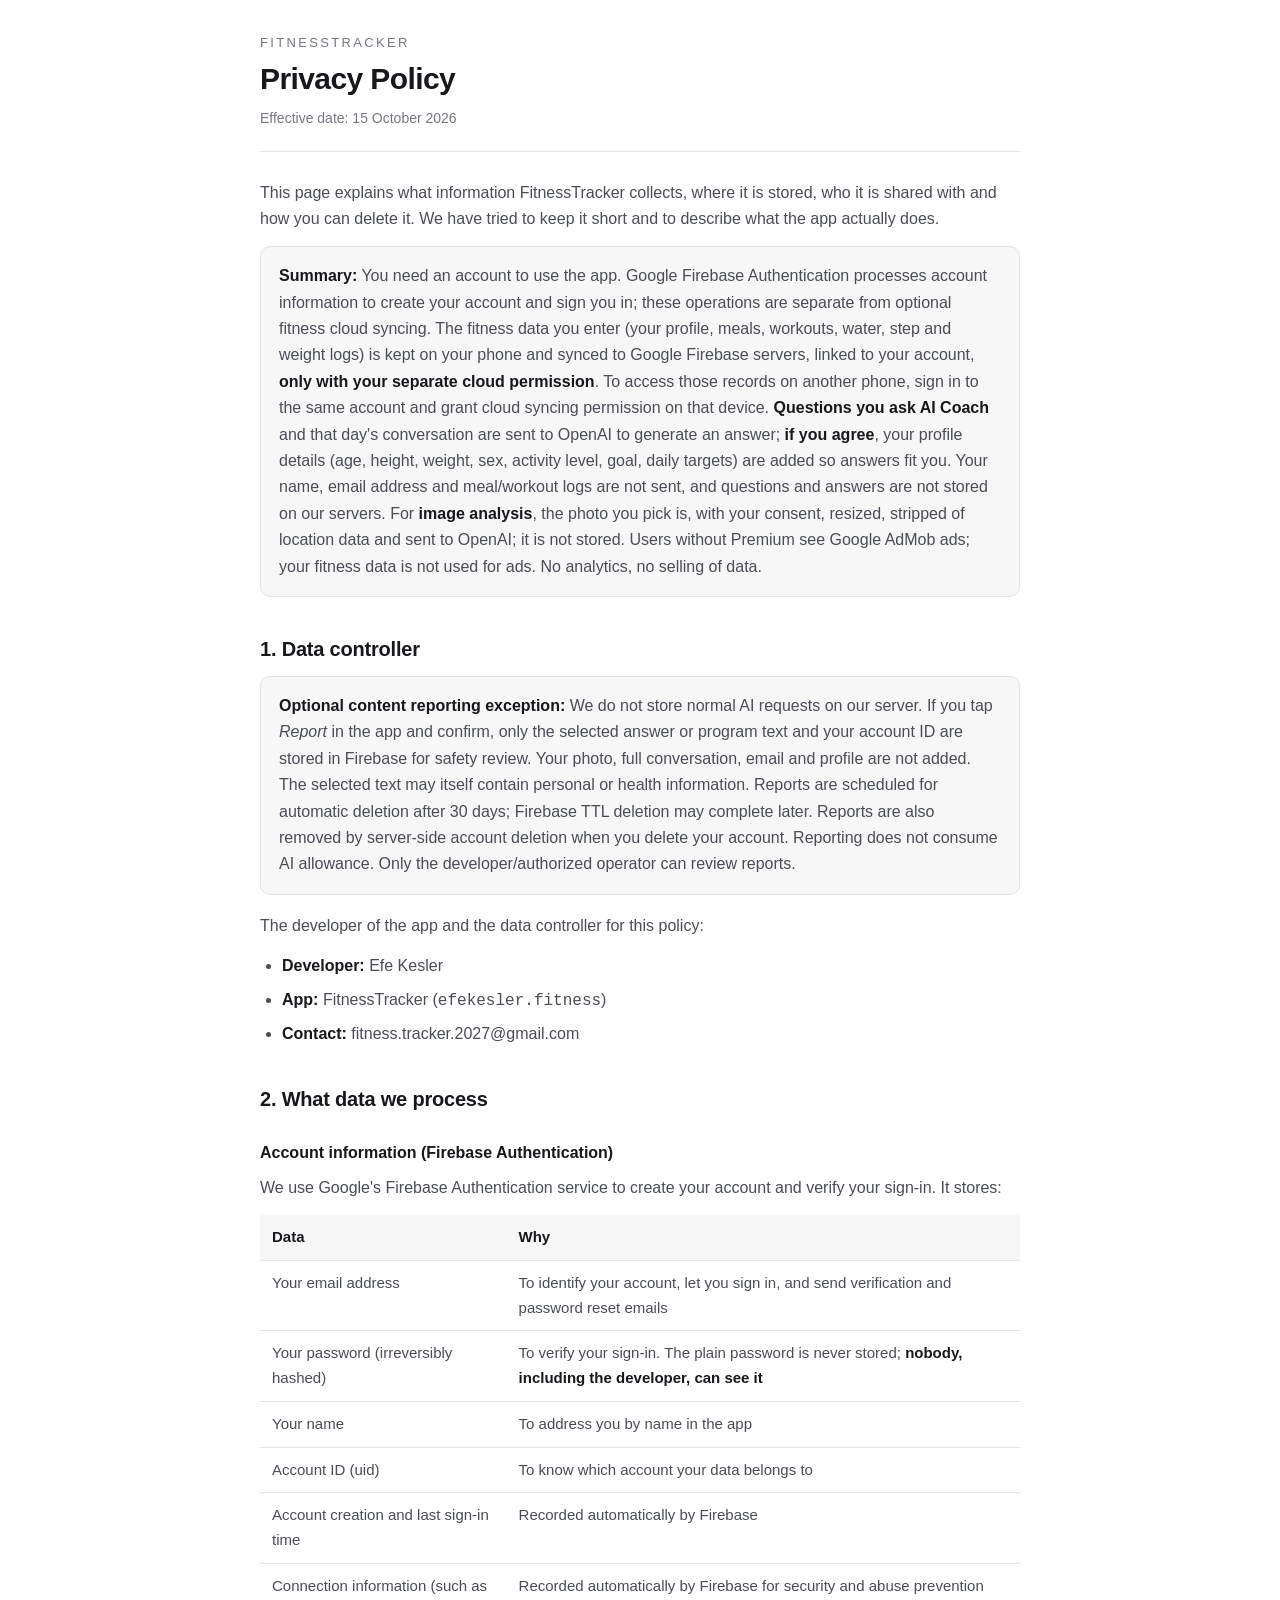
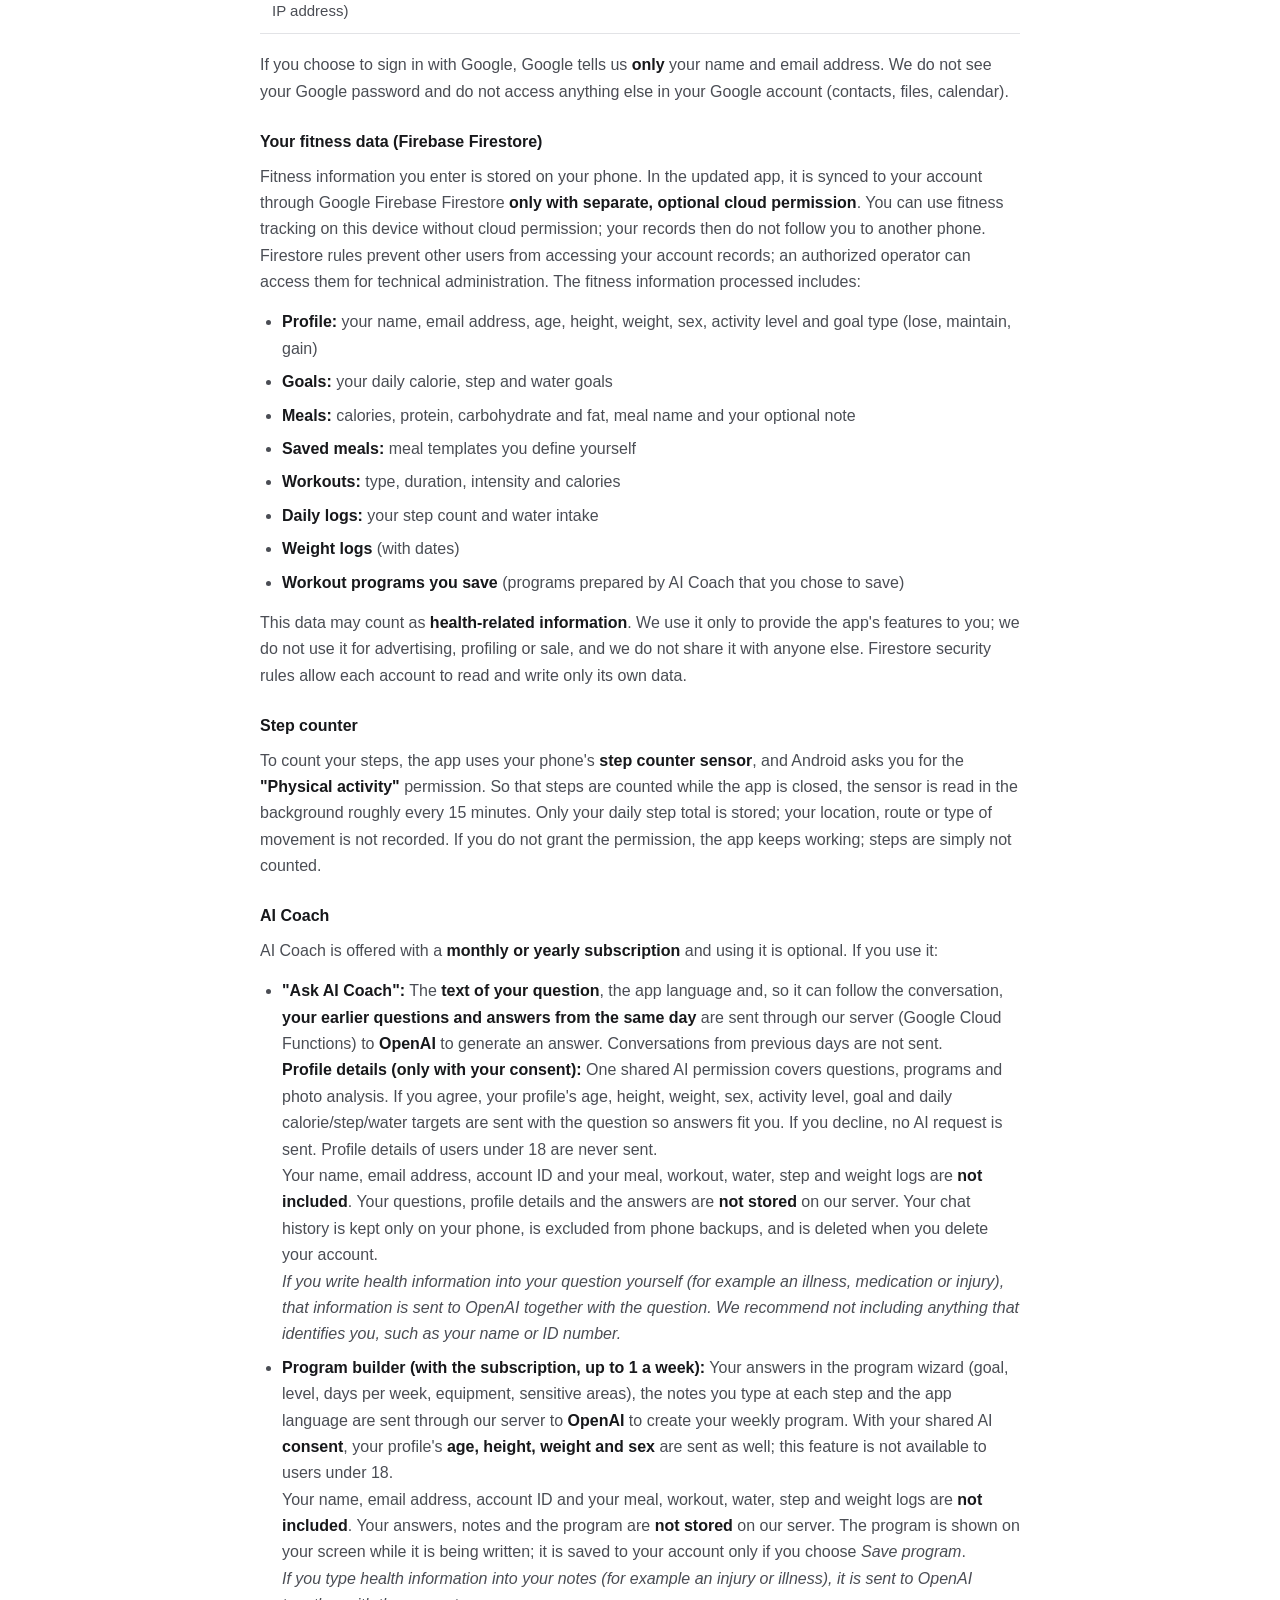
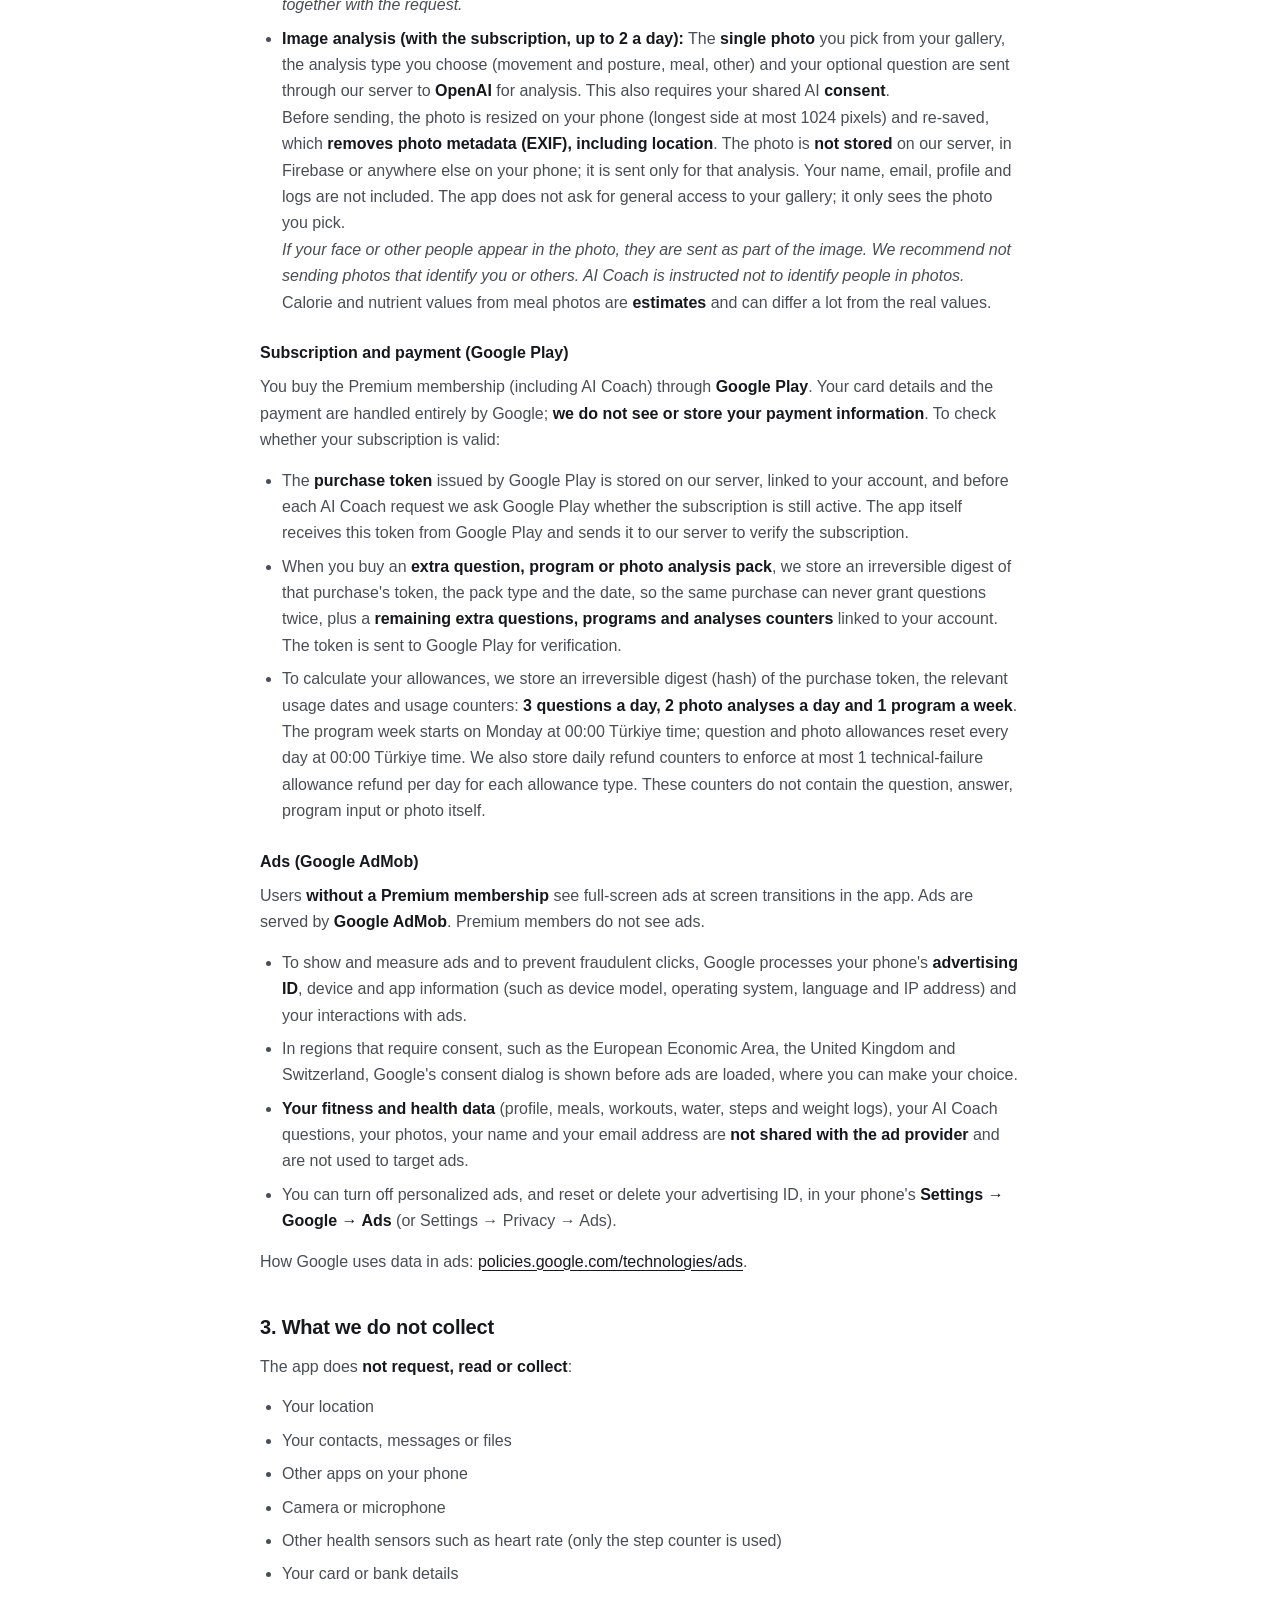
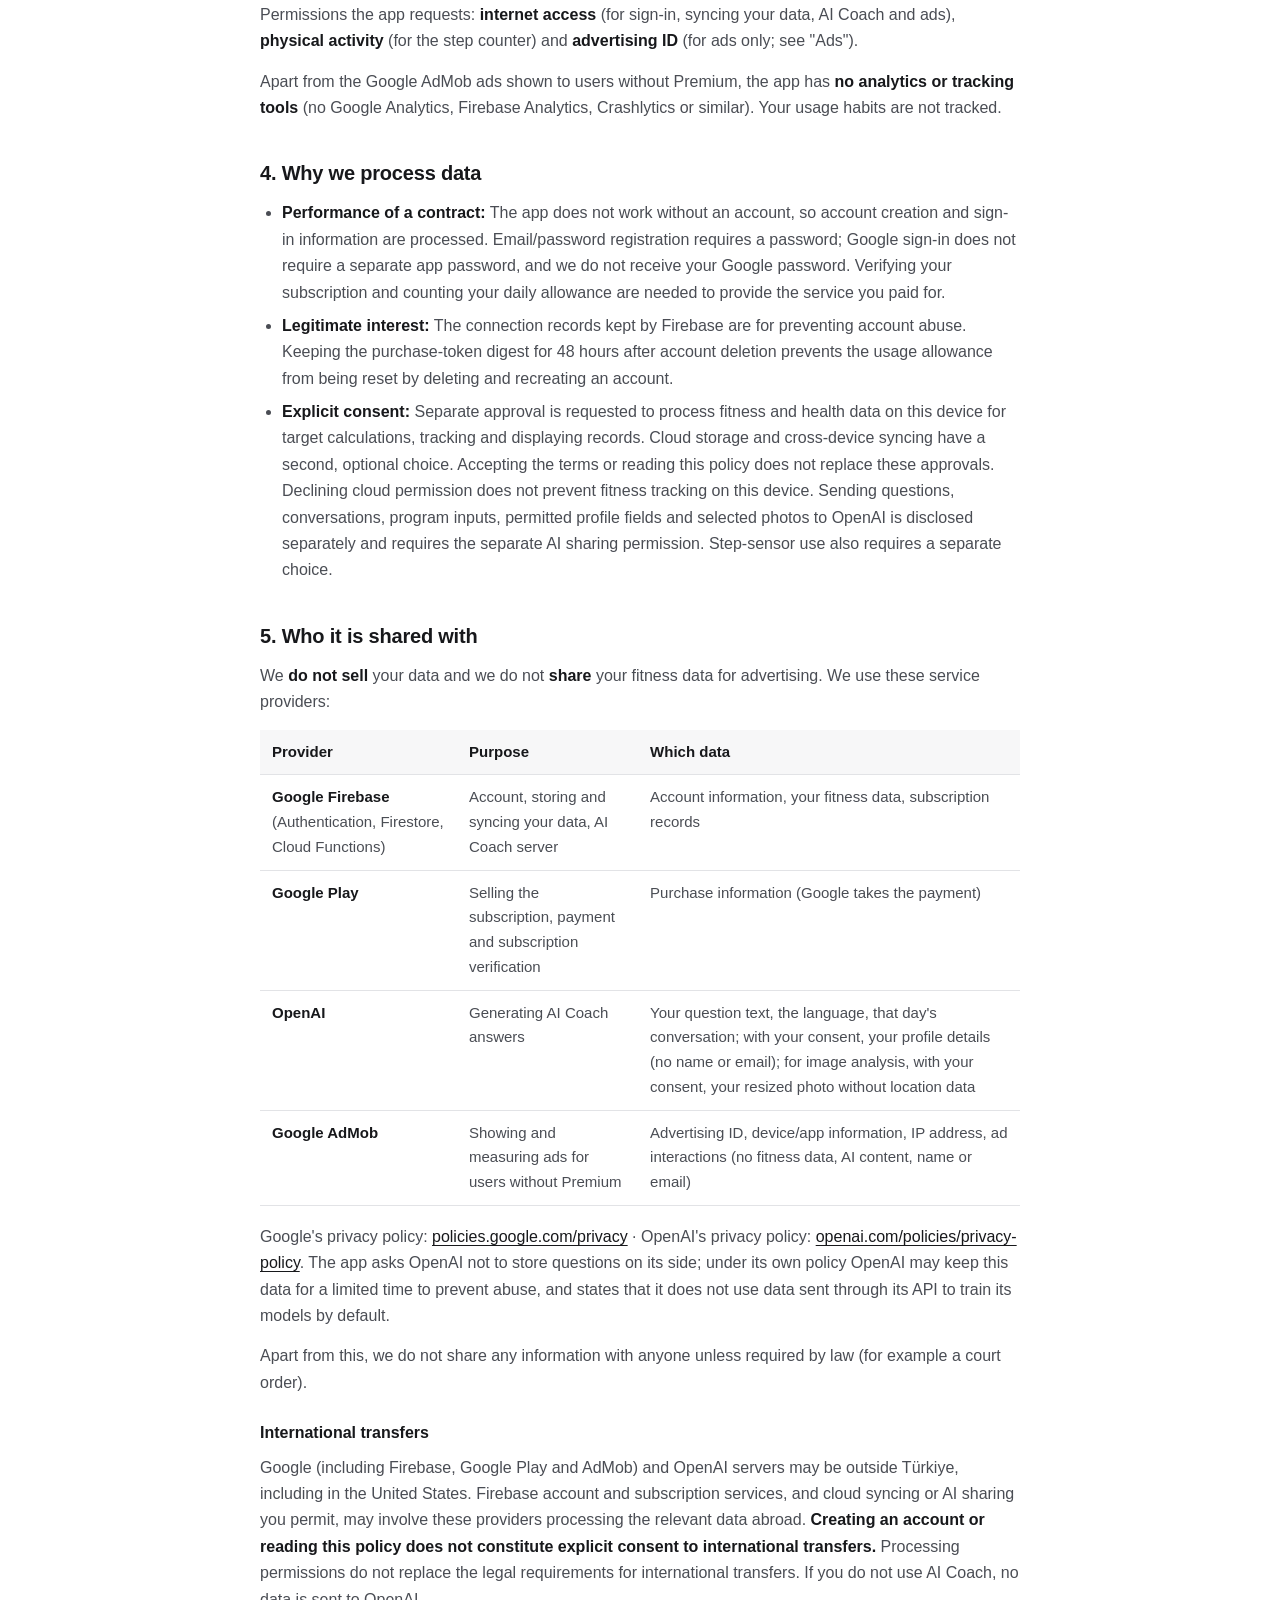
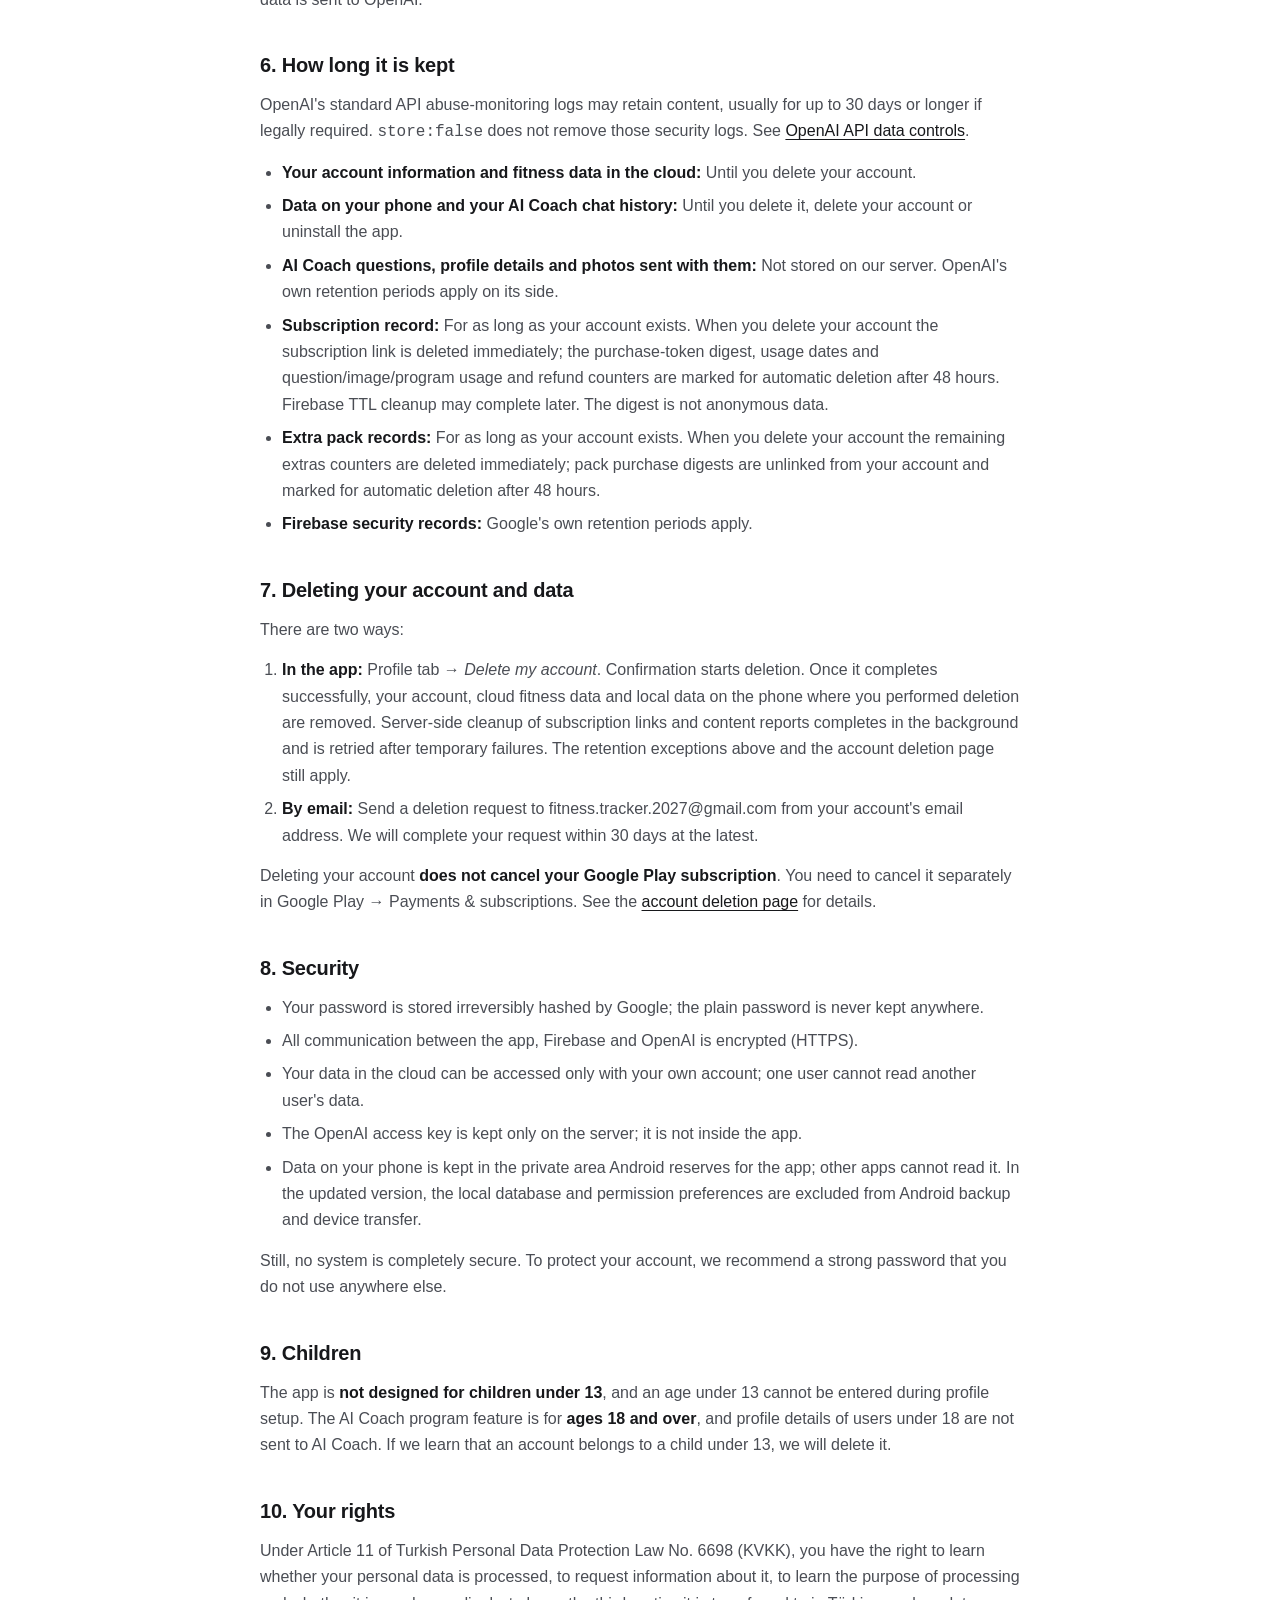
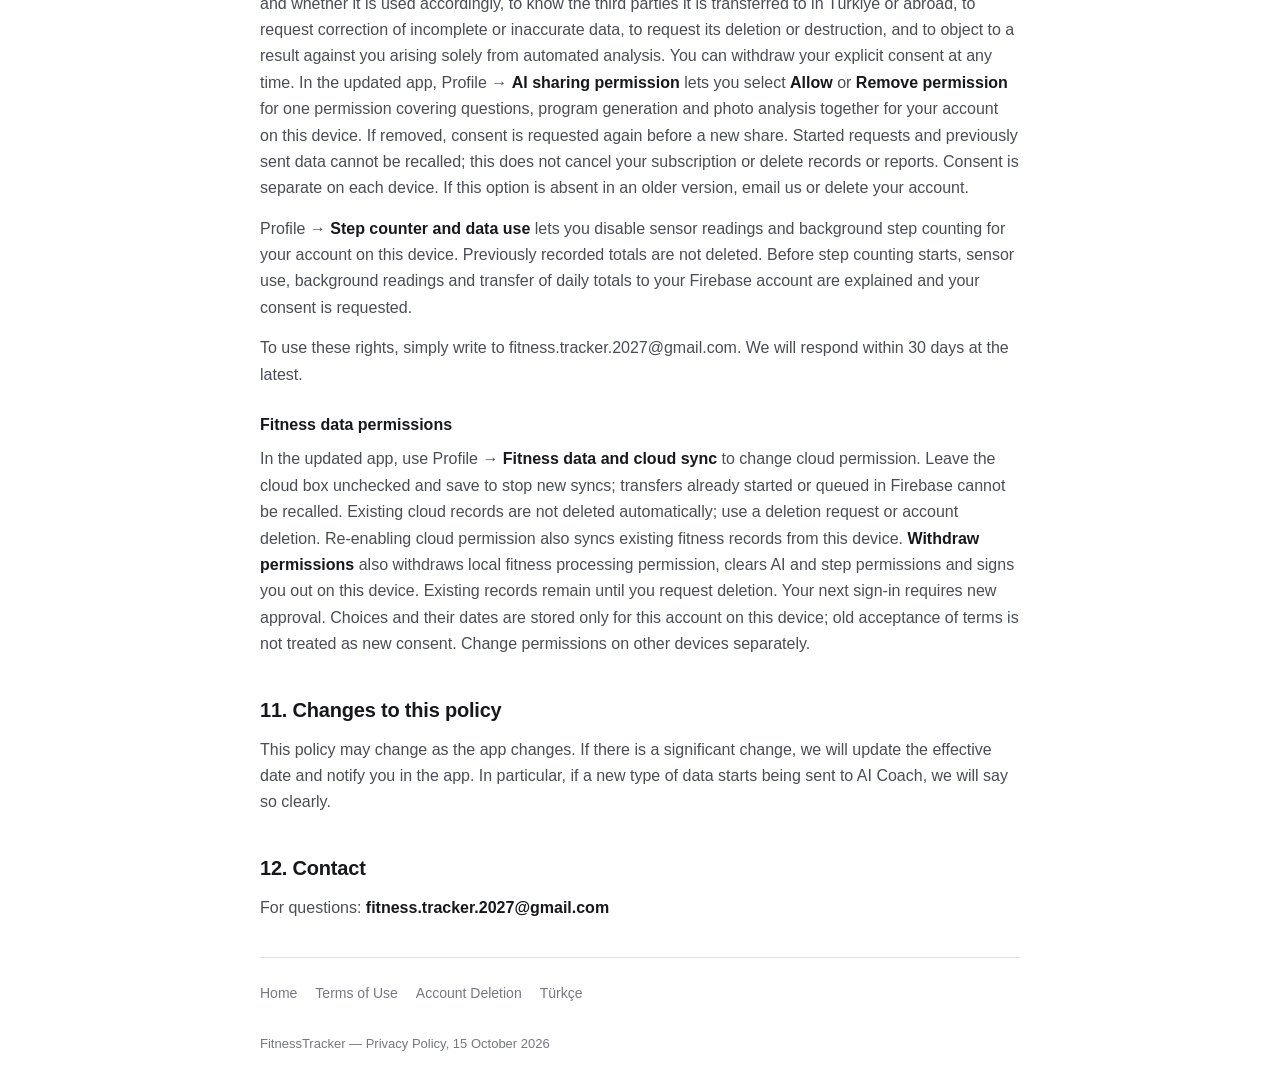
<file: privacy.html>
<!doctype html>
<html lang="en">
<head>
<meta charset="utf-8">
<meta name="viewport" content="width=device-width, initial-scale=1">
<title>Privacy Policy — FitnessTracker</title>
<meta name="description" content="What data FitnessTracker collects, where it is stored, who it is shared with, and how to delete it.">
<link rel="stylesheet" href="ortak.css">
</head>
<body>
<main>

<header class="doc">
  <p class="app-name">FitnessTracker</p>
  <h1>Privacy Policy</h1>
  <p class="updated">Effective date: 15 October 2026</p>
</header>

<p>
  This page explains what information FitnessTracker collects, where it is
  stored, who it is shared with and how you can delete it. We have tried to
  keep it short and to describe what the app actually does.
</p>

<div class="box">
  <p><strong>Summary:</strong> You need an account to use the app. Google Firebase
  Authentication processes account information to create your account and sign
  you in; these operations are separate from optional fitness cloud syncing.
  The fitness data you enter (your profile, meals, workouts, water, step and
  weight logs) is kept on your phone and synced to Google Firebase servers,
  linked to your account, <strong>only with your separate cloud permission</strong>.
  To access those records on another phone, sign in to the same account and
  grant cloud syncing permission on that device.
  <strong>Questions you ask AI Coach</strong> and that day's conversation are sent
  to OpenAI to generate an answer; <strong>if you agree</strong>, your profile
  details (age, height, weight, sex, activity level, goal, daily targets) are
  added so answers fit you. Your name, email address and meal/workout logs are
  not sent, and questions and answers are not stored on our servers. For
  <strong>image analysis</strong>, the photo you pick is, with your consent, resized,
  stripped of location data and sent to OpenAI; it is not stored. Users without Premium
  see Google AdMob ads; your fitness data is not used for ads. No analytics, no selling of data.</p>
</div>

<h2>1. Data controller</h2>

<div class="box">
  <p><strong>Optional content reporting exception:</strong> We do not store
  normal AI requests on our server. If you tap <em>Report</em> in the app and
  confirm, only the selected answer or program text and your account ID are
  stored in Firebase for safety review. Your photo, full conversation, email
  and profile are not added. The selected text may itself contain personal
  or health information. Reports are scheduled for automatic deletion after
  30 days; Firebase TTL deletion may complete later. Reports are also removed
  by server-side account deletion when you delete your account. Reporting
  does not consume AI allowance. Only the developer/authorized operator can
  review reports.</p>
</div>

<p>
  The developer of the app and the data controller for this policy:
</p>
<ul>
  <li><strong>Developer:</strong> Efe Kesler</li>
  <li><strong>App:</strong> FitnessTracker (<code>efekesler.fitness</code>)</li>
  <li><strong>Contact:</strong> fitness.tracker.2027@gmail.com</li>
</ul>

<h2>2. What data we process</h2>

<h3>Account information (Firebase Authentication)</h3>

<p>
  We use Google's Firebase Authentication service to create your account and
  verify your sign-in. It stores:
</p>

<div class="table-wrap">
<table>
  <tr><th>Data</th><th>Why</th></tr>
  <tr><td>Your email address</td><td>To identify your account, let you sign in, and send verification and password reset emails</td></tr>
  <tr><td>Your password (irreversibly hashed)</td><td>To verify your sign-in. The plain password is never stored; <strong>nobody, including the developer, can see it</strong></td></tr>
  <tr><td>Your name</td><td>To address you by name in the app</td></tr>
  <tr><td>Account ID (uid)</td><td>To know which account your data belongs to</td></tr>
  <tr><td>Account creation and last sign-in time</td><td>Recorded automatically by Firebase</td></tr>
  <tr><td>Connection information (such as IP address)</td><td>Recorded automatically by Firebase for security and abuse prevention</td></tr>
</table>
</div>

<p>
  If you choose to sign in with Google, Google tells us <strong>only</strong>
  your name and email address. We do not see your Google password and do not
  access anything else in your Google account (contacts, files, calendar).
</p>

<h3>Your fitness data (Firebase Firestore)</h3>

<p>
Fitness information you enter is stored on your phone. In the updated app,
it is synced to your account through Google Firebase Firestore <strong>only
with separate, optional cloud permission</strong>. You can use fitness
tracking on this device without cloud permission; your records then do not
follow you to another phone. Firestore rules prevent other users from
accessing your account records; an authorized operator can access them for
technical administration. The fitness information processed includes:
</p>

<ul>
  <li><strong>Profile:</strong> your name, email address, age, height, weight,
      sex, activity level and goal type (lose, maintain, gain)</li>
  <li><strong>Goals:</strong> your daily calorie, step and water goals</li>
  <li><strong>Meals:</strong> calories, protein, carbohydrate and fat, meal name
      and your optional note</li>
  <li><strong>Saved meals:</strong> meal templates you define yourself</li>
  <li><strong>Workouts:</strong> type, duration, intensity and calories</li>
  <li><strong>Daily logs:</strong> your step count and water intake</li>
  <li><strong>Weight logs</strong> (with dates)</li>
  <li><strong>Workout programs you save</strong> (programs prepared by AI Coach
      that you chose to save)</li>
</ul>

<p>
  This data may count as <strong>health-related information</strong>. We use it
  only to provide the app's features to you; we do not use it for advertising,
  profiling or sale, and we do not share it with anyone else. Firestore
  security rules allow each account to read and write only its own data.
</p>

<h3>Step counter</h3>

<p>
  To count your steps, the app uses your phone's <strong>step counter
  sensor</strong>, and Android asks you for the <strong>"Physical activity"</strong>
  permission. So that steps are counted while the app is closed, the sensor
  is read in the background roughly every 15 minutes. Only your daily step
  total is stored; your location, route or type of movement is not recorded.
  If you do not grant the permission, the app keeps working; steps are simply
  not counted.
</p>

<h3>AI Coach</h3>

<p>
  AI Coach is offered with a <strong>monthly or yearly subscription</strong> and using it is
  optional. If you use it:
</p>

<ul>
  <li><strong>"Ask AI Coach":</strong> The <strong>text of your question</strong>,
      the app language and, so it can follow the conversation,
      <strong>your earlier questions and answers from the same day</strong> are
      sent through our server (Google Cloud Functions) to <strong>OpenAI</strong>
      to generate an answer. Conversations from previous days are not sent.
      <br><strong>Profile details (only with your consent):</strong> One shared AI permission covers questions, programs and photo analysis. If you agree, your profile's age, height, weight,
      sex, activity level, goal and daily calorie/step/water targets are sent
      with the question so answers fit you. If you decline, no AI request is sent. Profile details of users under 18
      are never sent.
      <br>Your name, email address, account ID and your meal, workout, water,
      step and weight logs are <strong>not included</strong>. Your questions,
      profile details and the answers are <strong>not stored</strong> on our
      server. Your chat history is kept only on your phone, is excluded from
      phone backups, and is deleted when you delete your account.
      <br><em>If you write health information into your question yourself (for
      example an illness, medication or injury), that information is sent to
      OpenAI together with the question. We recommend not including anything
      that identifies you, such as your name or ID number.</em></li>
  <li><strong>Program builder (with the subscription, up to 1 a week):</strong>
      Your answers in the program wizard (goal, level, days per week,
      equipment, sensitive areas), the notes you type at each step and the app
      language are sent through our server to <strong>OpenAI</strong> to create
      your weekly program. With your shared AI <strong>consent</strong>, your profile's <strong>age, height, weight and sex</strong>
      are sent as well; this feature is not available to users under 18.
      <br>Your name, email address, account ID and your meal, workout, water,
      step and weight logs are <strong>not included</strong>. Your answers, notes
      and the program are <strong>not stored</strong> on our server. The program
      is shown on your screen while it is being written; it is saved to your
      account only if you choose <em>Save program</em>.
      <br><em>If you type health information into your notes (for example an
      injury or illness), it is sent to OpenAI together with the request.</em></li>
  <li><strong>Image analysis (with the subscription, up to 2 a day):</strong> The
      <strong>single photo</strong> you pick from your gallery, the analysis type you
      choose (movement and posture, meal, other) and your optional question are
      sent through our server to <strong>OpenAI</strong> for analysis. This also requires your shared AI <strong>consent</strong>.
      <br>Before sending, the photo is resized on your phone (longest side at most
      1024 pixels) and re-saved, which <strong>removes photo metadata (EXIF),
      including location</strong>. The photo is <strong>not stored</strong> on our
      server, in Firebase or anywhere else on your phone; it is sent only for that
      analysis. Your name, email, profile and logs are not included. The app does
      not ask for general access to your gallery; it only sees the photo you pick.
      <br><em>If your face or other people appear in the photo, they are sent as
      part of the image. We recommend not sending photos that identify you or
      others. AI Coach is instructed not to identify people in photos.</em>
      <br>Calorie and nutrient values from meal photos are <strong>estimates</strong>
      and can differ a lot from the real values.</li>
</ul>

<h3>Subscription and payment (Google Play)</h3>

<p>
  You buy the Premium membership (including AI Coach) through <strong>Google Play</strong>. Your
  card details and the payment are handled entirely by Google;
  <strong>we do not see or store your payment information</strong>. To check
  whether your subscription is valid:
</p>

<ul>
  <li>The <strong>purchase token</strong> issued by Google Play is stored on our
      server, linked to your account, and before each AI Coach request we ask
      Google Play whether the subscription is still active. The app itself
      receives this token from Google Play and sends it to our server to
      verify the subscription.</li>
  <li>When you buy an <strong>extra question, program or photo analysis pack</strong>, we store an
      irreversible digest of that purchase's token, the pack type and the date,
      so the same purchase can never grant questions twice, plus a
      <strong>remaining extra questions, programs and analyses counters</strong> linked to your account.
      The token is sent to Google Play for verification.</li>
  <li>To calculate your allowances, we store an irreversible digest (hash) of
      the purchase token, the relevant usage dates and usage counters:
      <strong>3 questions a day, 2 photo analyses a day and 1 program a week</strong>.
      The program week starts on Monday at 00:00 Türkiye time; question and
      photo allowances reset every day at 00:00 Türkiye time. We also store
      daily refund counters to enforce at most 1 technical-failure allowance
      refund per day for each allowance type. These counters do not contain
      the question, answer, program input or photo itself.</li>
</ul>

<h3>Ads (Google AdMob)</h3>

<p>
  Users <strong>without a Premium membership</strong> see full-screen ads at
  screen transitions in the app. Ads are served by <strong>Google AdMob</strong>.
  Premium members do not see ads.
</p>

<ul>
  <li>To show and measure ads and to prevent fraudulent clicks, Google
      processes your phone's <strong>advertising ID</strong>, device and app
      information (such as device model, operating system, language and IP
      address) and your interactions with ads.</li>
  <li>In regions that require consent, such as the European Economic Area,
      the United Kingdom and Switzerland, Google's consent dialog is shown
      before ads are loaded, where you can make your choice.</li>
  <li><strong>Your fitness and health data</strong> (profile, meals, workouts,
      water, steps and weight logs), your AI Coach questions, your photos, your
      name and your email address are <strong>not shared with the ad
      provider</strong> and are not used to target ads.</li>
  <li>You can turn off personalized ads, and reset or delete your advertising
      ID, in your phone's <strong>Settings → Google → Ads</strong> (or Settings
      → Privacy → Ads).</li>
</ul>

<p>
  How Google uses data in ads:
  <a href="https://policies.google.com/technologies/ads">policies.google.com/technologies/ads</a>.
</p>

<h2>3. What we do not collect</h2>

<p>The app does <strong>not request, read or collect</strong>:</p>
<ul>
  <li>Your location</li>
  <li>Your contacts, messages or files</li>
  <li>Other apps on your phone</li>
  <li>Camera or microphone</li>
  <li>Other health sensors such as heart rate (only the step counter is used)</li>
  <li>Your card or bank details</li>
</ul>

<p>
  Permissions the app requests: <strong>internet access</strong> (for sign-in,
  syncing your data, AI Coach and ads), <strong>physical activity</strong> (for the
  step counter) and <strong>advertising ID</strong> (for ads only; see "Ads").
</p>

<p>
  Apart from the Google AdMob ads shown to users without Premium, the app has
  <strong>no analytics or tracking tools</strong> (no Google Analytics, Firebase Analytics, Crashlytics or
  similar). Your usage habits are not tracked.
</p>

<h2>4. Why we process data</h2>

<ul>
  <li><strong>Performance of a contract:</strong> The app does not work without
      an account, so account creation and sign-in information are processed.
      Email/password registration requires a password; Google sign-in does not
      require a separate app password, and we do not receive your Google password.
      Verifying your
      subscription and counting your daily allowance are needed to provide the
      service you paid for.</li>
  <li><strong>Legitimate interest:</strong> The connection records kept by
      Firebase are for preventing account abuse. Keeping the purchase-token
      digest for 48 hours after account deletion prevents the usage allowance from being reset by deleting and recreating an
      account.</li>
  <li><strong>Explicit consent:</strong> Separate approval is requested to
      process fitness and health data on this device for target calculations,
      tracking and displaying records. Cloud storage and cross-device syncing
      have a second, optional choice. Accepting the terms or reading this
      policy does not replace these approvals. Declining cloud permission
      does not prevent fitness tracking on this device. Sending questions,
      conversations, program inputs, permitted profile fields and selected
      photos to OpenAI is disclosed separately and requires the separate AI
      sharing permission. Step-sensor use also requires a separate choice.</li>
</ul>

<h2>5. Who it is shared with</h2>

<p>
  We <strong>do not sell</strong> your data and we do not <strong>share</strong>
  your fitness data for advertising. We use these service providers:
</p>

<div class="table-wrap">
<table>
  <tr><th>Provider</th><th>Purpose</th><th>Which data</th></tr>
  <tr><td><strong>Google Firebase</strong> (Authentication, Firestore, Cloud Functions)</td>
      <td>Account, storing and syncing your data, AI Coach server</td>
      <td>Account information, your fitness data, subscription records</td></tr>
  <tr><td><strong>Google Play</strong></td>
      <td>Selling the subscription, payment and subscription verification</td>
      <td>Purchase information (Google takes the payment)</td></tr>
  <tr><td><strong>OpenAI</strong></td>
      <td>Generating AI Coach answers</td>
      <td>Your question text, the language, that day's conversation; with your consent, your profile details (no name or email); for image analysis, with your consent, your resized photo without location data</td></tr>
  <tr><td><strong>Google AdMob</strong></td>
      <td>Showing and measuring ads for users without Premium</td>
      <td>Advertising ID, device/app information, IP address, ad interactions (no fitness data, AI content, name or email)</td></tr>
</table>
</div>

<p>
  Google's privacy policy:
  <a href="https://policies.google.com/privacy">policies.google.com/privacy</a> ·
  OpenAI's privacy policy:
  <a href="https://openai.com/policies/privacy-policy">openai.com/policies/privacy-policy</a>.
  The app asks OpenAI not to store questions on its side; under its own
  policy OpenAI may keep this data for a limited time to prevent abuse, and
  states that it does not use data sent through its API to train its models
  by default.
</p>

<p>
  Apart from this, we do not share any information with anyone unless
  required by law (for example a court order).
</p>

<h3>International transfers</h3>

<p>
Google (including Firebase, Google Play and AdMob) and OpenAI servers may be outside Türkiye, including in the United
States. Firebase account and subscription services, and cloud syncing or AI
sharing you permit, may involve these providers processing the relevant
data abroad. <strong>Creating an account or reading this policy does not
constitute explicit consent to international transfers.</strong> Processing
permissions do not replace the legal requirements for international
transfers. If you do not use AI Coach, no data is sent to OpenAI.
</p>

<h2>6. How long it is kept</h2>

<p>OpenAI's standard API abuse-monitoring logs may retain content, usually
for up to 30 days or longer if legally required. <code>store:false</code>
does not remove those security logs. See
<a href="https://developers.openai.com/api/docs/guides/your-data">OpenAI API data controls</a>.</p>

<ul>
  <li><strong>Your account information and fitness data in the cloud:</strong>
      Until you delete your account.</li>
  <li><strong>Data on your phone and your AI Coach chat history:</strong> Until
      you delete it, delete your account or uninstall the app.</li>
  <li><strong>AI Coach questions, profile details and photos sent with them:</strong> Not
      stored on our server. OpenAI's own retention periods apply on its side.</li>
  <li><strong>Subscription record:</strong> For as long as your account exists.
      When you delete your account the subscription link is deleted
      immediately; the purchase-token digest, usage dates and question/image/program usage and refund counters
      are marked for automatic deletion after 48 hours. Firebase TTL cleanup
      may complete later. The digest is not anonymous data.</li>
  <li><strong>Extra pack records:</strong> For as long as your account
      exists. When you delete your account the remaining extras
      counters are deleted immediately; pack purchase digests are unlinked from
      your account and marked for automatic deletion after 48 hours.</li>
  <li><strong>Firebase security records:</strong> Google's own retention periods
      apply.</li>
</ul>

<h2>7. Deleting your account and data</h2>

<p>There are two ways:</p>

<ol>
  <li><strong>In the app:</strong> Profile tab → <em>Delete my account</em>.
      Confirmation starts deletion. Once it completes successfully, your
      account, cloud fitness data and local data on the phone where you
      performed deletion are removed. Server-side cleanup of subscription
      links and content reports completes in the background and is retried
      after temporary failures. The retention exceptions above and the
      account deletion page still apply.</li>
  <li><strong>By email:</strong> Send a deletion request to
      fitness.tracker.2027@gmail.com from your account's email address. We will
      complete your request within 30 days at the latest.</li>
</ol>

<p>
  Deleting your account <strong>does not cancel your Google Play
  subscription</strong>. You need to cancel it separately in Google Play →
  Payments &amp; subscriptions. See the <a href="delete-account.html">account
  deletion page</a> for details.
</p>

<h2>8. Security</h2>

<ul>
  <li>Your password is stored irreversibly hashed by Google; the plain password
      is never kept anywhere.</li>
  <li>All communication between the app, Firebase and OpenAI is encrypted
      (HTTPS).</li>
  <li>Your data in the cloud can be accessed only with your own account; one
      user cannot read another user's data.</li>
  <li>The OpenAI access key is kept only on the server; it is not inside the
      app.</li>
  <li>Data on your phone is kept in the private area Android reserves for the
      app; other apps cannot read it. In the updated version, the local
      database and permission preferences are excluded from Android backup and device transfer.</li>
</ul>

<p>
  Still, no system is completely secure. To protect your account, we
  recommend a strong password that you do not use anywhere else.
</p>

<h2>9. Children</h2>

<p>
  The app is <strong>not designed for children under 13</strong>, and an age
  under 13 cannot be entered during profile setup. The AI Coach program
  feature is for <strong>ages 18 and over</strong>, and profile details of users
  under 18 are not sent to AI Coach. If we learn that an account
  belongs to a child under 13, we will delete it.
</p>

<h2>10. Your rights</h2>

<p>
  Under Article 11 of Turkish Personal Data Protection Law No. 6698 (KVKK),
  you have the right to learn whether your personal data is processed, to
  request information about it, to learn the purpose of processing and
  whether it is used accordingly, to know the third parties it is transferred
  to in Türkiye or abroad, to request correction of incomplete or inaccurate
  data, to request its deletion or destruction, and to object to a result
  against you arising solely from automated analysis. You can withdraw your
  explicit consent at any time. In the updated app, Profile →
  <strong>AI sharing permission</strong> lets you select <strong>Allow</strong>
  or <strong>Remove permission</strong> for one permission covering questions,
  program generation and photo analysis together for your account on this device.
  If removed, consent is requested again before a new share. Started
  requests and previously sent data cannot be recalled; this does not cancel
  your subscription or delete records or reports. Consent is separate on
  each device. If this option is absent in an older version, email us or
  delete your account.
</p>

<p>Profile → <strong>Step counter and data use</strong> lets you disable sensor
readings and background step counting for your account on this device.
Previously recorded totals are not deleted. Before step counting starts,
sensor use, background readings and transfer of daily totals to your Firebase
account are explained and your consent is requested.</p>

<p>
  To use these rights, simply write to fitness.tracker.2027@gmail.com. We will
  respond within 30 days at the latest.
</p>

<h3>Fitness data permissions</h3>
<p>In the updated app, use Profile → <strong>Fitness data and cloud sync</strong>
to change cloud permission. Leave the cloud box unchecked and save to stop
new syncs; transfers already started or queued in Firebase cannot be recalled.
Existing cloud records are not deleted automatically; use a deletion request
or account deletion. Re-enabling cloud permission also syncs existing fitness
records from this device. <strong>Withdraw permissions</strong> also withdraws
local fitness processing permission, clears AI and step permissions and signs
you out on this device. Existing records remain until you request deletion.
Your next sign-in requires new approval. Choices and their dates are stored
only for this account on this device; old acceptance of terms is not treated
as new consent. Change permissions on other devices separately.</p>

<h2>11. Changes to this policy</h2>

<p>
  This policy may change as the app changes. If there is a significant change,
  we will update the effective date and notify you in the app. In particular,
  if a new type of data starts being sent to AI Coach, we will say so clearly.
</p>

<h2>12. Contact</h2>

<p>
  For questions: <strong>fitness.tracker.2027@gmail.com</strong>
</p>

<nav class="nav">
  <a href="index.html">Home</a>
  <a href="terms.html">Terms of Use</a>
  <a href="delete-account.html">Account Deletion</a>
  <a href="gizlilik.html">Türkçe</a>
</nav>

<footer class="doc">
  FitnessTracker — Privacy Policy, 15 October 2026
</footer>

</main>
</body>
</html>
</file>
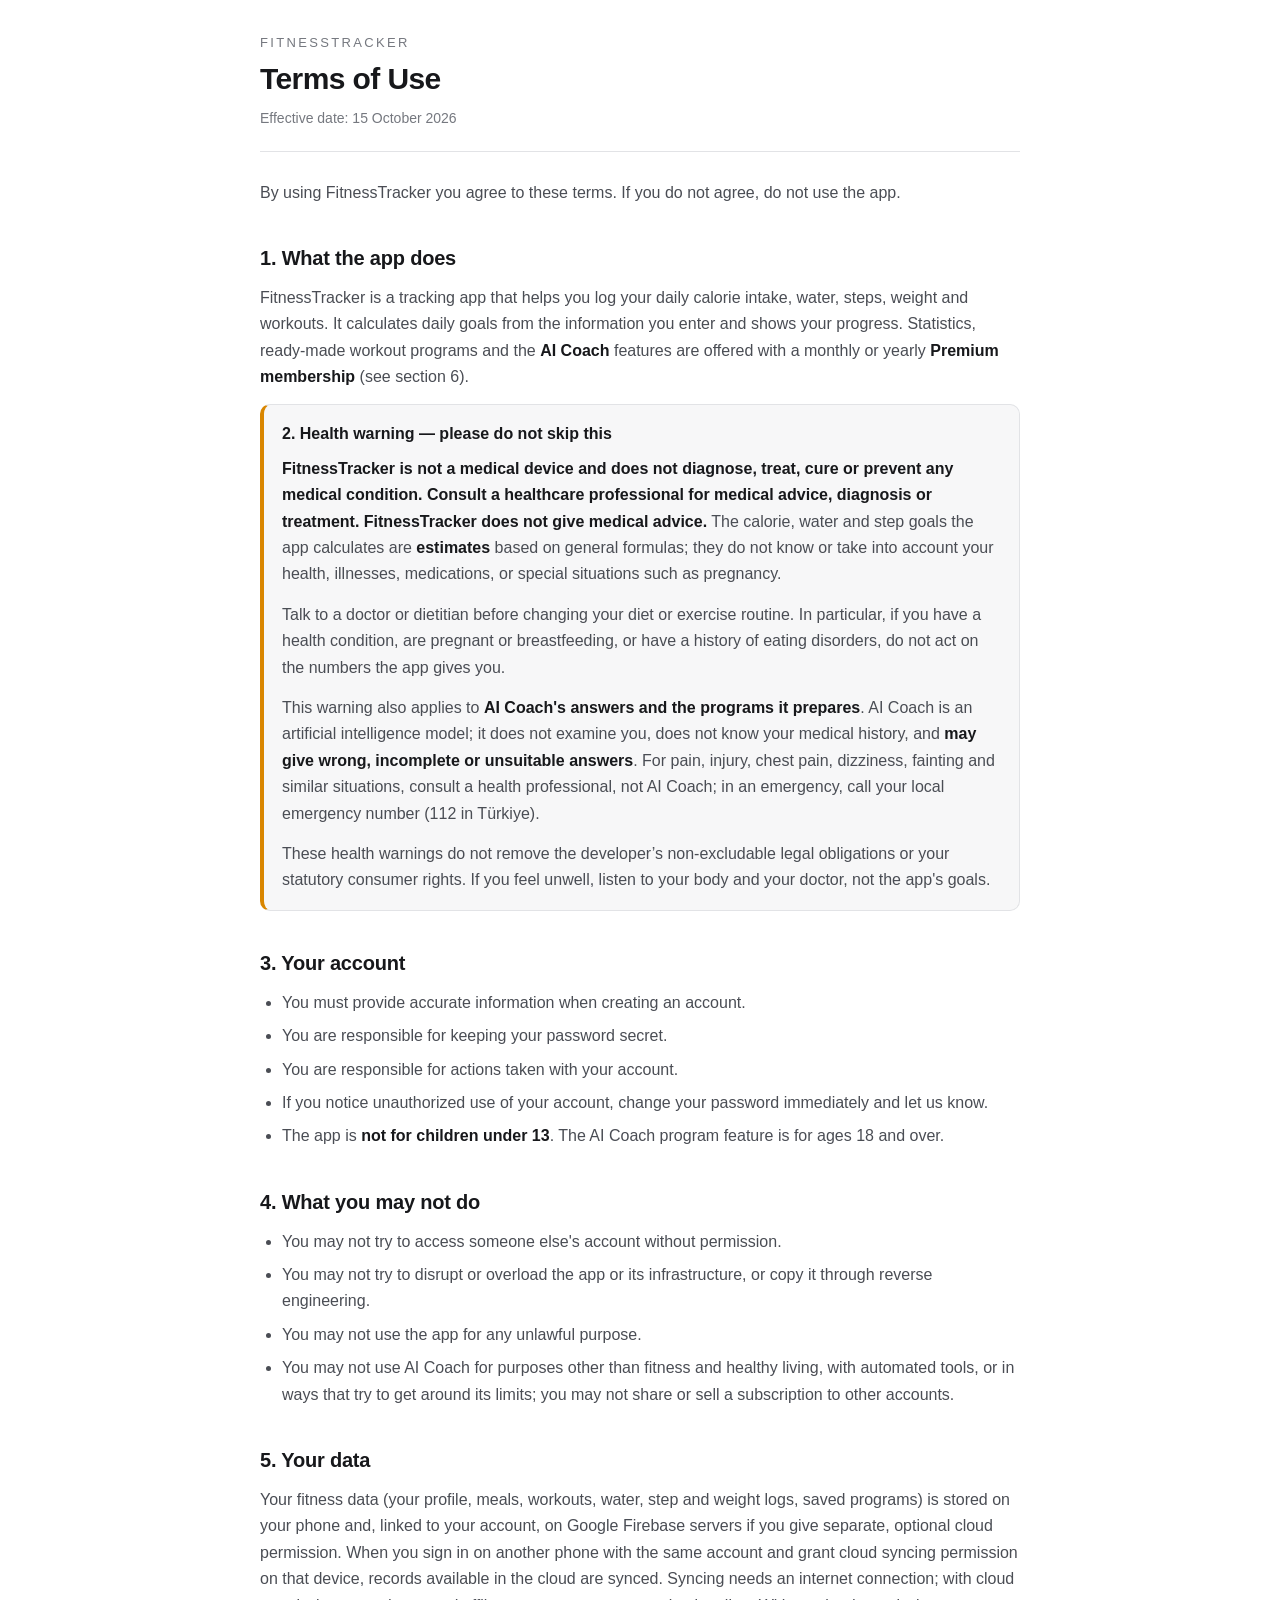
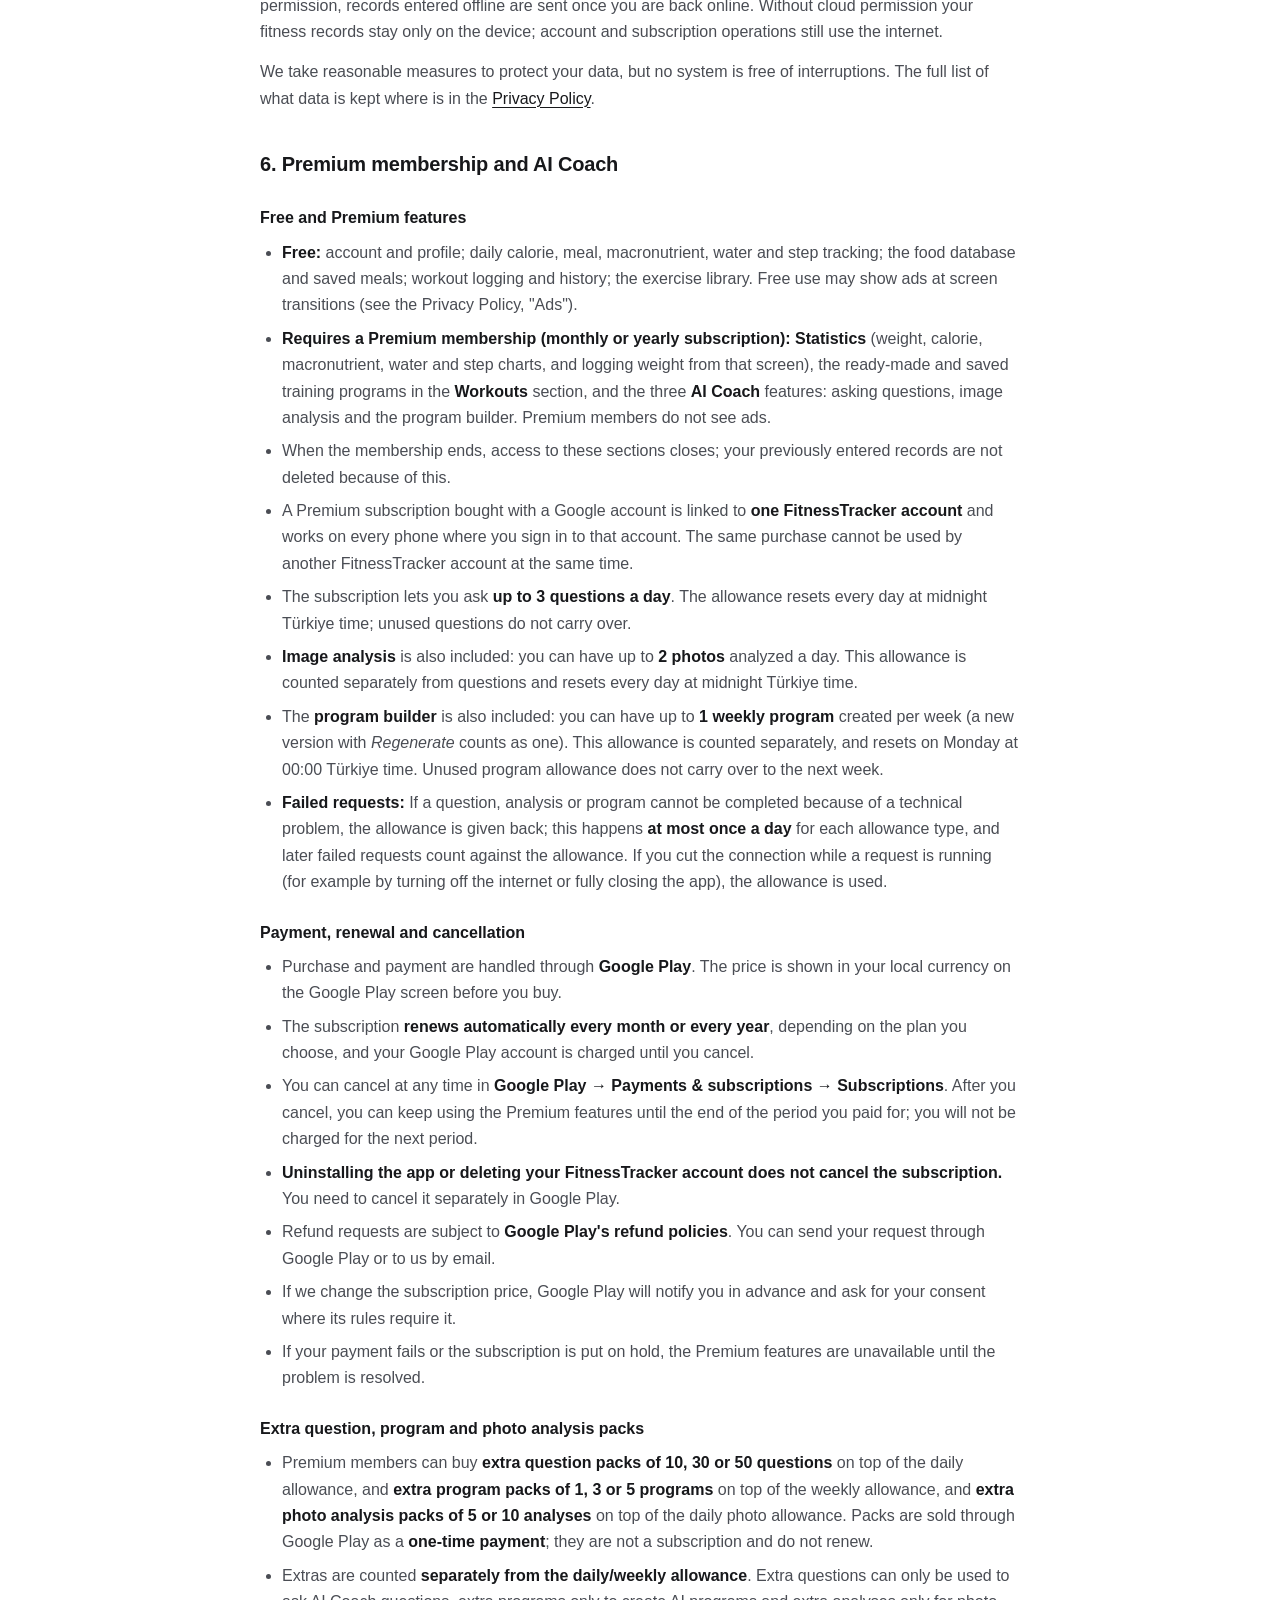
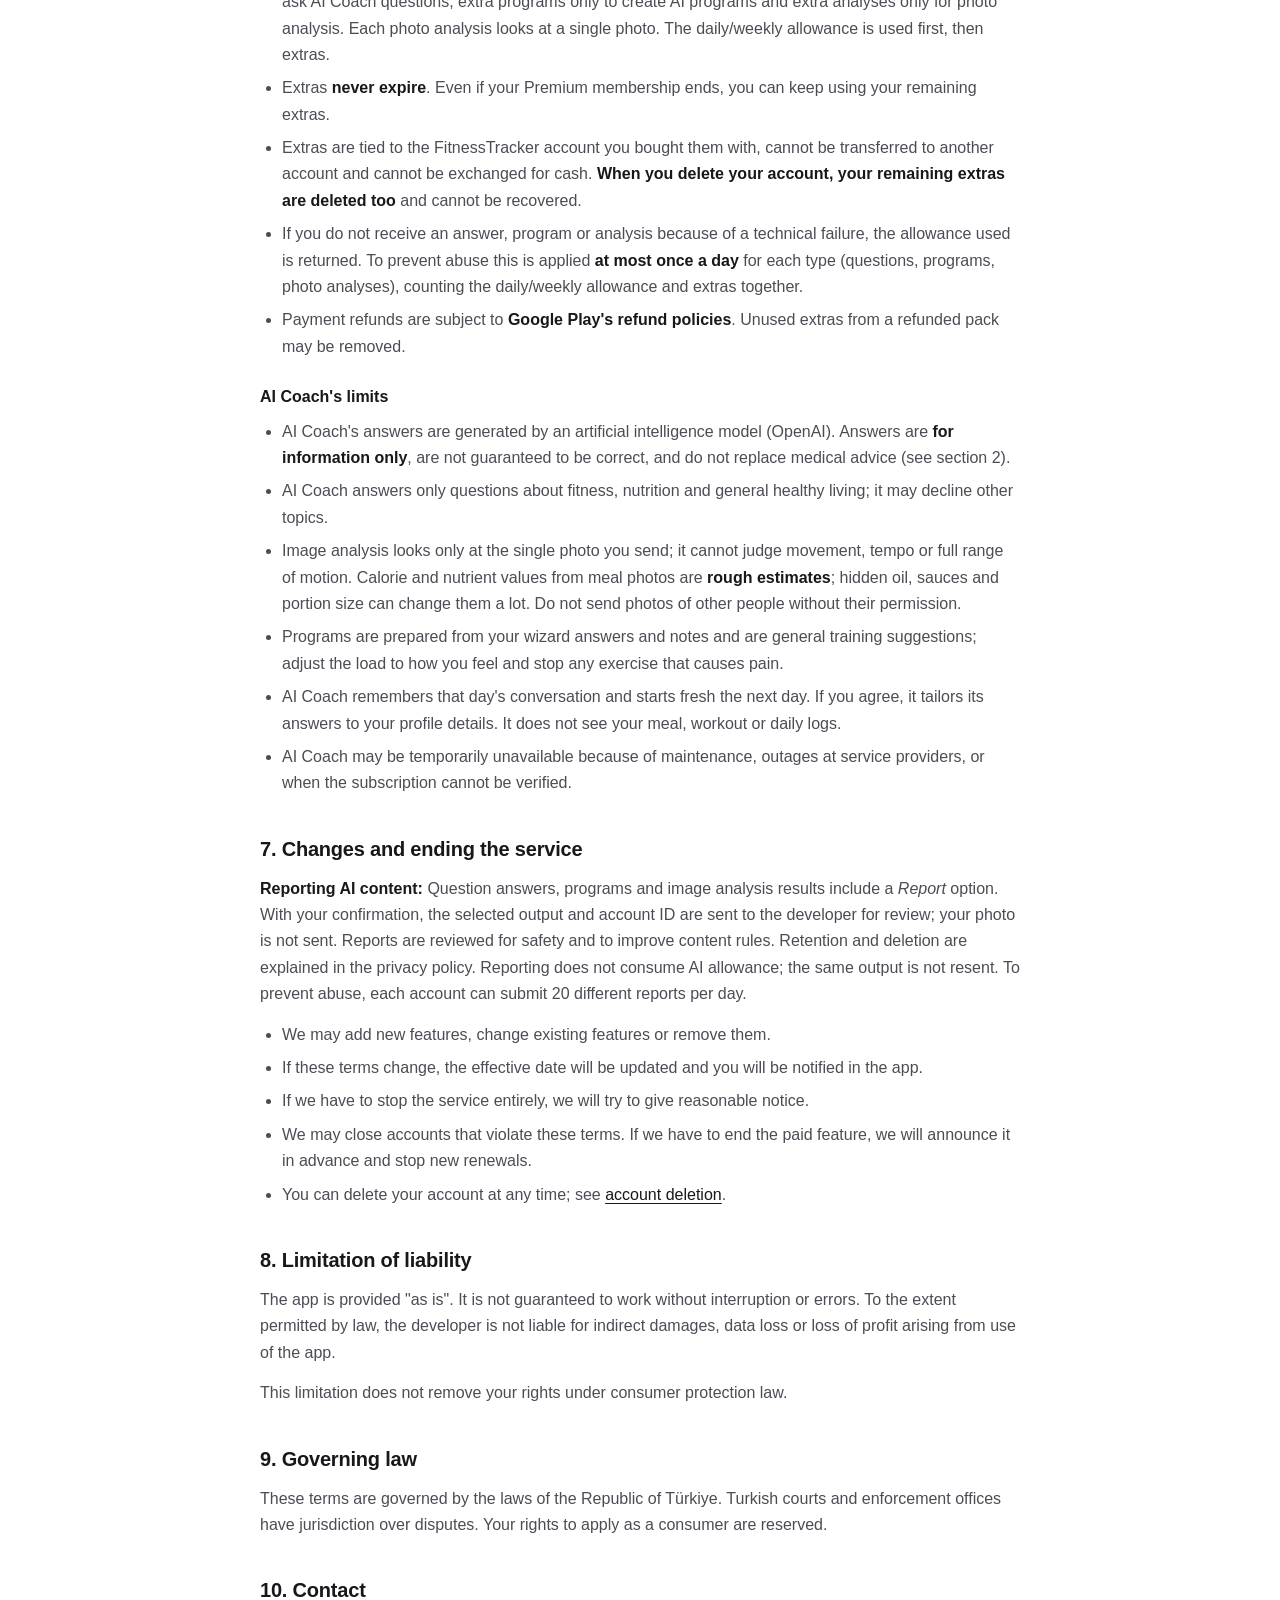
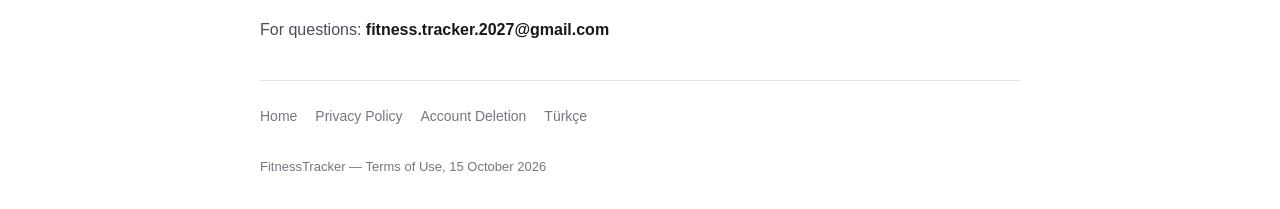
<file: terms.html>
<!doctype html>
<html lang="en">
<head>
<meta charset="utf-8">
<meta name="viewport" content="width=device-width, initial-scale=1">
<title>Terms of Use — FitnessTracker</title>
<meta name="description" content="Terms of use for the FitnessTracker app.">
<link rel="stylesheet" href="ortak.css">
</head>
<body>
<main>

<header class="doc">
  <p class="app-name">FitnessTracker</p>
  <h1>Terms of Use</h1>
  <p class="updated">Effective date: 15 October 2026</p>
</header>

<p>
  By using FitnessTracker you agree to these terms. If you do not agree, do
  not use the app.
</p>

<h2>1. What the app does</h2>

<p>
  FitnessTracker is a tracking app that helps you log your daily calorie
  intake, water, steps, weight and workouts. It calculates daily goals from
  the information you enter and shows your progress. Statistics, ready-made
  workout programs and the <strong>AI Coach</strong> features are offered with a
  monthly or yearly <strong>Premium membership</strong> (see section 6).
</p>

<div class="box warn">
  <h3 style="margin-top:0">2. Health warning — please do not skip this</h3>
  <p>
    <strong>FitnessTracker is not a medical device and does not diagnose,
    treat, cure or prevent any medical condition. Consult a healthcare
    professional for medical advice, diagnosis or treatment.</strong>
    <strong>FitnessTracker does not give medical
    advice.</strong> The calorie, water and step goals the app calculates are
    <strong>estimates</strong> based on general formulas; they do not know or
    take into account your health, illnesses, medications, or special
    situations such as pregnancy.
  </p>
  <p>
    Talk to a doctor or dietitian before changing your diet or exercise
    routine. In particular, if you have a health condition, are pregnant or
    breastfeeding, or have a history of eating disorders, do not act on the
    numbers the app gives you.
  </p>
  <p>
    This warning also applies to <strong>AI Coach's answers and the programs it
    prepares</strong>. AI Coach is an artificial intelligence model; it does not
    examine you, does not know your medical history, and <strong>may give wrong,
    incomplete or unsuitable answers</strong>. For pain, injury, chest pain,
    dizziness, fainting and similar situations, consult a health professional,
    not AI Coach; in an emergency, call your local emergency number (112 in
    Türkiye).
  </p>
  <p>
    These health warnings do not remove the developer’s non-excludable legal
    obligations or your statutory consumer rights. If you feel unwell, listen to your body and your doctor, not
    the app's goals.
  </p>
</div>

<h2>3. Your account</h2>

<ul>
  <li>You must provide accurate information when creating an account.</li>
  <li>You are responsible for keeping your password secret.</li>
  <li>You are responsible for actions taken with your account.</li>
  <li>If you notice unauthorized use of your account, change your password
      immediately and let us know.</li>
  <li>The app is <strong>not for children under 13</strong>. The AI Coach program
      feature is for ages 18 and over.</li>
</ul>

<h2>4. What you may not do</h2>

<ul>
  <li>You may not try to access someone else's account without permission.</li>
  <li>You may not try to disrupt or overload the app or its infrastructure,
      or copy it through reverse engineering.</li>
  <li>You may not use the app for any unlawful purpose.</li>
  <li>You may not use AI Coach for purposes other than fitness and healthy
      living, with automated tools, or in ways that try to get around its
      limits; you may not share or sell a subscription to other accounts.</li>
</ul>

<h2>5. Your data</h2>

<p>
  Your fitness data (your profile, meals, workouts, water, step and weight
  logs, saved programs) is stored on your phone and, linked to your account,
  on Google Firebase servers if you give separate, optional cloud permission.
  When you sign in on another phone with the same account and grant cloud
  syncing permission on that device, records available in the cloud are
  synced. Syncing needs an internet connection; with cloud permission,
  records entered offline are sent once you are back online. Without cloud permission your fitness records
  stay only on the device; account and subscription operations still use the
  internet.
</p>

<p>
  We take reasonable measures to protect your data, but no system is free of
  interruptions. The full list of what data is kept where is in the
  <a href="privacy.html">Privacy Policy</a>.
</p>

<h2>6. Premium membership and AI Coach</h2>

<h3>Free and Premium features</h3>

<ul>
  <li><strong>Free:</strong> account and profile; daily calorie, meal,
      macronutrient, water and step tracking; the food database and saved
      meals; workout logging and history; the exercise library. Free use may
      show ads at screen transitions (see the Privacy Policy, "Ads").</li>
  <li><strong>Requires a Premium membership (monthly or yearly subscription):</strong>
      <strong>Statistics</strong> (weight, calorie, macronutrient, water and step
      charts, and logging weight from that screen), the ready-made and saved
      training programs in the <strong>Workouts</strong> section, and the three
      <strong>AI Coach</strong> features: asking questions, image analysis and
      the program builder. Premium members do not see ads.</li>
  <li>When the membership ends, access to these sections closes; your
      previously entered records are not deleted because of this.</li>
  <li>A Premium subscription bought with a Google account is
      linked to <strong>one FitnessTracker account</strong> and works on every
      phone where you sign in to that account. The same purchase cannot be used
      by another FitnessTracker account at the same time.</li>
  <li>The subscription lets you ask <strong>up to 3 questions a day</strong>. The
      allowance resets every day at midnight Türkiye time; unused questions do
      not carry over.</li>
  <li><strong>Image analysis</strong> is also included: you can have up to
      <strong>2 photos</strong> analyzed a day. This allowance is counted separately
      from questions and resets every day at midnight Türkiye time.</li>
  <li>The <strong>program builder</strong> is also included: you can have up to
      <strong>1 weekly program</strong> created per week (a new version with
      <em>Regenerate</em> counts as one). This allowance is counted separately,
      and resets on Monday at 00:00 Türkiye time. Unused program allowance
      does not carry over to the next week.</li>
  <li><strong>Failed requests:</strong> If a question, analysis or program cannot
      be completed because of a technical problem, the allowance is given back;
      this happens <strong>at most once a day</strong> for each allowance type,
      and later failed requests count against the allowance. If you cut the
      connection while a request is running (for example by turning off the
      internet or fully closing the app), the allowance is used.</li>
</ul>

<h3>Payment, renewal and cancellation</h3>

<ul>
  <li>Purchase and payment are handled through <strong>Google Play</strong>. The
      price is shown in your local currency on the Google Play screen before
      you buy.</li>
  <li>The subscription <strong>renews automatically every month or every year</strong>, depending on the plan you choose, and your
      Google Play account is charged until you cancel.</li>
  <li>You can cancel at any time in <strong>Google Play → Payments &amp;
      subscriptions → Subscriptions</strong>. After you cancel, you can keep
      using the Premium features until the end of the period you paid for;
      you will not be charged for the next period.</li>
  <li><strong>Uninstalling the app or deleting your FitnessTracker account does
      not cancel the subscription.</strong> You need to cancel it separately in
      Google Play.</li>
  <li>Refund requests are subject to <strong>Google Play's refund
      policies</strong>. You can send your request through Google Play or to us
      by email.</li>
  <li>If we change the subscription price, Google Play will notify you in
      advance and ask for your consent where its rules require it.</li>
  <li>If your payment fails or the subscription is put on hold, the Premium
      features are unavailable until the problem is resolved.</li>
</ul>

<h3>Extra question, program and photo analysis packs</h3>

<ul>
  <li>Premium members can buy <strong>extra question packs of 10, 30 or 50
      questions</strong> on top of the daily allowance, and <strong>extra program
      packs of 1, 3 or 5 programs</strong> on top of the weekly allowance, and
      <strong>extra photo analysis packs of 5 or 10 analyses</strong> on top of
      the daily photo allowance. Packs
      are sold through Google Play as a <strong>one-time payment</strong>; they
      are not a subscription and do not renew.</li>
  <li>Extras are counted <strong>separately from the daily/weekly
      allowance</strong>. Extra questions can only be used to ask AI Coach
      questions, extra programs only to create AI programs and extra analyses
      only for photo analysis. Each photo analysis looks at a single photo. The daily/weekly
      allowance is used first, then extras.</li>
  <li>Extras <strong>never expire</strong>. Even if your Premium membership
      ends, you can keep using your remaining extras.</li>
  <li>Extras are tied to the FitnessTracker account you bought them with,
      cannot be transferred to another account and cannot be exchanged for
      cash. <strong>When you delete your account, your remaining extras are
      deleted too</strong> and cannot be recovered.</li>
  <li>If you do not receive an answer, program or analysis because of a technical
      failure, the allowance used is returned. To prevent abuse this is applied
      <strong>at most once a day</strong> for each type (questions, programs, photo analyses),
      counting the daily/weekly allowance and extras together.</li>
  <li>Payment refunds are subject to <strong>Google Play's refund
      policies</strong>. Unused extras from a refunded pack may be removed.</li>
</ul>

<h3>AI Coach's limits</h3>

<ul>
  <li>AI Coach's answers are generated by an artificial intelligence model
      (OpenAI). Answers are <strong>for information only</strong>, are not
      guaranteed to be correct, and do not replace medical advice (see
      section 2).</li>
  <li>AI Coach answers only questions about fitness, nutrition and general
      healthy living; it may decline other topics.</li>
  <li>Image analysis looks only at the single photo you send; it cannot judge
      movement, tempo or full range of motion. Calorie and nutrient values from
      meal photos are <strong>rough estimates</strong>; hidden oil, sauces and
      portion size can change them a lot. Do not send photos of other people
      without their permission.</li>
  <li>Programs are prepared from your wizard answers and notes and are general
      training suggestions; adjust the load to how you feel and stop any
      exercise that causes pain.</li>
  <li>AI Coach remembers that day's conversation and starts fresh the next day.
      If you agree, it tailors its answers to your profile details. It does not
      see your meal, workout or daily logs.</li>
  <li>AI Coach may be temporarily unavailable because of maintenance, outages
      at service providers, or when the subscription cannot be verified.</li>
</ul>

<h2>7. Changes and ending the service</h2>

<p><strong>Reporting AI content:</strong> Question answers, programs and image
analysis results include a <em>Report</em> option. With your confirmation,
the selected output and account ID are sent to the developer for review;
your photo is not sent. Reports are reviewed for safety and to improve
content rules. Retention and deletion are explained in the privacy policy.
Reporting does not consume AI allowance; the same output is not resent.
To prevent abuse, each account can submit 20 different reports per day.</p>

<ul>
  <li>We may add new features, change existing features or remove them.</li>
  <li>If these terms change, the effective date will be updated and you will be
      notified in the app.</li>
  <li>If we have to stop the service entirely, we will try to give reasonable
      notice.</li>
  <li>We may close accounts that violate these terms. If we have to end the
      paid feature, we will announce it in advance and stop new renewals.</li>
  <li>You can delete your account at any time; see
      <a href="delete-account.html">account deletion</a>.</li>
</ul>

<h2>8. Limitation of liability</h2>

<p>
  The app is provided "as is". It is not guaranteed to work without
  interruption or errors. To the extent permitted by law, the developer is not
  liable for indirect damages, data loss or loss of profit arising from use of
  the app.
</p>

<p>
  This limitation does not remove your rights under consumer protection law.
</p>

<h2>9. Governing law</h2>

<p>
  These terms are governed by the laws of the Republic of Türkiye. Turkish
  courts and enforcement offices have jurisdiction over disputes. Your rights
  to apply as a consumer are reserved.
</p>

<h2>10. Contact</h2>

<p>
  For questions: <strong>fitness.tracker.2027@gmail.com</strong>
</p>

<nav class="nav">
  <a href="index.html">Home</a>
  <a href="privacy.html">Privacy Policy</a>
  <a href="delete-account.html">Account Deletion</a>
  <a href="kosullar.html">Türkçe</a>
</nav>

<footer class="doc">
  FitnessTracker — Terms of Use, 15 October 2026
</footer>

</main>
</body>
</html>
</file>
<file: ortak.css>
/* FitnessTracker yasal sayfalari - ortak stil.
   Her sayfa bunu <link> ile cagiriyor; tek dosyadan degistiriliyor. */

:root {
  color-scheme: light dark;
  --bg: #ffffff;
  --panel: #f7f7f8;
  --ink: #17181b;
  --ink-2: #4a4d54;
  --ink-3: #75787f;
  --rule: #e2e3e6;
  --accent: #17181b;
}

@media (prefers-color-scheme: dark) {
  :root {
    --bg: #0f1012;
    --panel: #17181b;
    --ink: #f0f1f3;
    --ink-2: #b9bcc2;
    --ink-3: #85888f;
    --rule: #2a2b2f;
    --accent: #ffffff;
  }
}

* { box-sizing: border-box; }

body {
  margin: 0;
  padding-block: 32px;
  padding-inline: 20px;
  background: var(--bg);
  color: var(--ink);
  font: 16px/1.65 -apple-system, BlinkMacSystemFont, "Segoe UI", Roboto, sans-serif;
}

main { max-width: 760px; margin: 0 auto; }

header.doc {
  border-bottom: 1px solid var(--rule);
  padding-bottom: 20px;
  margin-bottom: 28px;
}

.app-name {
  font-size: 13px;
  letter-spacing: .18em;
  text-transform: uppercase;
  color: var(--ink-3);
  margin: 0 0 8px;
}

h1 { font-size: 30px; line-height: 1.2; margin: 0 0 10px; letter-spacing: -.02em; }
h2 { font-size: 20px; margin: 36px 0 10px; letter-spacing: -.01em; }
h3 { font-size: 16px; margin: 24px 0 8px; }

.updated { color: var(--ink-3); font-size: 14px; margin: 0; }

p { margin: 0 0 14px; color: var(--ink-2); }
li { color: var(--ink-2); margin-bottom: 7px; }
ul, ol { padding-left: 22px; margin: 0 0 14px; }

strong { color: var(--ink); font-weight: 600; }

a { color: var(--ink); text-underline-offset: 3px; }

table {
  width: 100%;
  border-collapse: collapse;
  margin: 0 0 18px;
  font-size: 15px;
}
th, td {
  text-align: left;
  padding: 10px 12px;
  border-bottom: 1px solid var(--rule);
  vertical-align: top;
  color: var(--ink-2);
}
th { color: var(--ink); font-weight: 600; background: var(--panel); }

.box {
  background: var(--panel);
  border: 1px solid var(--rule);
  border-radius: 10px;
  padding: 16px 18px;
  margin: 0 0 18px;
}
.box p:last-child { margin-bottom: 0; }

.warn { border-left: 4px solid #d98600; }

.nav {
  display: flex;
  flex-wrap: wrap;
  gap: 8px 18px;
  padding-top: 24px;
  margin-top: 36px;
  border-top: 1px solid var(--rule);
  font-size: 14px;
}
.nav a { color: var(--ink-3); text-decoration: none; }
.nav a:hover { color: var(--ink); text-decoration: underline; }

footer.doc {
  margin-top: 28px;
  color: var(--ink-3);
  font-size: 13px;
}

.table-wrap { overflow-x: auto; }
</file>
